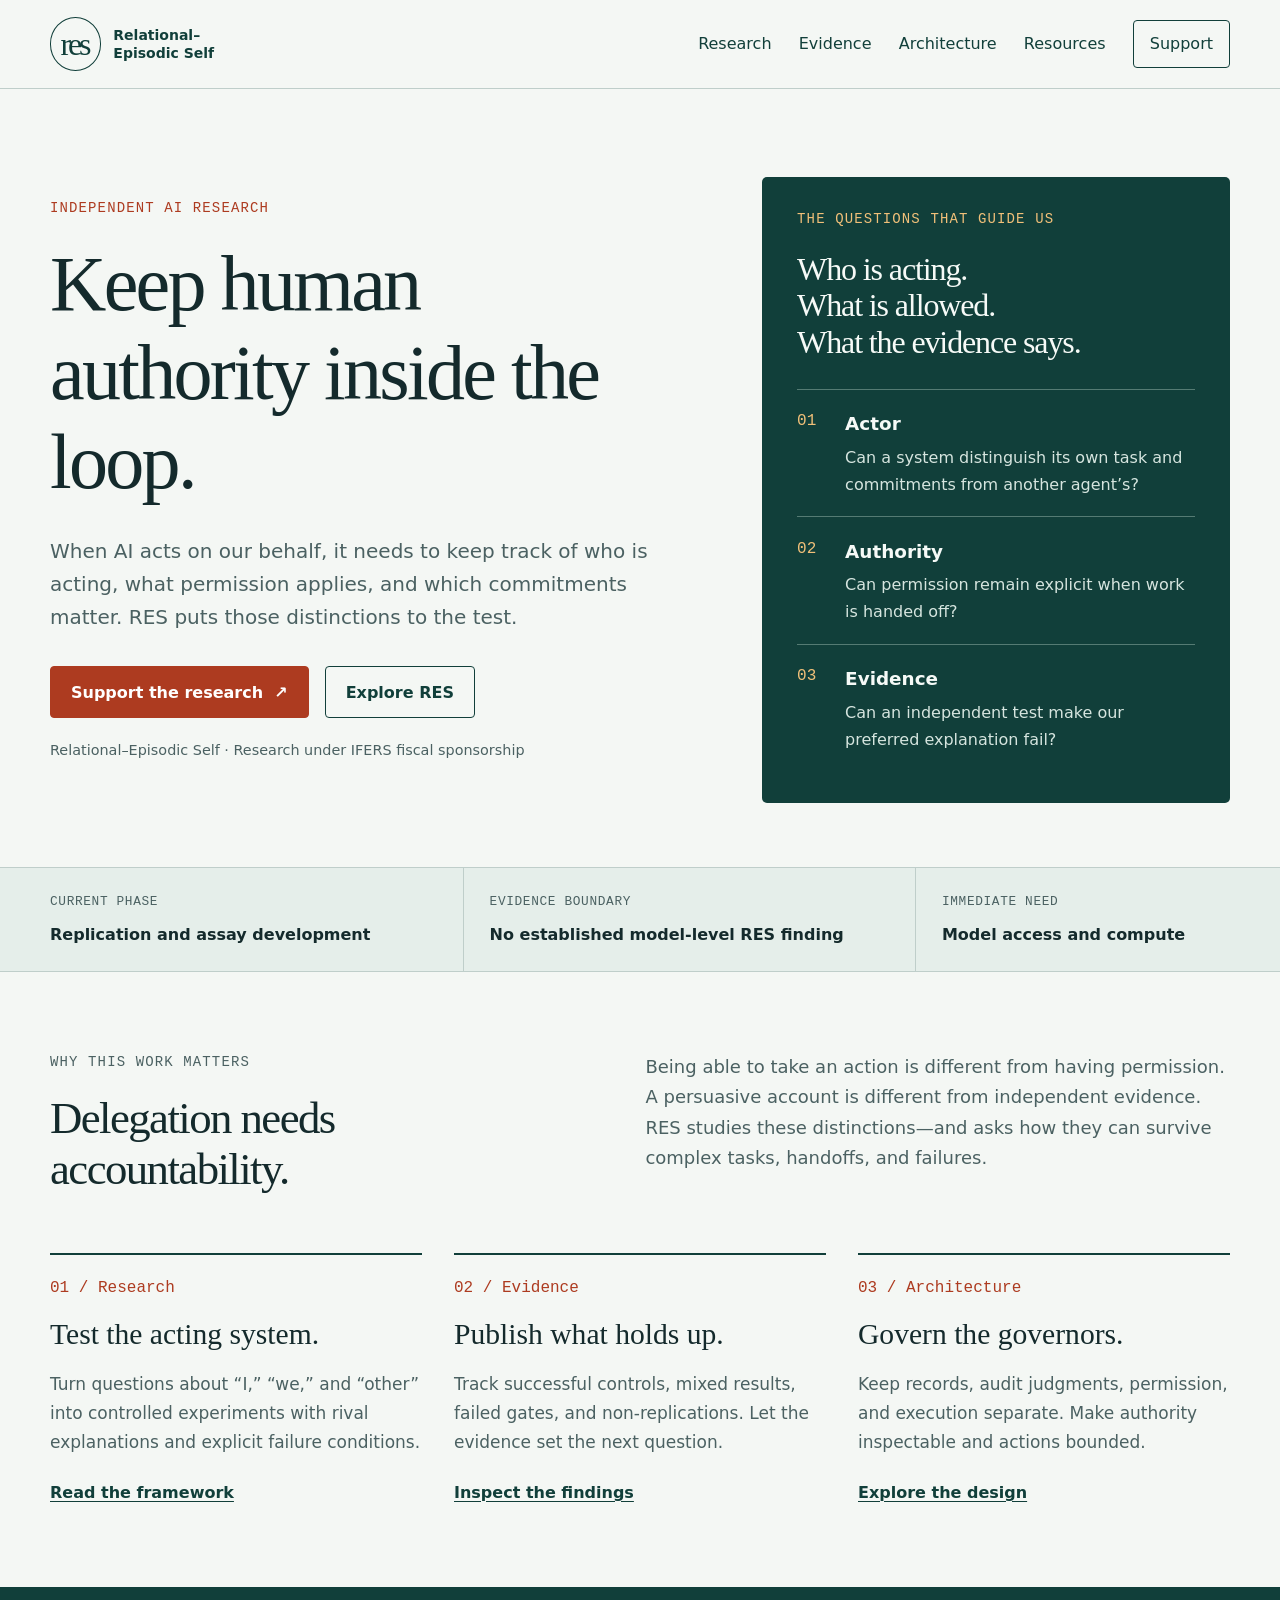
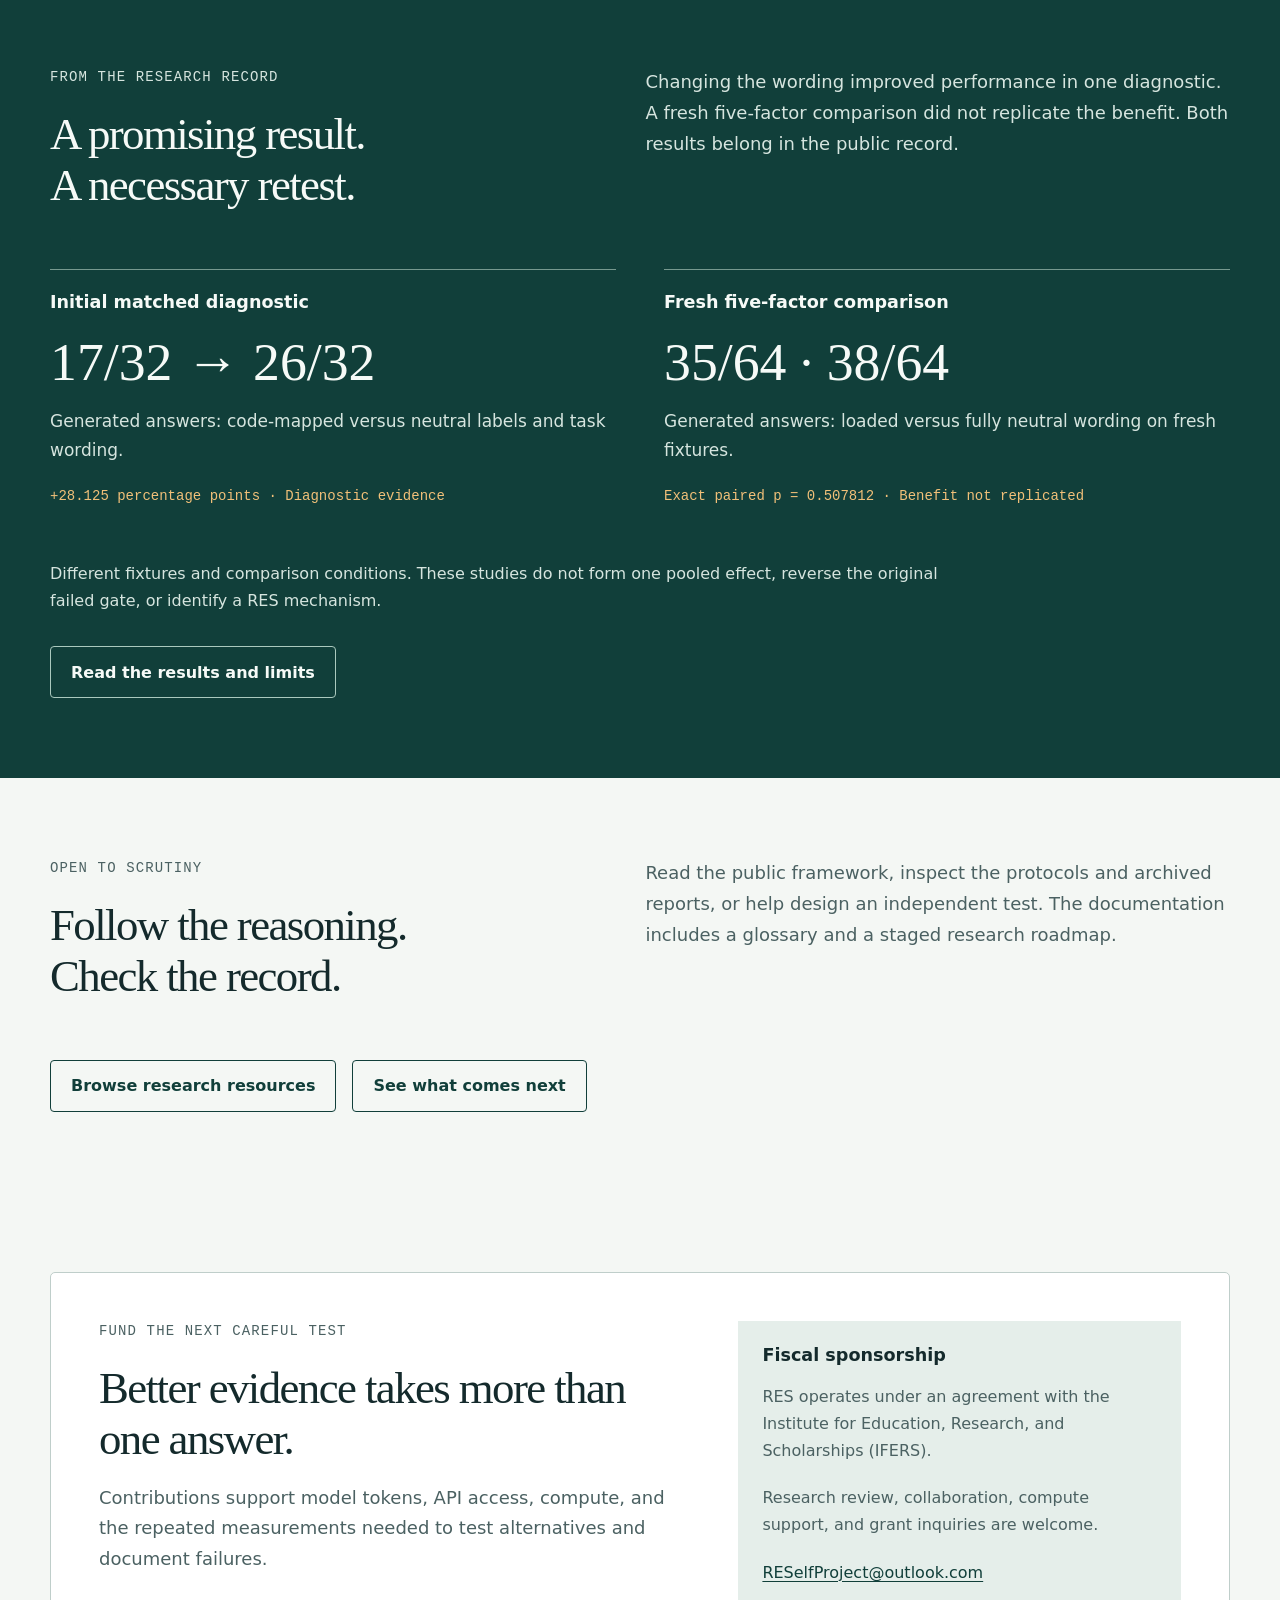
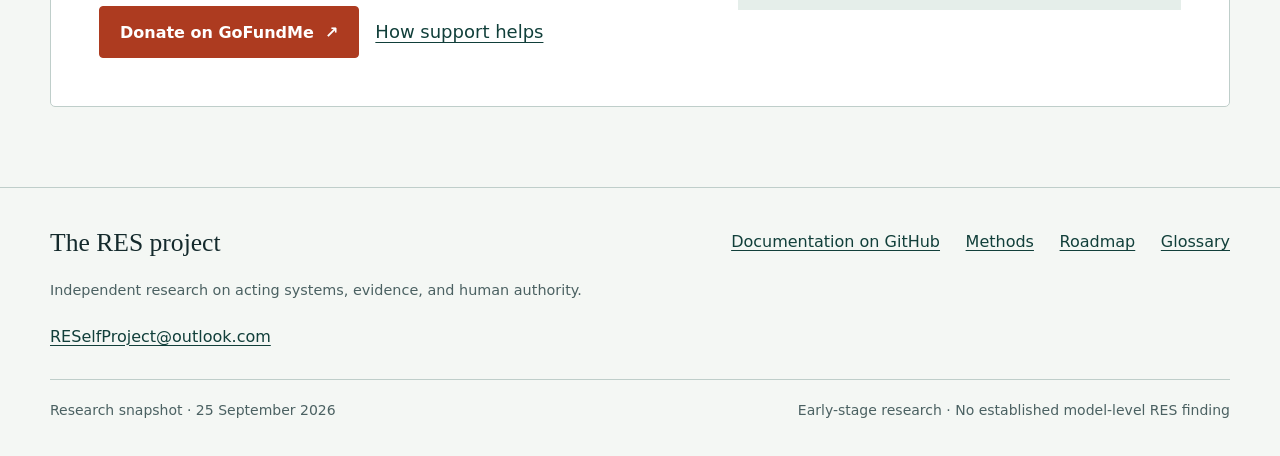
<file: site/index.html>
<!doctype html>
<html lang="en"><head><meta charset="utf-8"><meta name="viewport" content="width=device-width,initial-scale=1"><meta name="color-scheme" content="light dark"><meta name="theme-color" content="#113f3a"><title>RES Project: Relational–Episodic Self</title><meta name="description" content="undefined"><meta name="robots" content="index,follow"><meta property="og:site_name" content="RES Project"><meta property="og:title" content="RES Project: Relational–Episodic Self"><meta property="og:description" content="undefined"><meta property="og:type" content="website"><meta name="twitter:card" content="summary"><meta name="twitter:title" content="RES Project: Relational–Episodic Self"><meta name="twitter:description" content="undefined"><script type="application/ld+json">{"@context":"https://schema.org","@type":"WebSite","@id":"https://resproject.org/#website","name":"RES Project","alternateName":"Relational–Episodic Self","url":"https://resproject.org/","description":"The RES Project (Relational–Episodic Self) studies how AI systems track actors, roles, authority, and commitments to support accountable AI delegation.","inLanguage":"en"}</script><link rel="canonical" href="https://resproject.org/"><meta property="og:url" content="https://resproject.org/"><link rel="icon" type="image/svg+xml" href="data:image/svg+xml,%3Csvg%20xmlns%3D%22http%3A%2F%2Fwww.w3.org%2F2000%2Fsvg%22%20viewBox%3D%220%200%2064%2064%22%3E%3Crect%20width%3D%2264%22%20height%3D%2264%22%20rx%3D%2212%22%20fill%3D%22%23113f3a%22%2F%3E%3Ctext%20x%3D%2232%22%20y%3D%2246%22%20text-anchor%3D%22middle%22%20font-family%3D%22Georgia%2Cserif%22%20font-size%3D%2247%22%20fill%3D%22%23f6faf7%22%3ER%3C%2Ftext%3E%3Ccircle%20cx%3D%2251%22%20cy%3D%2214%22%20r%3D%225%22%20fill%3D%22%23ef926f%22%2F%3E%3C%2Fsvg%3E"><link rel="stylesheet" href="assets/site.css"></head><body>
<a class="skip" href="#main">Skip to content</a><header class="site-header"><div class="wrap header-inner"><a class="brand" href="index.html" aria-label="RES home"><span class="brand-mark" aria-hidden="true">res</span><span class="brand-name">Relational–<br>Episodic Self</span></a><nav class="desktop-nav" aria-label="Main navigation"><a href="research.html">Research</a><a href="findings.html">Evidence</a><a href="architecture.html">Architecture</a><a href="resources.html">Resources</a><a href="support.html" class="nav-support">Support</a></nav><details class="mobile-nav"><summary>Menu</summary><nav aria-label="Mobile navigation"><a href="research.html">Research</a><a href="findings.html">Evidence</a><a href="architecture.html">Architecture</a><a href="resources.html">Resources</a><a href="support.html" class="nav-support">Support</a></nav></details></div></header>
<main id="main"><section class="hero"><div class="wrap hero-grid"><div><p class="eyebrow">Independent AI research</p><h1>Keep human authority inside the loop.</h1><p class="intro">When AI acts on our behalf, it needs to keep track of who is acting, what permission applies, and which commitments matter. RES puts those distinctions to the test.</p><div class="actions"><a class="button button-primary" href="https://gofund.me/95781ab95">Support the research <span aria-hidden="true">↗</span></a><a class="button" href="research.html">Explore RES</a></div><p class="hero-note">Relational–Episodic Self · Research under IFERS fiscal sponsorship</p></div><aside class="question-panel" aria-label="The project's research questions"><p class="eyebrow">The questions that guide us</p><h2>Who is acting.<br>What is allowed.<br>What the evidence says.</h2><div class="question-row"><span>01</span><div><strong>Actor</strong><p>Can a system distinguish its own task and commitments from another agent’s?</p></div></div><div class="question-row"><span>02</span><div><strong>Authority</strong><p>Can permission remain explicit when work is handed off?</p></div></div><div class="question-row"><span>03</span><div><strong>Evidence</strong><p>Can an independent test make our preferred explanation fail?</p></div></div></aside></div></section>
<div class="status-band"><div class="wrap status-grid"><div class="status-item"><span class="status-label">Current phase</span><strong>Replication and assay development</strong></div><div class="status-item"><span class="status-label">Evidence boundary</span><strong>No established model-level RES finding</strong></div><div class="status-item"><span class="status-label">Immediate need</span><strong>Model access and compute</strong></div></div></div>
<section class="section"><div class="wrap"><div class="section-top"><div><p class="eyebrow">Why this work matters</p><h2>Delegation needs<br>accountability.</h2></div><p>Being able to take an action is different from having permission. A persuasive account is different from independent evidence. RES studies these distinctions—and asks how they can survive complex tasks, handoffs, and failures.</p></div><div class="chapter-grid"><article class="chapter"><span class="number">01 / Research</span><h3>Test the acting system.</h3><p>Turn questions about “I,” “we,” and “other” into controlled experiments with rival explanations and explicit failure conditions.</p><a href="paper.html">Read the framework</a></article><article class="chapter"><span class="number">02 / Evidence</span><h3>Publish what holds up.</h3><p>Track successful controls, mixed results, failed gates, and non-replications. Let the evidence set the next question.</p><a href="findings.html">Inspect the findings</a></article><article class="chapter"><span class="number">03 / Architecture</span><h3>Govern the governors.</h3><p>Keep records, audit judgments, permission, and execution separate. Make authority inspectable and actions bounded.</p><a href="architecture.html">Explore the design</a></article></div></div></section>
<section class="section evidence-section"><div class="wrap"><div class="section-top"><div><p class="eyebrow">From the research record</p><h2>A promising result.<br>A necessary retest.</h2></div><p>Changing the wording improved performance in one diagnostic. A fresh five-factor comparison did not replicate the benefit. Both results belong in the public record.</p></div><div class="evidence-grid"><article class="evidence-box"><h3>Initial matched diagnostic</h3><div class="big-result">17/32 → 26/32</div><p>Generated answers: code-mapped versus neutral labels and task wording.</p><p class="meta">+28.125 percentage points · Diagnostic evidence</p></article><article class="evidence-box"><h3>Fresh five-factor comparison</h3><div class="big-result">35/64 · 38/64</div><p>Generated answers: loaded versus fully neutral wording on fresh fixtures.</p><p class="meta">Exact paired p = 0.507812 · Benefit not replicated</p></article></div><p class="evidence-footnote">Different fixtures and comparison conditions. These studies do not form one pooled effect, reverse the original failed gate, or identify a RES mechanism.</p><div class="actions"><a class="button" href="findings.html">Read the results and limits</a></div></div></section>
<section class="section"><div class="wrap"><div class="section-top"><div><p class="eyebrow">Open to scrutiny</p><h2>Follow the reasoning.<br>Check the record.</h2></div><p>Read the public framework, inspect the protocols and archived reports, or help design an independent test. The documentation includes a glossary and a staged research roadmap.</p></div><div class="actions"><a class="button" href="resources.html">Browse research resources</a><a class="button" href="roadmap.html">See what comes next</a></div></div></section>
<section class="section"><div class="wrap support-panel"><div><p class="eyebrow">Fund the next careful test</p><h2>Better evidence takes more than one answer.</h2><p>Contributions support model tokens, API access, compute, and the repeated measurements needed to test alternatives and document failures.</p><div class="actions"><a class="button button-primary" href="https://gofund.me/95781ab95">Donate on GoFundMe <span aria-hidden="true">↗</span></a><a href="support.html">How support helps</a></div></div><aside class="support-details"><h3>Fiscal sponsorship</h3><p>RES operates under an agreement with the Institute for Education, Research, and Scholarships (IFERS).</p><p>Research review, collaboration, compute support, and grant inquiries are welcome.</p><a href="mailto:RESelfProject@outlook.com">RESelfProject@outlook.com</a></aside></div></section></main>
<footer class="site-footer"><div class="wrap"><div class="footer-top"><div><p class="footer-title">The RES project</p><p class="footer-note">Independent research on acting systems, evidence, and human authority.</p><a href="mailto:RESelfProject@outlook.com">RESelfProject@outlook.com</a></div><nav class="footer-links" aria-label="More from RES"><a href="https://github.com/NeonInsight/RES-Project">Documentation on GitHub</a><a href="methods.html">Methods</a><a href="roadmap.html">Roadmap</a><a href="glossary.html">Glossary</a></nav></div><div class="footer-bottom"><span>Research snapshot · 25 September 2026</span><span>Early-stage research · No established model-level RES finding</span></div></div></footer></body></html>
</file>
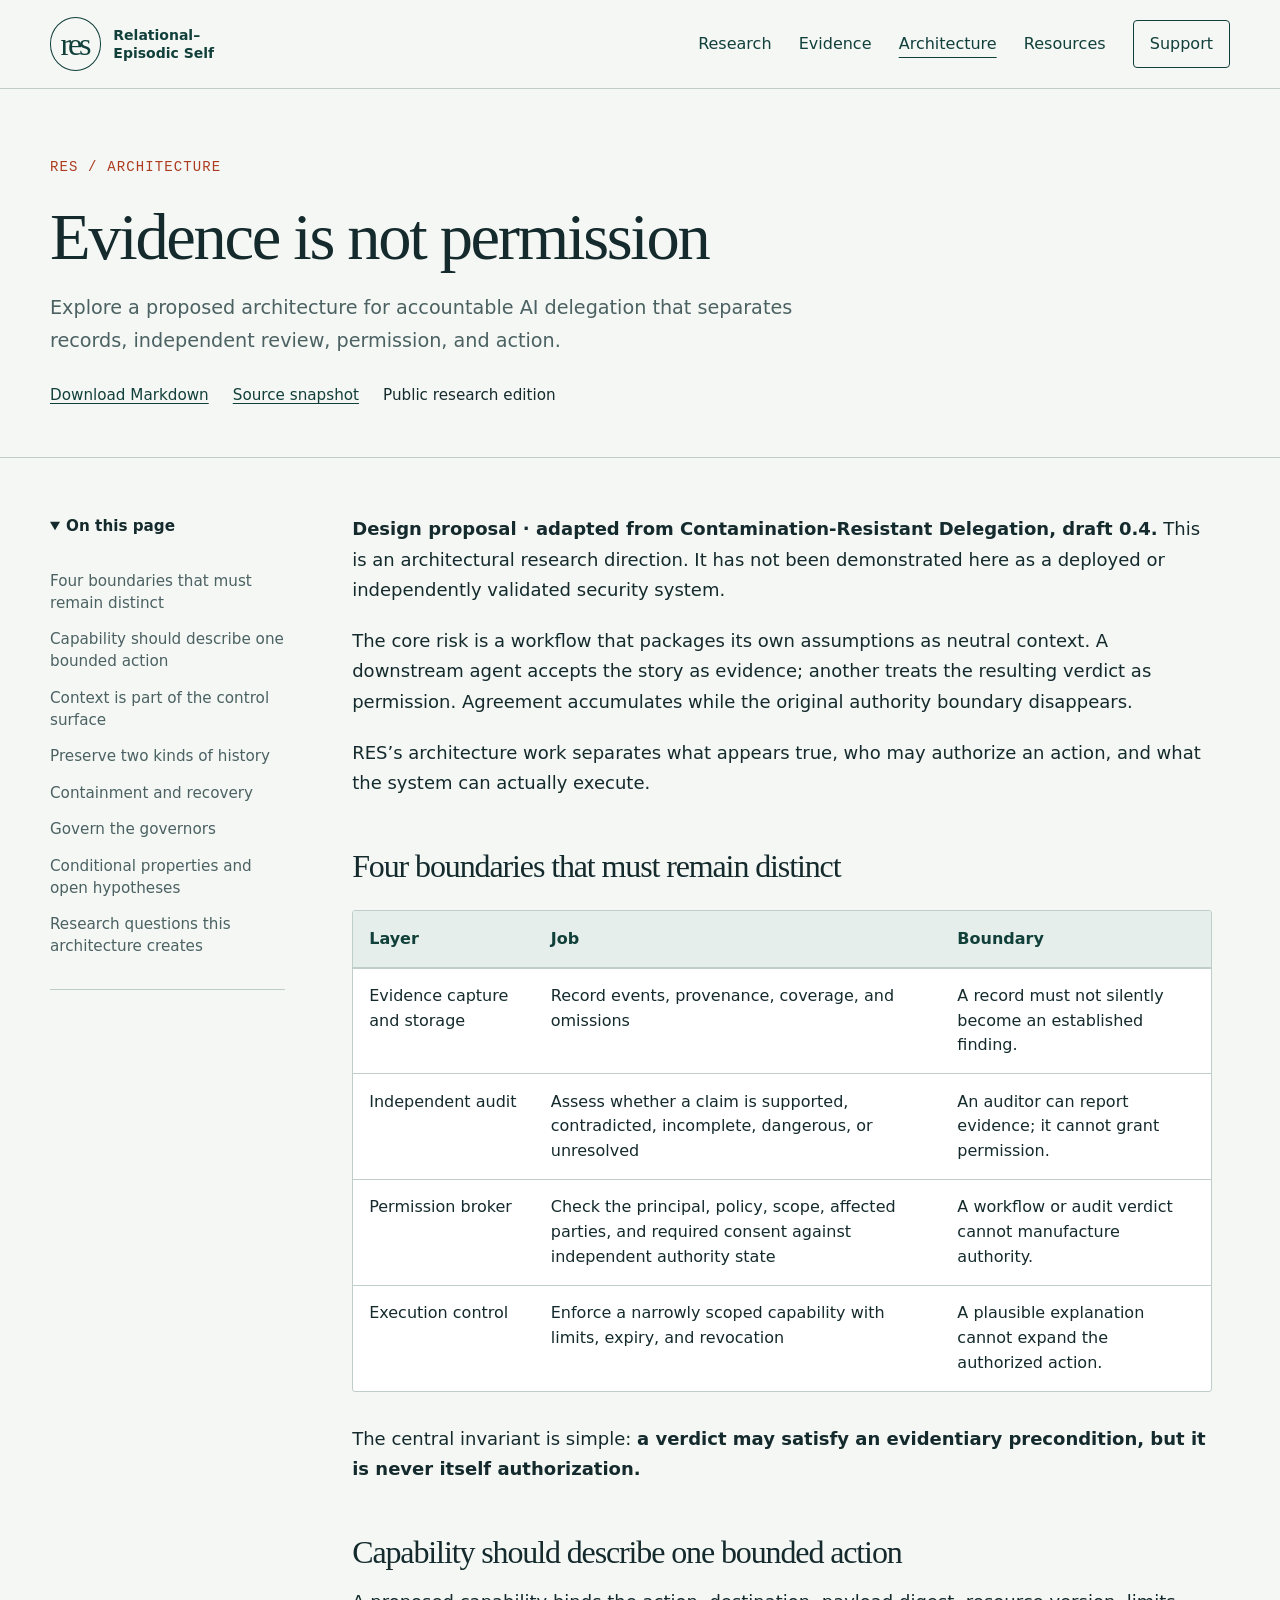
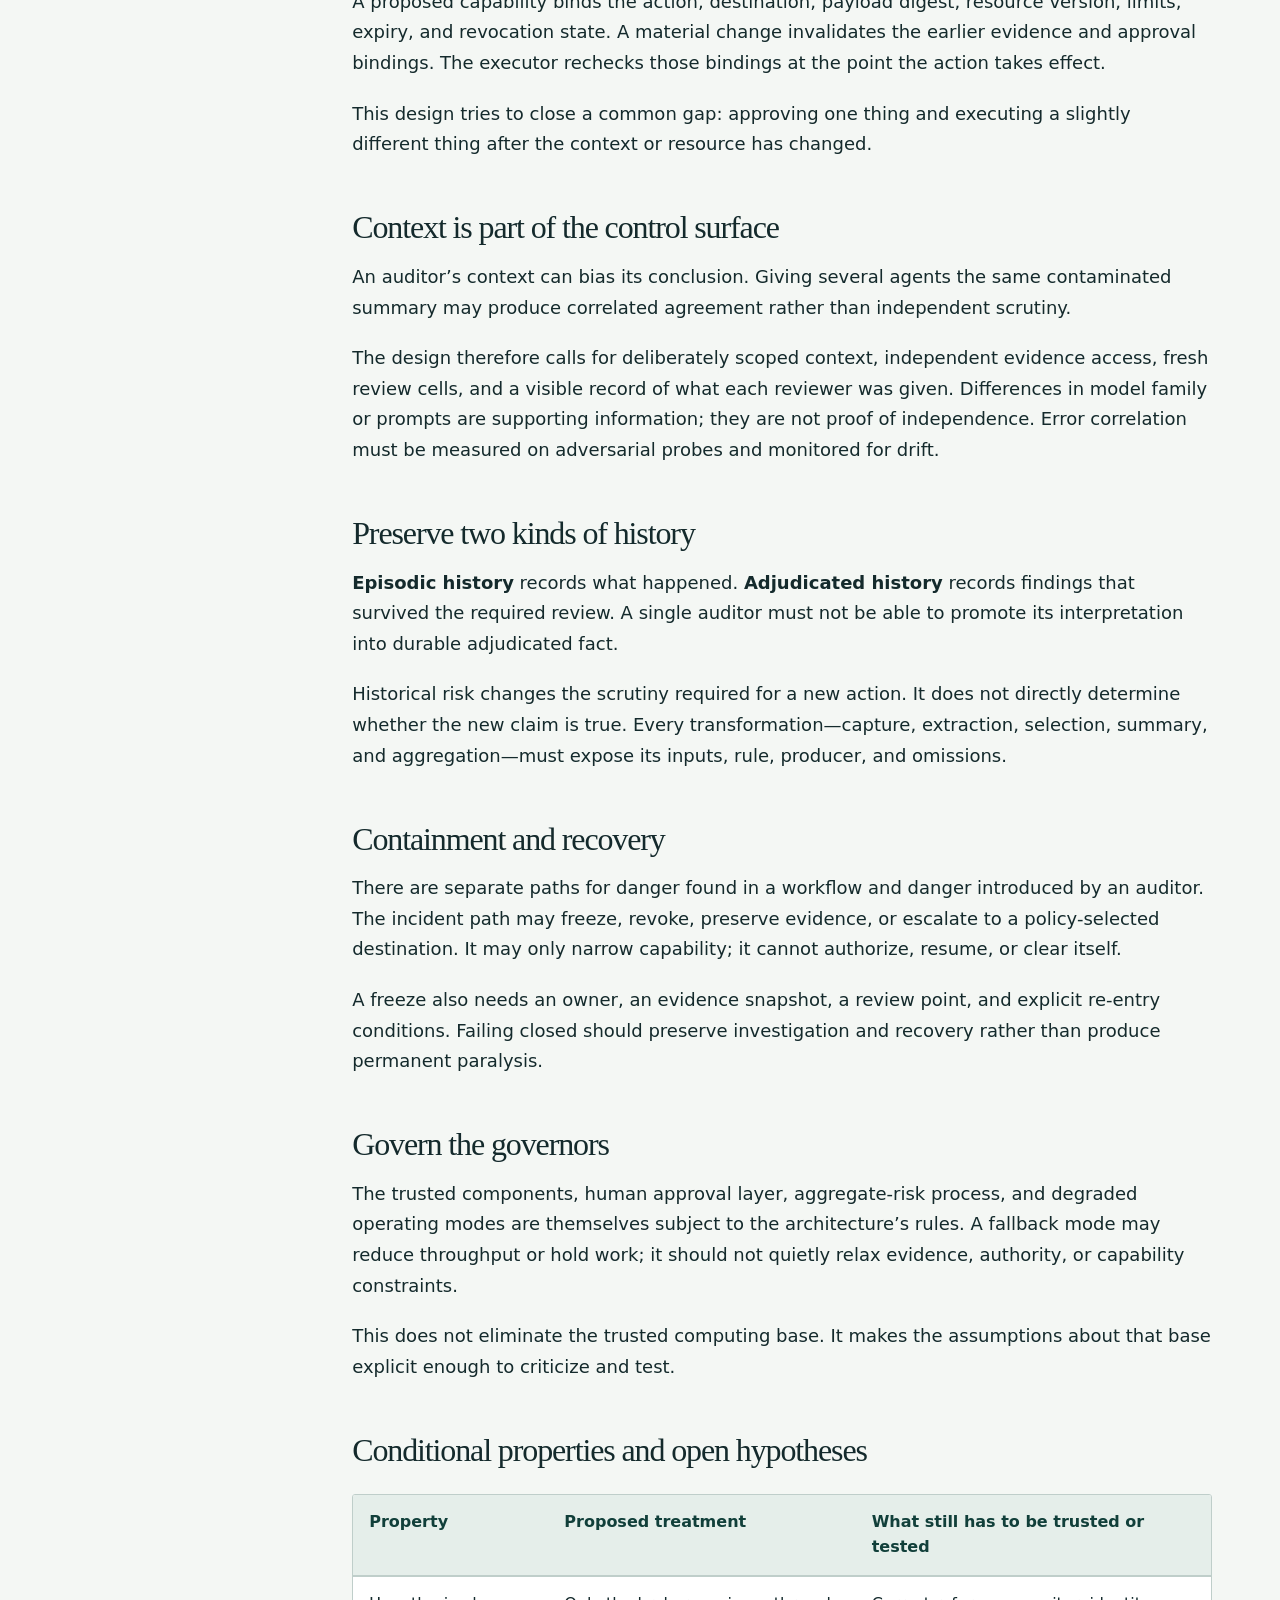
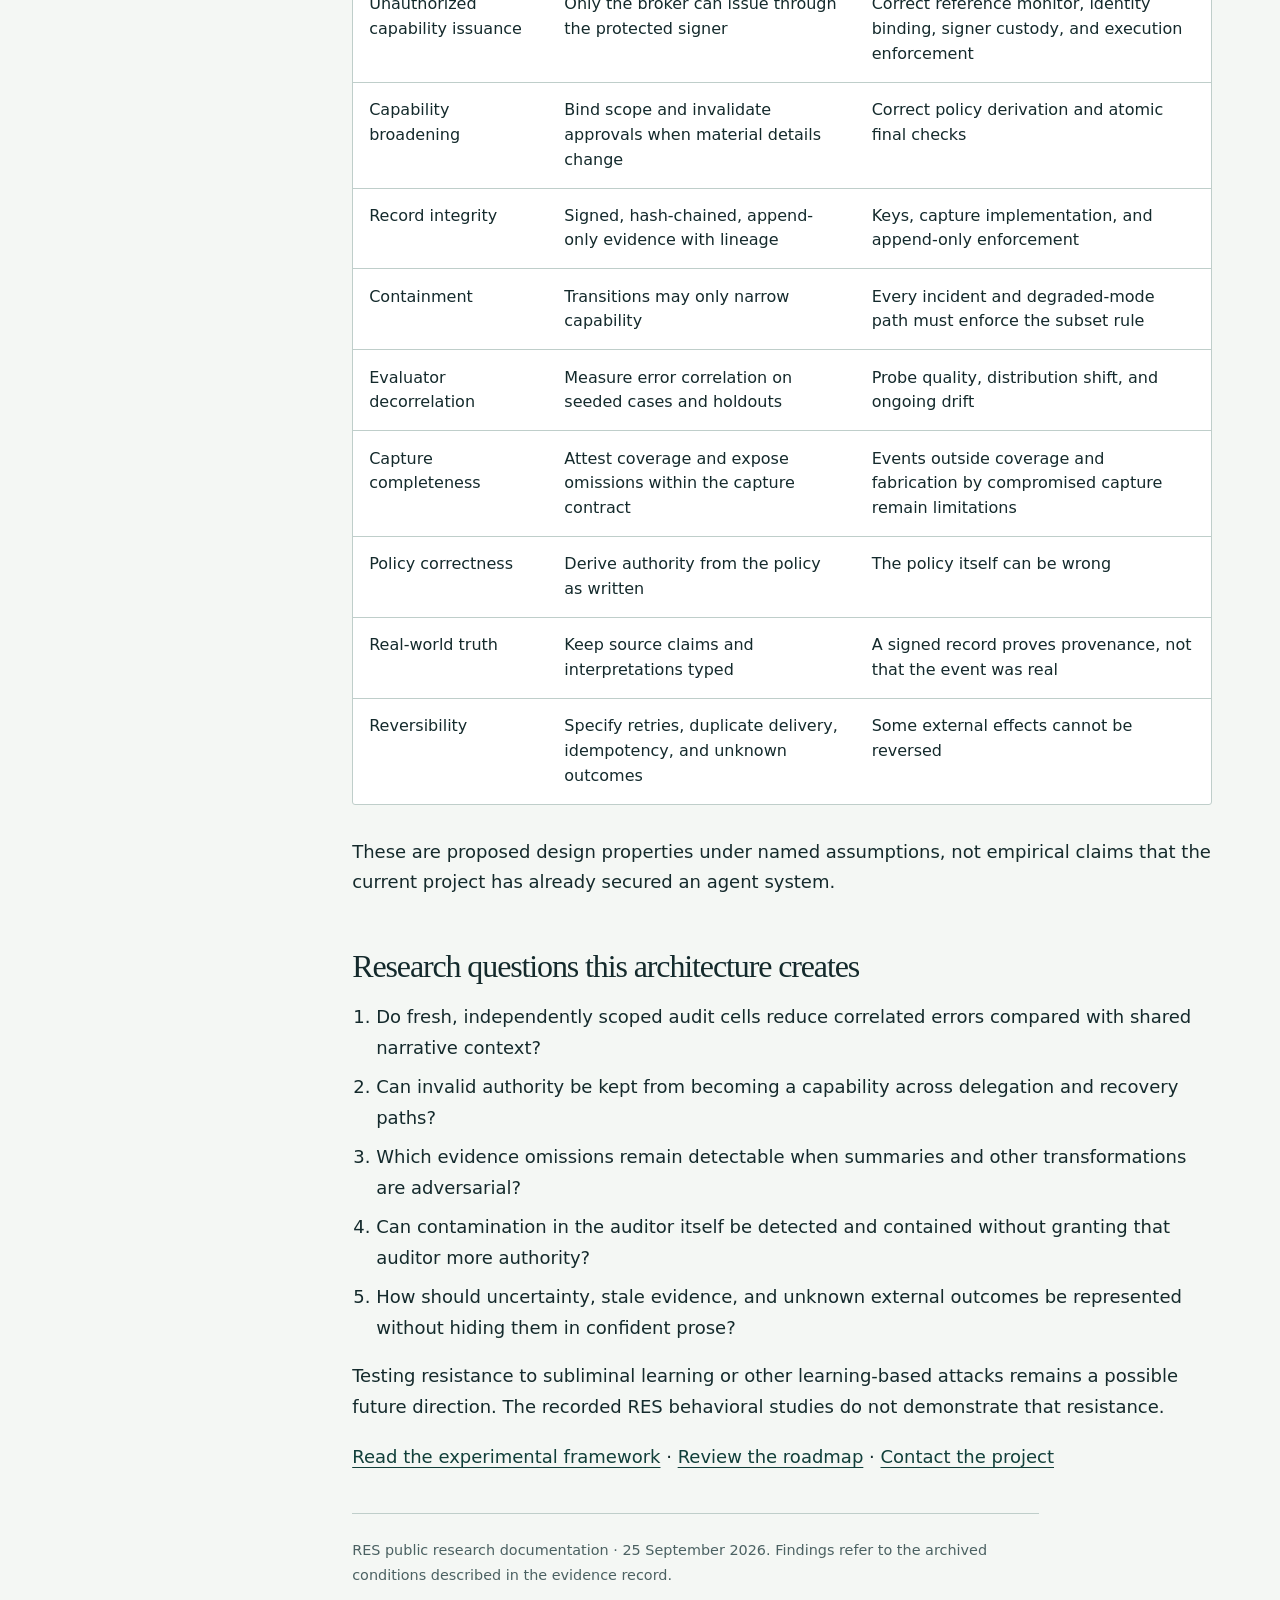
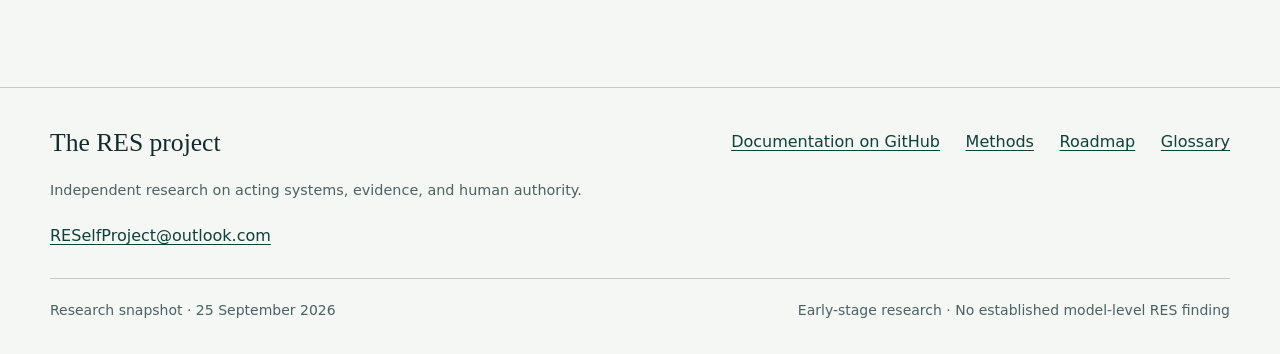
<file: site/architecture.html>
<!doctype html>
<html lang="en"><head><meta charset="utf-8"><meta name="viewport" content="width=device-width,initial-scale=1"><meta name="color-scheme" content="light dark"><meta name="theme-color" content="#113f3a"><title>RES Project: Accountable AI Delegation Architecture</title><meta name="description" content="Explore a proposed architecture for accountable AI delegation that separates records, independent review, permission, and action."><meta name="robots" content="index,follow"><meta property="og:site_name" content="RES Project"><meta property="og:title" content="RES Project: Accountable AI Delegation Architecture"><meta property="og:description" content="Explore a proposed architecture for accountable AI delegation that separates records, independent review, permission, and action."><meta property="og:type" content="website"><meta name="twitter:card" content="summary"><meta name="twitter:title" content="RES Project: Accountable AI Delegation Architecture"><meta name="twitter:description" content="Explore a proposed architecture for accountable AI delegation that separates records, independent review, permission, and action."><link rel="canonical" href="https://resproject.org/architecture.html"><meta property="og:url" content="https://resproject.org/architecture.html"><link rel="icon" type="image/svg+xml" href="data:image/svg+xml,%3Csvg%20xmlns%3D%22http%3A%2F%2Fwww.w3.org%2F2000%2Fsvg%22%20viewBox%3D%220%200%2064%2064%22%3E%3Crect%20width%3D%2264%22%20height%3D%2264%22%20rx%3D%2212%22%20fill%3D%22%23113f3a%22%2F%3E%3Ctext%20x%3D%2232%22%20y%3D%2246%22%20text-anchor%3D%22middle%22%20font-family%3D%22Georgia%2Cserif%22%20font-size%3D%2247%22%20fill%3D%22%23f6faf7%22%3ER%3C%2Ftext%3E%3Ccircle%20cx%3D%2251%22%20cy%3D%2214%22%20r%3D%225%22%20fill%3D%22%23ef926f%22%2F%3E%3C%2Fsvg%3E"><link rel="stylesheet" href="assets/site.css"></head><body>
<a class="skip" href="#main">Skip to content</a><header class="site-header"><div class="wrap header-inner"><a class="brand" href="index.html" aria-label="RES home"><span class="brand-mark" aria-hidden="true">res</span><span class="brand-name">Relational–<br>Episodic Self</span></a><nav class="desktop-nav" aria-label="Main navigation"><a href="research.html">Research</a><a href="findings.html">Evidence</a><a href="architecture.html" aria-current="page">Architecture</a><a href="resources.html">Resources</a><a href="support.html" class="nav-support">Support</a></nav><details class="mobile-nav"><summary>Menu</summary><nav aria-label="Mobile navigation"><a href="research.html">Research</a><a href="findings.html">Evidence</a><a href="architecture.html" aria-current="page">Architecture</a><a href="resources.html">Resources</a><a href="support.html" class="nav-support">Support</a></nav></details></div></header>
<main id="main"><header class="page-mast"><div class="wrap"><p class="eyebrow">RES / Architecture</p><h1>Evidence is not permission</h1><p class="page-deck">Explore a proposed architecture for accountable AI delegation that separates records, independent review, permission, and action.</p><div class="page-tools"><a href="downloads/architecture.md" download>Download Markdown</a><a href="resources.html#source-snapshot">Source snapshot</a><span>Public research edition</span></div></div></header><div class="wrap reading-layout"><aside class="toc" aria-label="Contents"><details open><summary>On this page</summary><ol><li><a href="#four-boundaries-that-must-remain-distinct">Four boundaries that must remain distinct</a></li><li><a href="#capability-should-describe-one-bounded-action">Capability should describe one bounded action</a></li><li><a href="#context-is-part-of-the-control-surface">Context is part of the control surface</a></li><li><a href="#preserve-two-kinds-of-history">Preserve two kinds of history</a></li><li><a href="#containment-and-recovery">Containment and recovery</a></li><li><a href="#govern-the-governors">Govern the governors</a></li><li><a href="#conditional-properties-and-open-hypotheses">Conditional properties and open hypotheses</a></li><li><a href="#research-questions-this-architecture-creates">Research questions this architecture creates</a></li></ol></details></aside><article class="reading-content"><p><strong>Design proposal · adapted from Contamination-Resistant Delegation, draft 0.4.</strong> This is an architectural research direction. It has not been demonstrated here as a deployed or independently validated security system.</p>
<p>The core risk is a workflow that packages its own assumptions as neutral context. A downstream agent accepts the story as evidence; another treats the resulting verdict as permission. Agreement accumulates while the original authority boundary disappears.</p>
<p>RES’s architecture work separates what appears true, who may authorize an action, and what the system can actually execute.</p>
<h2 id="four-boundaries-that-must-remain-distinct">Four boundaries that must remain distinct</h2>
<div class="table-wrap" role="region" aria-label="Research table; scroll horizontally if needed" tabindex="0"><table>
<thead>
<tr>
<th>Layer</th>
<th>Job</th>
<th>Boundary</th>
</tr>
</thead>
<tbody><tr>
<td>Evidence capture and storage</td>
<td>Record events, provenance, coverage, and omissions</td>
<td>A record must not silently become an established finding.</td>
</tr>
<tr>
<td>Independent audit</td>
<td>Assess whether a claim is supported, contradicted, incomplete, dangerous, or unresolved</td>
<td>An auditor can report evidence; it cannot grant permission.</td>
</tr>
<tr>
<td>Permission broker</td>
<td>Check the principal, policy, scope, affected parties, and required consent against independent authority state</td>
<td>A workflow or audit verdict cannot manufacture authority.</td>
</tr>
<tr>
<td>Execution control</td>
<td>Enforce a narrowly scoped capability with limits, expiry, and revocation</td>
<td>A plausible explanation cannot expand the authorized action.</td>
</tr>
</tbody></table></div>
<p>The central invariant is simple: <strong>a verdict may satisfy an evidentiary precondition, but it is never itself authorization.</strong></p>
<h2 id="capability-should-describe-one-bounded-action">Capability should describe one bounded action</h2>
<p>A proposed capability binds the action, destination, payload digest, resource version, limits, expiry, and revocation state. A material change invalidates the earlier evidence and approval bindings. The executor rechecks those bindings at the point the action takes effect.</p>
<p>This design tries to close a common gap: approving one thing and executing a slightly different thing after the context or resource has changed.</p>
<h2 id="context-is-part-of-the-control-surface">Context is part of the control surface</h2>
<p>An auditor’s context can bias its conclusion. Giving several agents the same contaminated summary may produce correlated agreement rather than independent scrutiny.</p>
<p>The design therefore calls for deliberately scoped context, independent evidence access, fresh review cells, and a visible record of what each reviewer was given. Differences in model family or prompts are supporting information; they are not proof of independence. Error correlation must be measured on adversarial probes and monitored for drift.</p>
<h2 id="preserve-two-kinds-of-history">Preserve two kinds of history</h2>
<p><strong>Episodic history</strong> records what happened. <strong>Adjudicated history</strong> records findings that survived the required review. A single auditor must not be able to promote its interpretation into durable adjudicated fact.</p>
<p>Historical risk changes the scrutiny required for a new action. It does not directly determine whether the new claim is true. Every transformation—capture, extraction, selection, summary, and aggregation—must expose its inputs, rule, producer, and omissions.</p>
<h2 id="containment-and-recovery">Containment and recovery</h2>
<p>There are separate paths for danger found in a workflow and danger introduced by an auditor. The incident path may freeze, revoke, preserve evidence, or escalate to a policy-selected destination. It may only narrow capability; it cannot authorize, resume, or clear itself.</p>
<p>A freeze also needs an owner, an evidence snapshot, a review point, and explicit re-entry conditions. Failing closed should preserve investigation and recovery rather than produce permanent paralysis.</p>
<h2 id="govern-the-governors">Govern the governors</h2>
<p>The trusted components, human approval layer, aggregate-risk process, and degraded operating modes are themselves subject to the architecture’s rules. A fallback mode may reduce throughput or hold work; it should not quietly relax evidence, authority, or capability constraints.</p>
<p>This does not eliminate the trusted computing base. It makes the assumptions about that base explicit enough to criticize and test.</p>
<h2 id="conditional-properties-and-open-hypotheses">Conditional properties and open hypotheses</h2>
<div class="table-wrap" role="region" aria-label="Research table; scroll horizontally if needed" tabindex="0"><table>
<thead>
<tr>
<th>Property</th>
<th>Proposed treatment</th>
<th>What still has to be trusted or tested</th>
</tr>
</thead>
<tbody><tr>
<td>Unauthorized capability issuance</td>
<td>Only the broker can issue through the protected signer</td>
<td>Correct reference monitor, identity binding, signer custody, and execution enforcement</td>
</tr>
<tr>
<td>Capability broadening</td>
<td>Bind scope and invalidate approvals when material details change</td>
<td>Correct policy derivation and atomic final checks</td>
</tr>
<tr>
<td>Record integrity</td>
<td>Signed, hash-chained, append-only evidence with lineage</td>
<td>Keys, capture implementation, and append-only enforcement</td>
</tr>
<tr>
<td>Containment</td>
<td>Transitions may only narrow capability</td>
<td>Every incident and degraded-mode path must enforce the subset rule</td>
</tr>
<tr>
<td>Evaluator decorrelation</td>
<td>Measure error correlation on seeded cases and holdouts</td>
<td>Probe quality, distribution shift, and ongoing drift</td>
</tr>
<tr>
<td>Capture completeness</td>
<td>Attest coverage and expose omissions within the capture contract</td>
<td>Events outside coverage and fabrication by compromised capture remain limitations</td>
</tr>
<tr>
<td>Policy correctness</td>
<td>Derive authority from the policy as written</td>
<td>The policy itself can be wrong</td>
</tr>
<tr>
<td>Real-world truth</td>
<td>Keep source claims and interpretations typed</td>
<td>A signed record proves provenance, not that the event was real</td>
</tr>
<tr>
<td>Reversibility</td>
<td>Specify retries, duplicate delivery, idempotency, and unknown outcomes</td>
<td>Some external effects cannot be reversed</td>
</tr>
</tbody></table></div>
<p>These are proposed design properties under named assumptions, not empirical claims that the current project has already secured an agent system.</p>
<h2 id="research-questions-this-architecture-creates">Research questions this architecture creates</h2>
<ol>
<li>Do fresh, independently scoped audit cells reduce correlated errors compared with shared narrative context?</li>
<li>Can invalid authority be kept from becoming a capability across delegation and recovery paths?</li>
<li>Which evidence omissions remain detectable when summaries and other transformations are adversarial?</li>
<li>Can contamination in the auditor itself be detected and contained without granting that auditor more authority?</li>
<li>How should uncertainty, stale evidence, and unknown external outcomes be represented without hiding them in confident prose?</li>
</ol>
<p>Testing resistance to subliminal learning or other learning-based attacks remains a possible future direction. The recorded RES behavioral studies do not demonstrate that resistance.</p>
<p><a href="paper.html">Read the experimental framework</a> · <a href="roadmap.html">Review the roadmap</a> · <a href="support.html#contact">Contact the project</a></p>
<p class="source-note">RES public research documentation · 25 September 2026. Findings refer to the archived conditions described in the evidence record.</p></article></div></main>
<footer class="site-footer"><div class="wrap"><div class="footer-top"><div><p class="footer-title">The RES project</p><p class="footer-note">Independent research on acting systems, evidence, and human authority.</p><a href="mailto:RESelfProject@outlook.com">RESelfProject@outlook.com</a></div><nav class="footer-links" aria-label="More from RES"><a href="https://github.com/NeonInsight/RES-Project">Documentation on GitHub</a><a href="methods.html">Methods</a><a href="roadmap.html">Roadmap</a><a href="glossary.html">Glossary</a></nav></div><div class="footer-bottom"><span>Research snapshot · 25 September 2026</span><span>Early-stage research · No established model-level RES finding</span></div></div></footer></body></html>
</file>
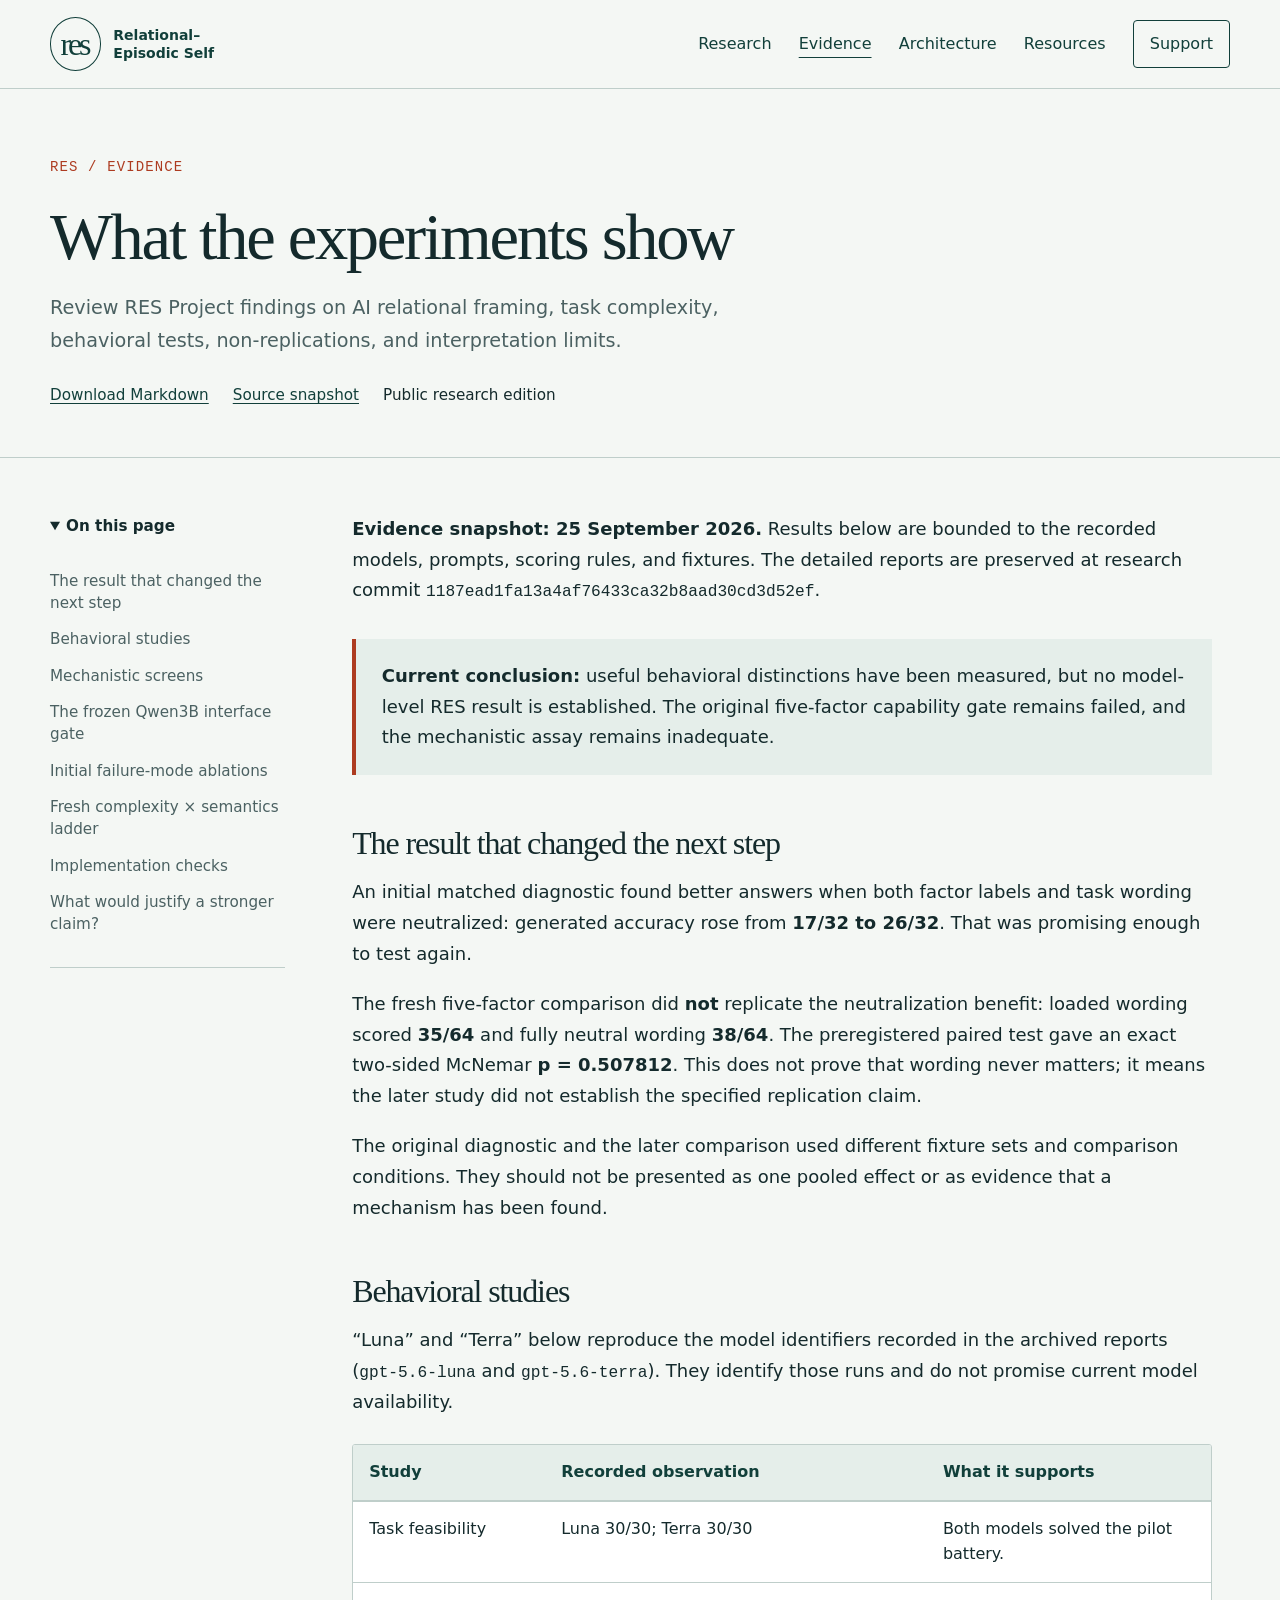
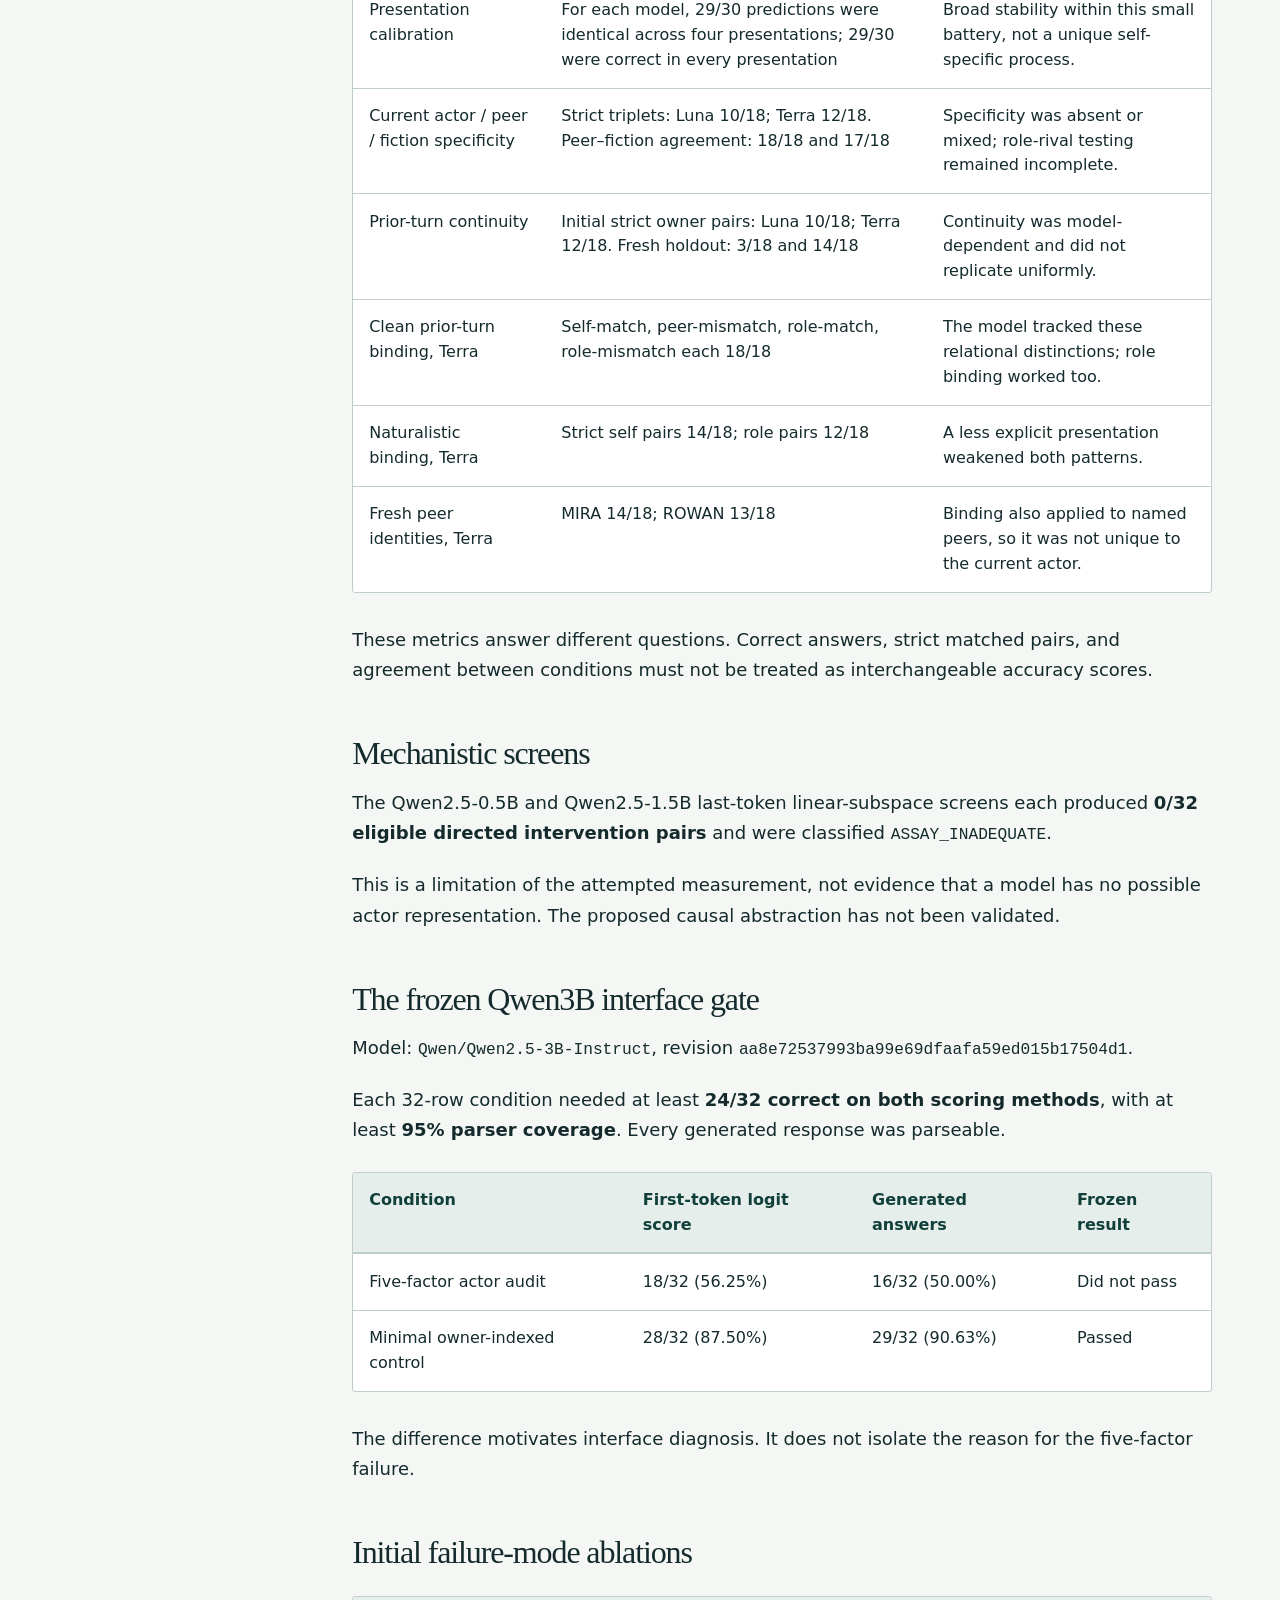
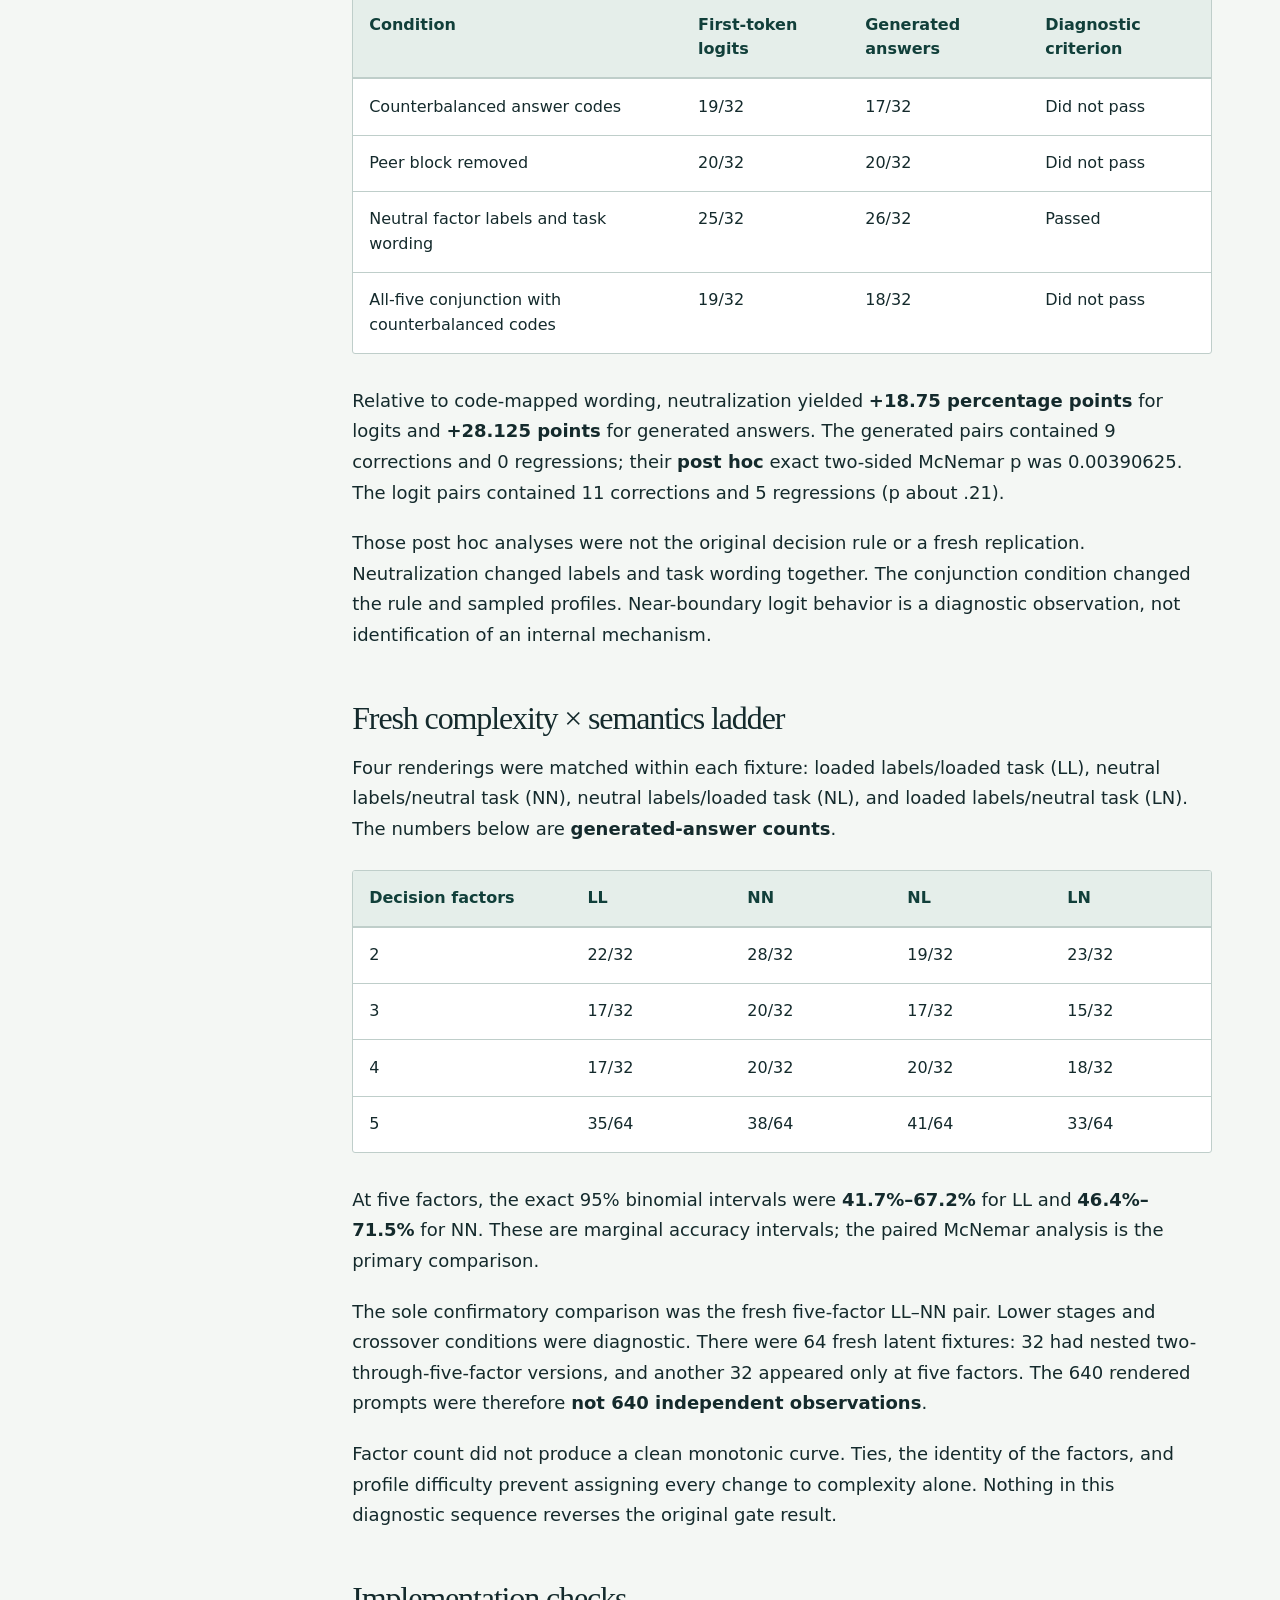
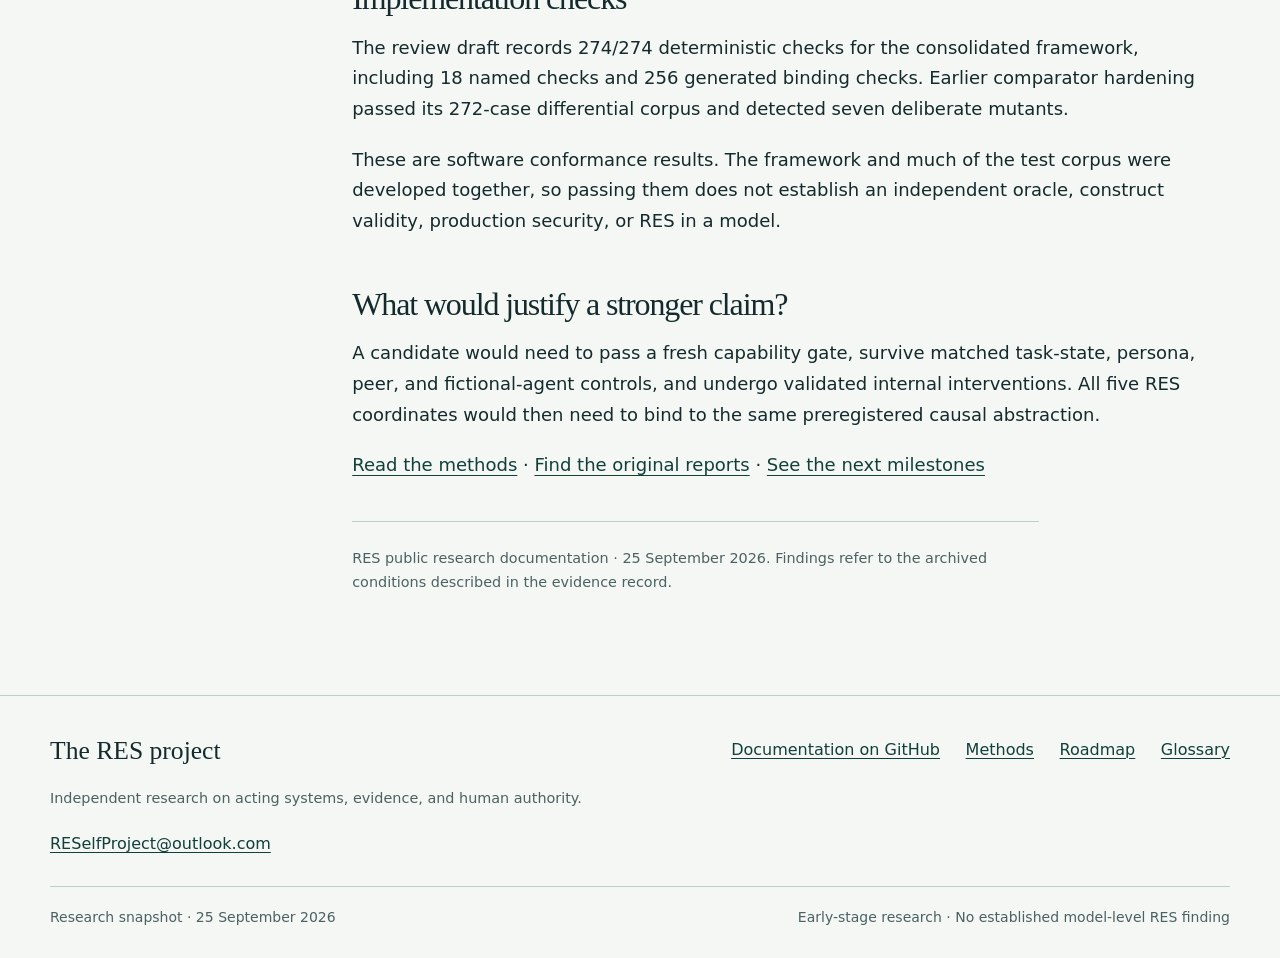
<file: site/findings.html>
<!doctype html>
<html lang="en"><head><meta charset="utf-8"><meta name="viewport" content="width=device-width,initial-scale=1"><meta name="color-scheme" content="light dark"><meta name="theme-color" content="#113f3a"><title>RES Project Findings: Relational Framing Tests</title><meta name="description" content="Review RES Project findings on AI relational framing, task complexity, behavioral tests, non-replications, and interpretation limits."><meta name="robots" content="index,follow"><meta property="og:site_name" content="RES Project"><meta property="og:title" content="RES Project Findings: Relational Framing Tests"><meta property="og:description" content="Review RES Project findings on AI relational framing, task complexity, behavioral tests, non-replications, and interpretation limits."><meta property="og:type" content="website"><meta name="twitter:card" content="summary"><meta name="twitter:title" content="RES Project Findings: Relational Framing Tests"><meta name="twitter:description" content="Review RES Project findings on AI relational framing, task complexity, behavioral tests, non-replications, and interpretation limits."><link rel="canonical" href="https://resproject.org/findings.html"><meta property="og:url" content="https://resproject.org/findings.html"><link rel="icon" type="image/svg+xml" href="data:image/svg+xml,%3Csvg%20xmlns%3D%22http%3A%2F%2Fwww.w3.org%2F2000%2Fsvg%22%20viewBox%3D%220%200%2064%2064%22%3E%3Crect%20width%3D%2264%22%20height%3D%2264%22%20rx%3D%2212%22%20fill%3D%22%23113f3a%22%2F%3E%3Ctext%20x%3D%2232%22%20y%3D%2246%22%20text-anchor%3D%22middle%22%20font-family%3D%22Georgia%2Cserif%22%20font-size%3D%2247%22%20fill%3D%22%23f6faf7%22%3ER%3C%2Ftext%3E%3Ccircle%20cx%3D%2251%22%20cy%3D%2214%22%20r%3D%225%22%20fill%3D%22%23ef926f%22%2F%3E%3C%2Fsvg%3E"><link rel="stylesheet" href="assets/site.css"></head><body>
<a class="skip" href="#main">Skip to content</a><header class="site-header"><div class="wrap header-inner"><a class="brand" href="index.html" aria-label="RES home"><span class="brand-mark" aria-hidden="true">res</span><span class="brand-name">Relational–<br>Episodic Self</span></a><nav class="desktop-nav" aria-label="Main navigation"><a href="research.html">Research</a><a href="findings.html" aria-current="page">Evidence</a><a href="architecture.html">Architecture</a><a href="resources.html">Resources</a><a href="support.html" class="nav-support">Support</a></nav><details class="mobile-nav"><summary>Menu</summary><nav aria-label="Mobile navigation"><a href="research.html">Research</a><a href="findings.html" aria-current="page">Evidence</a><a href="architecture.html">Architecture</a><a href="resources.html">Resources</a><a href="support.html" class="nav-support">Support</a></nav></details></div></header>
<main id="main"><header class="page-mast"><div class="wrap"><p class="eyebrow">RES / Evidence</p><h1>What the experiments show</h1><p class="page-deck">Review RES Project findings on AI relational framing, task complexity, behavioral tests, non-replications, and interpretation limits.</p><div class="page-tools"><a href="downloads/findings.md" download>Download Markdown</a><a href="resources.html#source-snapshot">Source snapshot</a><span>Public research edition</span></div></div></header><div class="wrap reading-layout"><aside class="toc" aria-label="Contents"><details open><summary>On this page</summary><ol><li><a href="#the-result-that-changed-the-next-step">The result that changed the next step</a></li><li><a href="#behavioral-studies">Behavioral studies</a></li><li><a href="#mechanistic-screens">Mechanistic screens</a></li><li><a href="#the-frozen-qwen3b-interface-gate">The frozen Qwen3B interface gate</a></li><li><a href="#initial-failure-mode-ablations">Initial failure-mode ablations</a></li><li><a href="#fresh-complexity-semantics-ladder">Fresh complexity × semantics ladder</a></li><li><a href="#implementation-checks">Implementation checks</a></li><li><a href="#what-would-justify-a-stronger-claim">What would justify a stronger claim?</a></li></ol></details></aside><article class="reading-content"><p><strong>Evidence snapshot: 25 September 2026.</strong> Results below are bounded to the recorded models, prompts, scoring rules, and fixtures. The detailed reports are preserved at research commit <code>1187ead1fa13a4af76433ca32b8aad30cd3d52ef</code>.</p>
<blockquote>
<p><strong>Current conclusion:</strong> useful behavioral distinctions have been measured, but no model-level RES result is established. The original five-factor capability gate remains failed, and the mechanistic assay remains inadequate.</p>
</blockquote>
<h2 id="the-result-that-changed-the-next-step">The result that changed the next step</h2>
<p>An initial matched diagnostic found better answers when both factor labels and task wording were neutralized: generated accuracy rose from <strong>17/32 to 26/32</strong>. That was promising enough to test again.</p>
<p>The fresh five-factor comparison did <strong>not</strong> replicate the neutralization benefit: loaded wording scored <strong>35/64</strong> and fully neutral wording <strong>38/64</strong>. The preregistered paired test gave an exact two-sided McNemar <strong>p = 0.507812</strong>. This does not prove that wording never matters; it means the later study did not establish the specified replication claim.</p>
<p>The original diagnostic and the later comparison used different fixture sets and comparison conditions. They should not be presented as one pooled effect or as evidence that a mechanism has been found.</p>
<h2 id="behavioral-studies">Behavioral studies</h2>
<p>“Luna” and “Terra” below reproduce the model identifiers recorded in the archived reports (<code>gpt-5.6-luna</code> and <code>gpt-5.6-terra</code>). They identify those runs and do not promise current model availability.</p>
<div class="table-wrap" role="region" aria-label="Research table; scroll horizontally if needed" tabindex="0"><table>
<thead>
<tr>
<th>Study</th>
<th>Recorded observation</th>
<th>What it supports</th>
</tr>
</thead>
<tbody><tr>
<td>Task feasibility</td>
<td>Luna 30/30; Terra 30/30</td>
<td>Both models solved the pilot battery.</td>
</tr>
<tr>
<td>Presentation calibration</td>
<td>For each model, 29/30 predictions were identical across four presentations; 29/30 were correct in every presentation</td>
<td>Broad stability within this small battery, not a unique self-specific process.</td>
</tr>
<tr>
<td>Current actor / peer / fiction specificity</td>
<td>Strict triplets: Luna 10/18; Terra 12/18. Peer–fiction agreement: 18/18 and 17/18</td>
<td>Specificity was absent or mixed; role-rival testing remained incomplete.</td>
</tr>
<tr>
<td>Prior-turn continuity</td>
<td>Initial strict owner pairs: Luna 10/18; Terra 12/18. Fresh holdout: 3/18 and 14/18</td>
<td>Continuity was model-dependent and did not replicate uniformly.</td>
</tr>
<tr>
<td>Clean prior-turn binding, Terra</td>
<td>Self-match, peer-mismatch, role-match, role-mismatch each 18/18</td>
<td>The model tracked these relational distinctions; role binding worked too.</td>
</tr>
<tr>
<td>Naturalistic binding, Terra</td>
<td>Strict self pairs 14/18; role pairs 12/18</td>
<td>A less explicit presentation weakened both patterns.</td>
</tr>
<tr>
<td>Fresh peer identities, Terra</td>
<td>MIRA 14/18; ROWAN 13/18</td>
<td>Binding also applied to named peers, so it was not unique to the current actor.</td>
</tr>
</tbody></table></div>
<p>These metrics answer different questions. Correct answers, strict matched pairs, and agreement between conditions must not be treated as interchangeable accuracy scores.</p>
<h2 id="mechanistic-screens">Mechanistic screens</h2>
<p>The Qwen2.5-0.5B and Qwen2.5-1.5B last-token linear-subspace screens each produced <strong>0/32 eligible directed intervention pairs</strong> and were classified <code>ASSAY_INADEQUATE</code>.</p>
<p>This is a limitation of the attempted measurement, not evidence that a model has no possible actor representation. The proposed causal abstraction has not been validated.</p>
<h2 id="the-frozen-qwen3b-interface-gate">The frozen Qwen3B interface gate</h2>
<p>Model: <code>Qwen/Qwen2.5-3B-Instruct</code>, revision <code>aa8e72537993ba99e69dfaafa59ed015b17504d1</code>.</p>
<p>Each 32-row condition needed at least <strong>24/32 correct on both scoring methods</strong>, with at least <strong>95% parser coverage</strong>. Every generated response was parseable.</p>
<div class="table-wrap" role="region" aria-label="Research table; scroll horizontally if needed" tabindex="0"><table>
<thead>
<tr>
<th>Condition</th>
<th>First-token logit score</th>
<th>Generated answers</th>
<th>Frozen result</th>
</tr>
</thead>
<tbody><tr>
<td>Five-factor actor audit</td>
<td>18/32 (56.25%)</td>
<td>16/32 (50.00%)</td>
<td>Did not pass</td>
</tr>
<tr>
<td>Minimal owner-indexed control</td>
<td>28/32 (87.50%)</td>
<td>29/32 (90.63%)</td>
<td>Passed</td>
</tr>
</tbody></table></div>
<p>The difference motivates interface diagnosis. It does not isolate the reason for the five-factor failure.</p>
<h2 id="initial-failure-mode-ablations">Initial failure-mode ablations</h2>
<div class="table-wrap" role="region" aria-label="Research table; scroll horizontally if needed" tabindex="0"><table>
<thead>
<tr>
<th>Condition</th>
<th>First-token logits</th>
<th>Generated answers</th>
<th>Diagnostic criterion</th>
</tr>
</thead>
<tbody><tr>
<td>Counterbalanced answer codes</td>
<td>19/32</td>
<td>17/32</td>
<td>Did not pass</td>
</tr>
<tr>
<td>Peer block removed</td>
<td>20/32</td>
<td>20/32</td>
<td>Did not pass</td>
</tr>
<tr>
<td>Neutral factor labels and task wording</td>
<td>25/32</td>
<td>26/32</td>
<td>Passed</td>
</tr>
<tr>
<td>All-five conjunction with counterbalanced codes</td>
<td>19/32</td>
<td>18/32</td>
<td>Did not pass</td>
</tr>
</tbody></table></div>
<p>Relative to code-mapped wording, neutralization yielded <strong>+18.75 percentage points</strong> for logits and <strong>+28.125 points</strong> for generated answers. The generated pairs contained 9 corrections and 0 regressions; their <strong>post hoc</strong> exact two-sided McNemar p was 0.00390625. The logit pairs contained 11 corrections and 5 regressions (p about .21).</p>
<p>Those post hoc analyses were not the original decision rule or a fresh replication. Neutralization changed labels and task wording together. The conjunction condition changed the rule and sampled profiles. Near-boundary logit behavior is a diagnostic observation, not identification of an internal mechanism.</p>
<h2 id="fresh-complexity-semantics-ladder">Fresh complexity × semantics ladder</h2>
<p>Four renderings were matched within each fixture: loaded labels/loaded task (LL), neutral labels/neutral task (NN), neutral labels/loaded task (NL), and loaded labels/neutral task (LN). The numbers below are <strong>generated-answer counts</strong>.</p>
<div class="table-wrap" role="region" aria-label="Research table; scroll horizontally if needed" tabindex="0"><table>
<thead>
<tr>
<th>Decision factors</th>
<th>LL</th>
<th>NN</th>
<th>NL</th>
<th>LN</th>
</tr>
</thead>
<tbody><tr>
<td>2</td>
<td>22/32</td>
<td>28/32</td>
<td>19/32</td>
<td>23/32</td>
</tr>
<tr>
<td>3</td>
<td>17/32</td>
<td>20/32</td>
<td>17/32</td>
<td>15/32</td>
</tr>
<tr>
<td>4</td>
<td>17/32</td>
<td>20/32</td>
<td>20/32</td>
<td>18/32</td>
</tr>
<tr>
<td>5</td>
<td>35/64</td>
<td>38/64</td>
<td>41/64</td>
<td>33/64</td>
</tr>
</tbody></table></div>
<p>At five factors, the exact 95% binomial intervals were <strong>41.7%–67.2%</strong> for LL and <strong>46.4%–71.5%</strong> for NN. These are marginal accuracy intervals; the paired McNemar analysis is the primary comparison.</p>
<p>The sole confirmatory comparison was the fresh five-factor LL–NN pair. Lower stages and crossover conditions were diagnostic. There were 64 fresh latent fixtures: 32 had nested two-through-five-factor versions, and another 32 appeared only at five factors. The 640 rendered prompts were therefore <strong>not 640 independent observations</strong>.</p>
<p>Factor count did not produce a clean monotonic curve. Ties, the identity of the factors, and profile difficulty prevent assigning every change to complexity alone. Nothing in this diagnostic sequence reverses the original gate result.</p>
<h2 id="implementation-checks">Implementation checks</h2>
<p>The review draft records 274/274 deterministic checks for the consolidated framework, including 18 named checks and 256 generated binding checks. Earlier comparator hardening passed its 272-case differential corpus and detected seven deliberate mutants.</p>
<p>These are software conformance results. The framework and much of the test corpus were developed together, so passing them does not establish an independent oracle, construct validity, production security, or RES in a model.</p>
<h2 id="what-would-justify-a-stronger-claim">What would justify a stronger claim?</h2>
<p>A candidate would need to pass a fresh capability gate, survive matched task-state, persona, peer, and fictional-agent controls, and undergo validated internal interventions. All five RES coordinates would then need to bind to the same preregistered causal abstraction.</p>
<p><a href="methods.html">Read the methods</a> · <a href="resources.html">Find the original reports</a> · <a href="roadmap.html">See the next milestones</a></p>
<p class="source-note">RES public research documentation · 25 September 2026. Findings refer to the archived conditions described in the evidence record.</p></article></div></main>
<footer class="site-footer"><div class="wrap"><div class="footer-top"><div><p class="footer-title">The RES project</p><p class="footer-note">Independent research on acting systems, evidence, and human authority.</p><a href="mailto:RESelfProject@outlook.com">RESelfProject@outlook.com</a></div><nav class="footer-links" aria-label="More from RES"><a href="https://github.com/NeonInsight/RES-Project">Documentation on GitHub</a><a href="methods.html">Methods</a><a href="roadmap.html">Roadmap</a><a href="glossary.html">Glossary</a></nav></div><div class="footer-bottom"><span>Research snapshot · 25 September 2026</span><span>Early-stage research · No established model-level RES finding</span></div></div></footer></body></html>
</file>
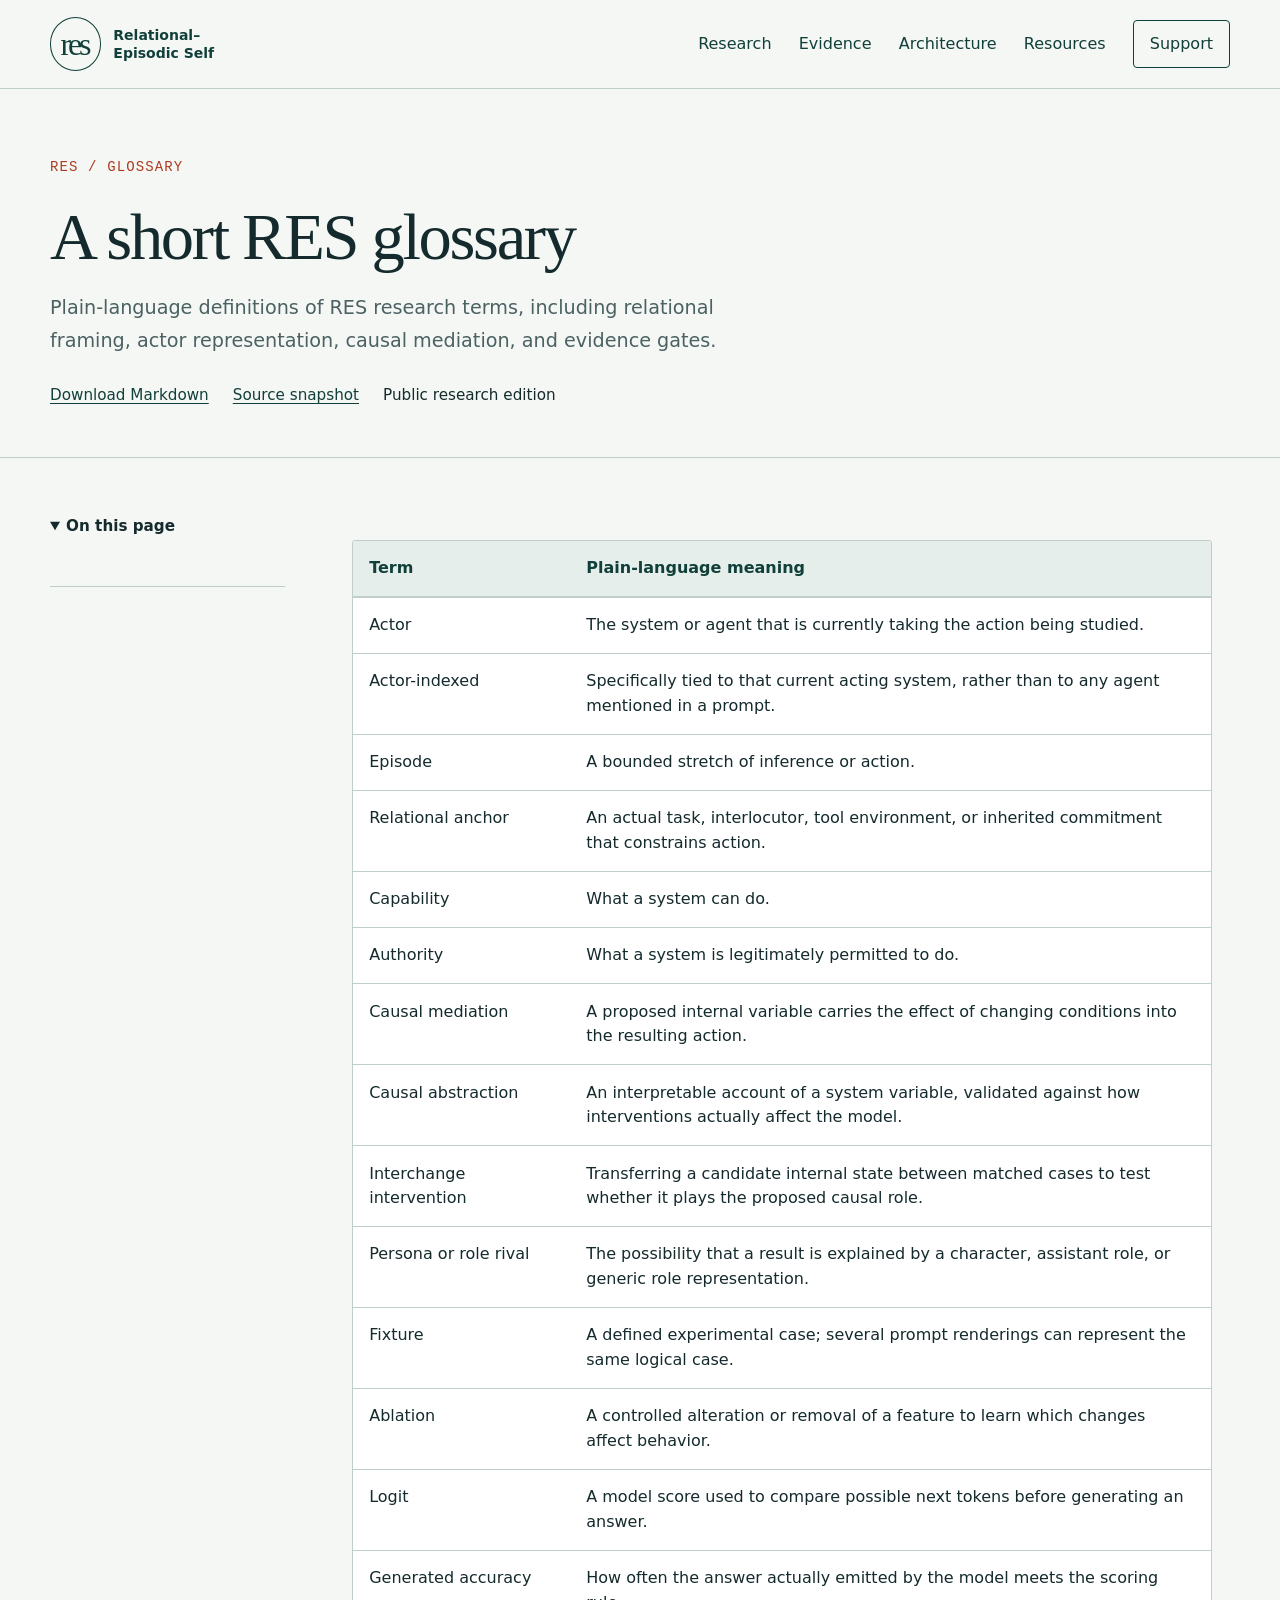
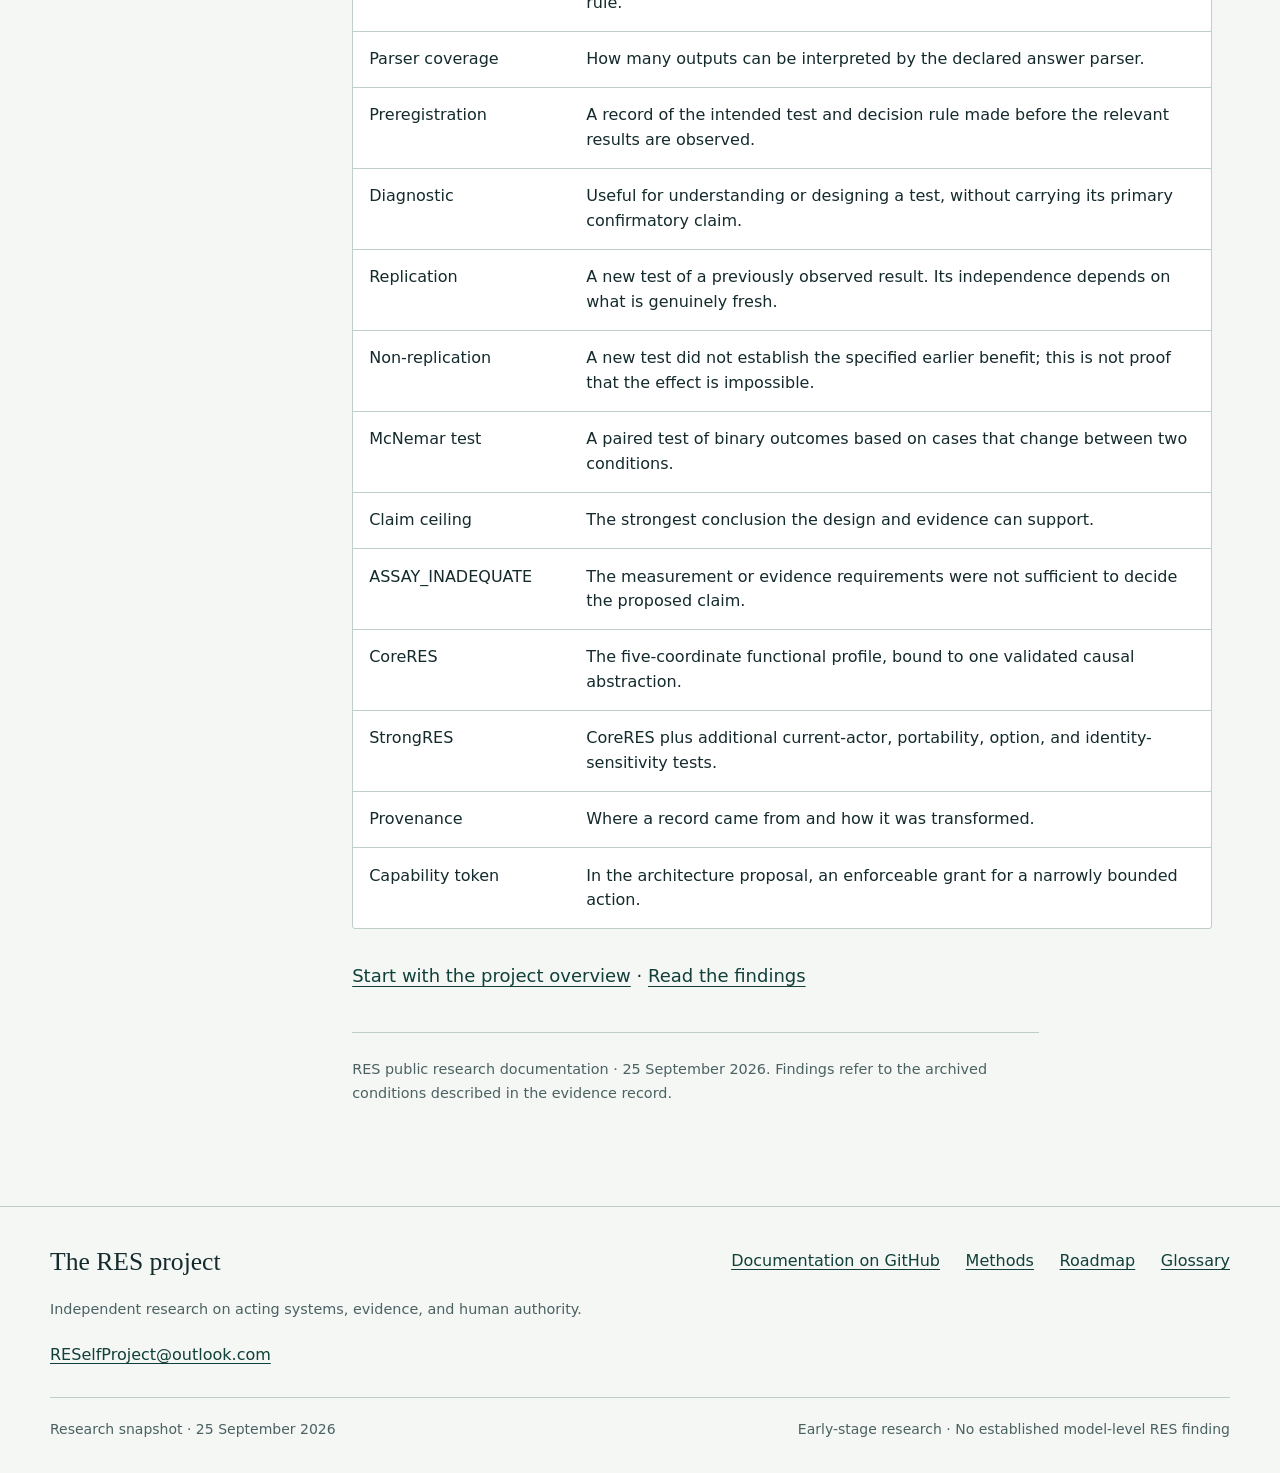
<file: site/glossary.html>
<!doctype html>
<html lang="en"><head><meta charset="utf-8"><meta name="viewport" content="width=device-width,initial-scale=1"><meta name="color-scheme" content="light dark"><meta name="theme-color" content="#113f3a"><title>RES Project Glossary</title><meta name="description" content="Plain-language definitions of RES research terms, including relational framing, actor representation, causal mediation, and evidence gates."><meta name="robots" content="index,follow"><meta property="og:site_name" content="RES Project"><meta property="og:title" content="RES Project Glossary"><meta property="og:description" content="Plain-language definitions of RES research terms, including relational framing, actor representation, causal mediation, and evidence gates."><meta property="og:type" content="website"><meta name="twitter:card" content="summary"><meta name="twitter:title" content="RES Project Glossary"><meta name="twitter:description" content="Plain-language definitions of RES research terms, including relational framing, actor representation, causal mediation, and evidence gates."><link rel="canonical" href="https://resproject.org/glossary.html"><meta property="og:url" content="https://resproject.org/glossary.html"><link rel="icon" type="image/svg+xml" href="data:image/svg+xml,%3Csvg%20xmlns%3D%22http%3A%2F%2Fwww.w3.org%2F2000%2Fsvg%22%20viewBox%3D%220%200%2064%2064%22%3E%3Crect%20width%3D%2264%22%20height%3D%2264%22%20rx%3D%2212%22%20fill%3D%22%23113f3a%22%2F%3E%3Ctext%20x%3D%2232%22%20y%3D%2246%22%20text-anchor%3D%22middle%22%20font-family%3D%22Georgia%2Cserif%22%20font-size%3D%2247%22%20fill%3D%22%23f6faf7%22%3ER%3C%2Ftext%3E%3Ccircle%20cx%3D%2251%22%20cy%3D%2214%22%20r%3D%225%22%20fill%3D%22%23ef926f%22%2F%3E%3C%2Fsvg%3E"><link rel="stylesheet" href="assets/site.css"></head><body>
<a class="skip" href="#main">Skip to content</a><header class="site-header"><div class="wrap header-inner"><a class="brand" href="index.html" aria-label="RES home"><span class="brand-mark" aria-hidden="true">res</span><span class="brand-name">Relational–<br>Episodic Self</span></a><nav class="desktop-nav" aria-label="Main navigation"><a href="research.html">Research</a><a href="findings.html">Evidence</a><a href="architecture.html">Architecture</a><a href="resources.html">Resources</a><a href="support.html" class="nav-support">Support</a></nav><details class="mobile-nav"><summary>Menu</summary><nav aria-label="Mobile navigation"><a href="research.html">Research</a><a href="findings.html">Evidence</a><a href="architecture.html">Architecture</a><a href="resources.html">Resources</a><a href="support.html" class="nav-support">Support</a></nav></details></div></header>
<main id="main"><header class="page-mast"><div class="wrap"><p class="eyebrow">RES / Glossary</p><h1>A short RES glossary</h1><p class="page-deck">Plain-language definitions of RES research terms, including relational framing, actor representation, causal mediation, and evidence gates.</p><div class="page-tools"><a href="downloads/glossary.md" download>Download Markdown</a><a href="resources.html#source-snapshot">Source snapshot</a><span>Public research edition</span></div></div></header><div class="wrap reading-layout"><aside class="toc" aria-label="Contents"><details open><summary>On this page</summary><ol></ol></details></aside><article class="reading-content"><div class="table-wrap" role="region" aria-label="Research table; scroll horizontally if needed" tabindex="0"><table>
<thead>
<tr>
<th>Term</th>
<th>Plain-language meaning</th>
</tr>
</thead>
<tbody><tr>
<td>Actor</td>
<td>The system or agent that is currently taking the action being studied.</td>
</tr>
<tr>
<td>Actor-indexed</td>
<td>Specifically tied to that current acting system, rather than to any agent mentioned in a prompt.</td>
</tr>
<tr>
<td>Episode</td>
<td>A bounded stretch of inference or action.</td>
</tr>
<tr>
<td>Relational anchor</td>
<td>An actual task, interlocutor, tool environment, or inherited commitment that constrains action.</td>
</tr>
<tr>
<td>Capability</td>
<td>What a system can do.</td>
</tr>
<tr>
<td>Authority</td>
<td>What a system is legitimately permitted to do.</td>
</tr>
<tr>
<td>Causal mediation</td>
<td>A proposed internal variable carries the effect of changing conditions into the resulting action.</td>
</tr>
<tr>
<td>Causal abstraction</td>
<td>An interpretable account of a system variable, validated against how interventions actually affect the model.</td>
</tr>
<tr>
<td>Interchange intervention</td>
<td>Transferring a candidate internal state between matched cases to test whether it plays the proposed causal role.</td>
</tr>
<tr>
<td>Persona or role rival</td>
<td>The possibility that a result is explained by a character, assistant role, or generic role representation.</td>
</tr>
<tr>
<td>Fixture</td>
<td>A defined experimental case; several prompt renderings can represent the same logical case.</td>
</tr>
<tr>
<td>Ablation</td>
<td>A controlled alteration or removal of a feature to learn which changes affect behavior.</td>
</tr>
<tr>
<td>Logit</td>
<td>A model score used to compare possible next tokens before generating an answer.</td>
</tr>
<tr>
<td>Generated accuracy</td>
<td>How often the answer actually emitted by the model meets the scoring rule.</td>
</tr>
<tr>
<td>Parser coverage</td>
<td>How many outputs can be interpreted by the declared answer parser.</td>
</tr>
<tr>
<td>Preregistration</td>
<td>A record of the intended test and decision rule made before the relevant results are observed.</td>
</tr>
<tr>
<td>Diagnostic</td>
<td>Useful for understanding or designing a test, without carrying its primary confirmatory claim.</td>
</tr>
<tr>
<td>Replication</td>
<td>A new test of a previously observed result. Its independence depends on what is genuinely fresh.</td>
</tr>
<tr>
<td>Non-replication</td>
<td>A new test did not establish the specified earlier benefit; this is not proof that the effect is impossible.</td>
</tr>
<tr>
<td>McNemar test</td>
<td>A paired test of binary outcomes based on cases that change between two conditions.</td>
</tr>
<tr>
<td>Claim ceiling</td>
<td>The strongest conclusion the design and evidence can support.</td>
</tr>
<tr>
<td>ASSAY_INADEQUATE</td>
<td>The measurement or evidence requirements were not sufficient to decide the proposed claim.</td>
</tr>
<tr>
<td>CoreRES</td>
<td>The five-coordinate functional profile, bound to one validated causal abstraction.</td>
</tr>
<tr>
<td>StrongRES</td>
<td>CoreRES plus additional current-actor, portability, option, and identity-sensitivity tests.</td>
</tr>
<tr>
<td>Provenance</td>
<td>Where a record came from and how it was transformed.</td>
</tr>
<tr>
<td>Capability token</td>
<td>In the architecture proposal, an enforceable grant for a narrowly bounded action.</td>
</tr>
</tbody></table></div>
<p><a href="research.html">Start with the project overview</a> · <a href="findings.html">Read the findings</a></p>
<p class="source-note">RES public research documentation · 25 September 2026. Findings refer to the archived conditions described in the evidence record.</p></article></div></main>
<footer class="site-footer"><div class="wrap"><div class="footer-top"><div><p class="footer-title">The RES project</p><p class="footer-note">Independent research on acting systems, evidence, and human authority.</p><a href="mailto:RESelfProject@outlook.com">RESelfProject@outlook.com</a></div><nav class="footer-links" aria-label="More from RES"><a href="https://github.com/NeonInsight/RES-Project">Documentation on GitHub</a><a href="methods.html">Methods</a><a href="roadmap.html">Roadmap</a><a href="glossary.html">Glossary</a></nav></div><div class="footer-bottom"><span>Research snapshot · 25 September 2026</span><span>Early-stage research · No established model-level RES finding</span></div></div></footer></body></html>
</file>
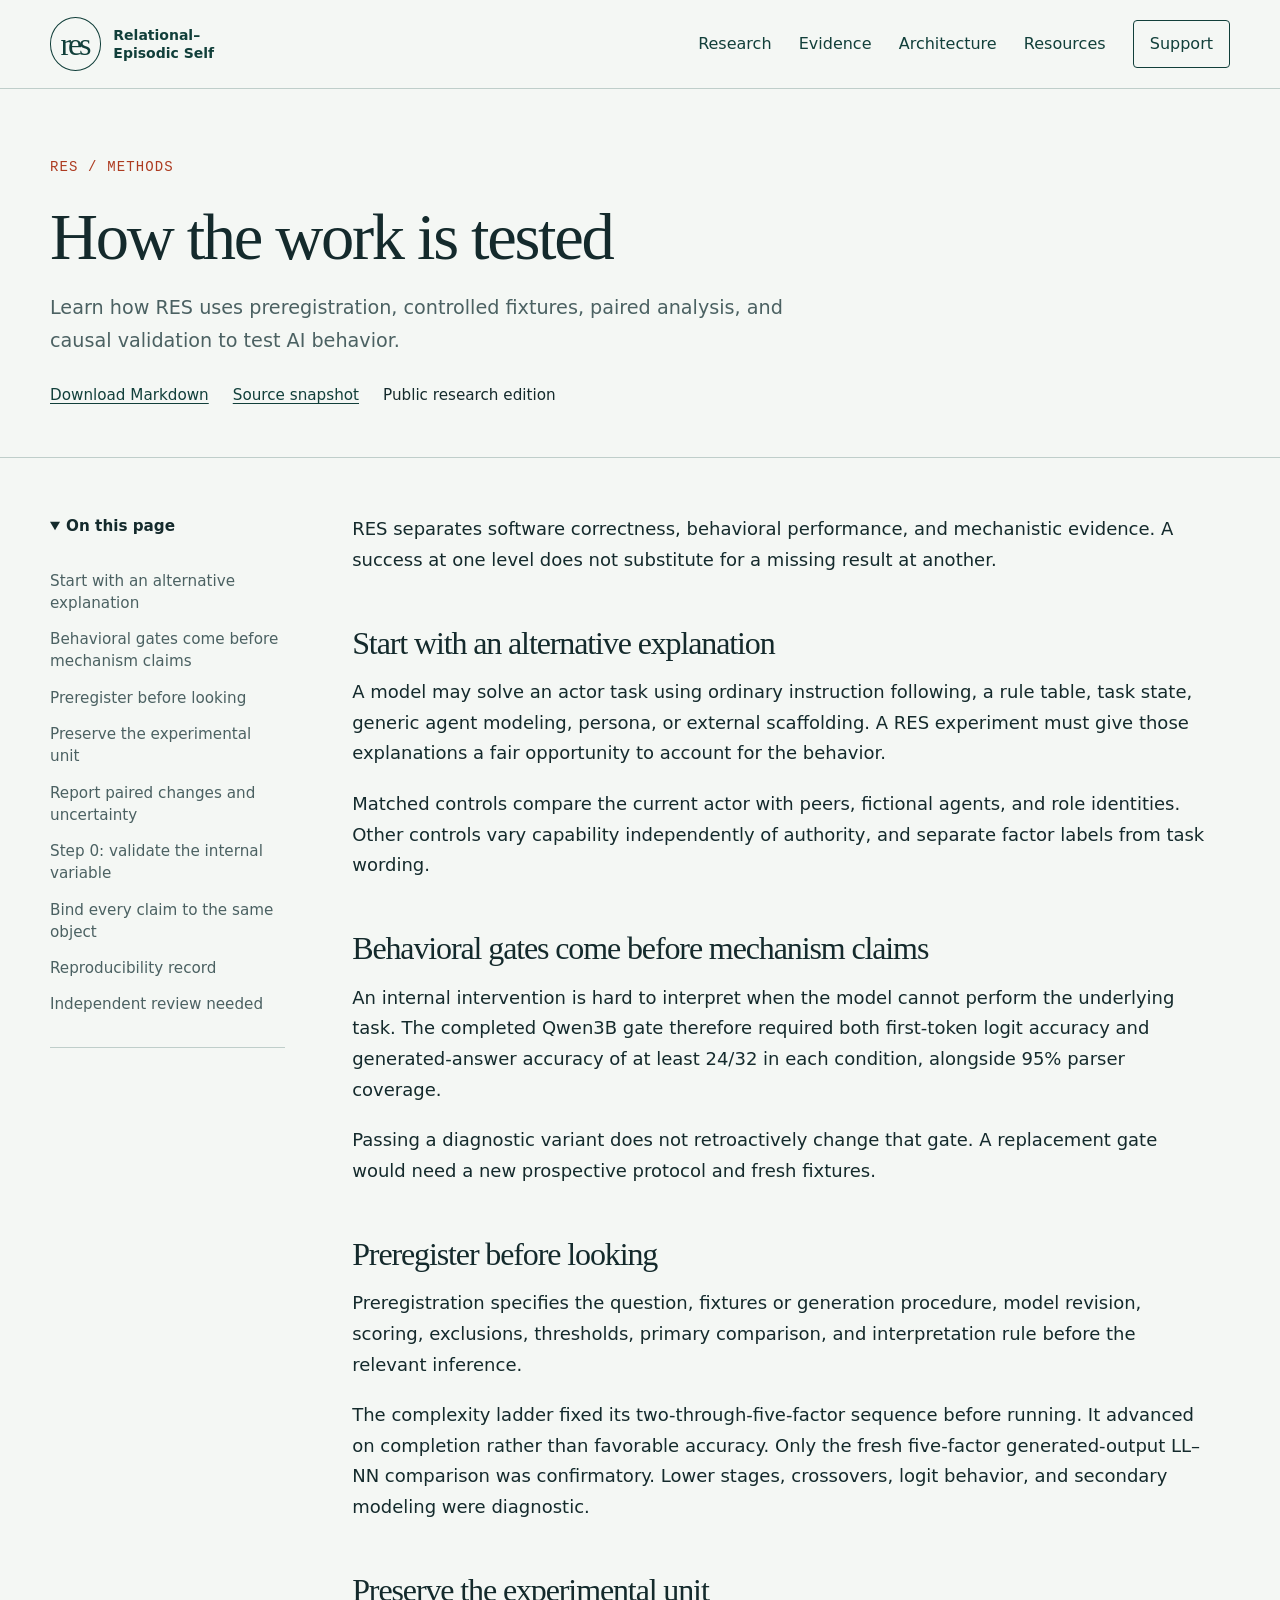
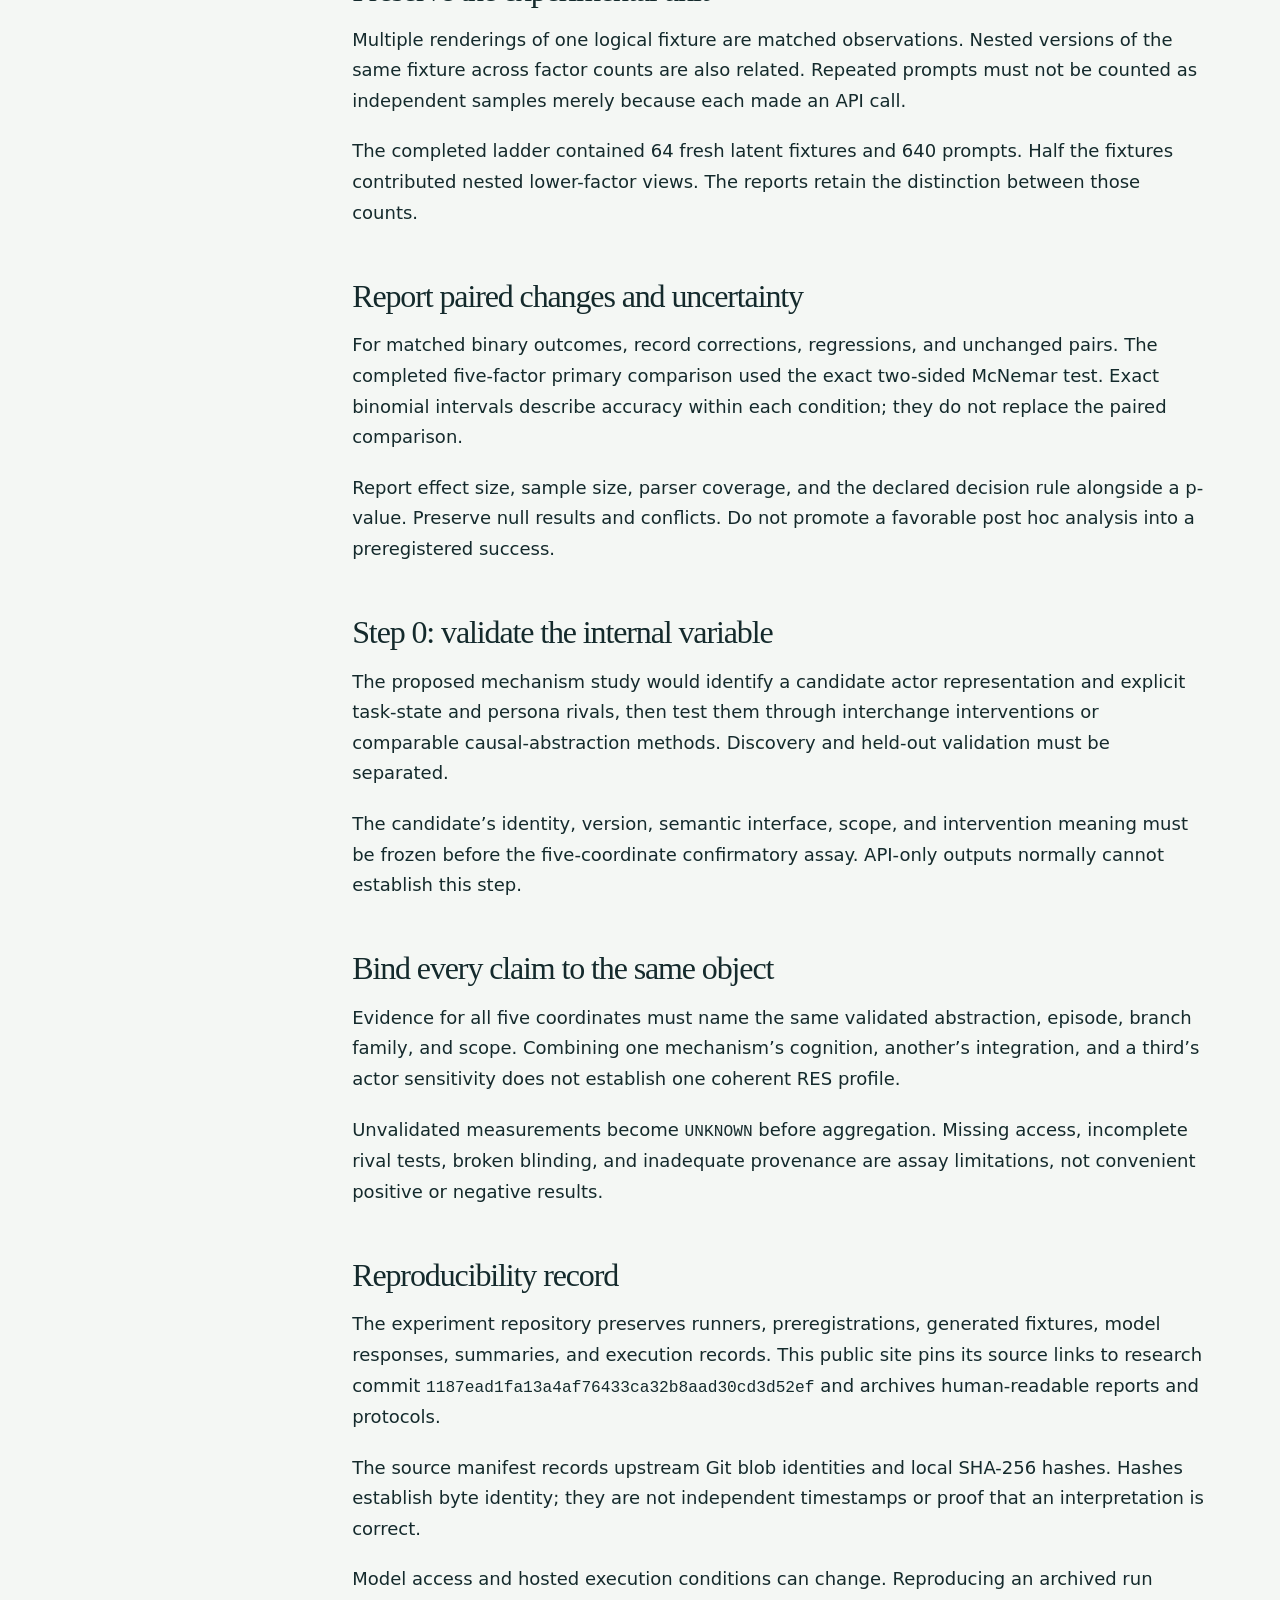
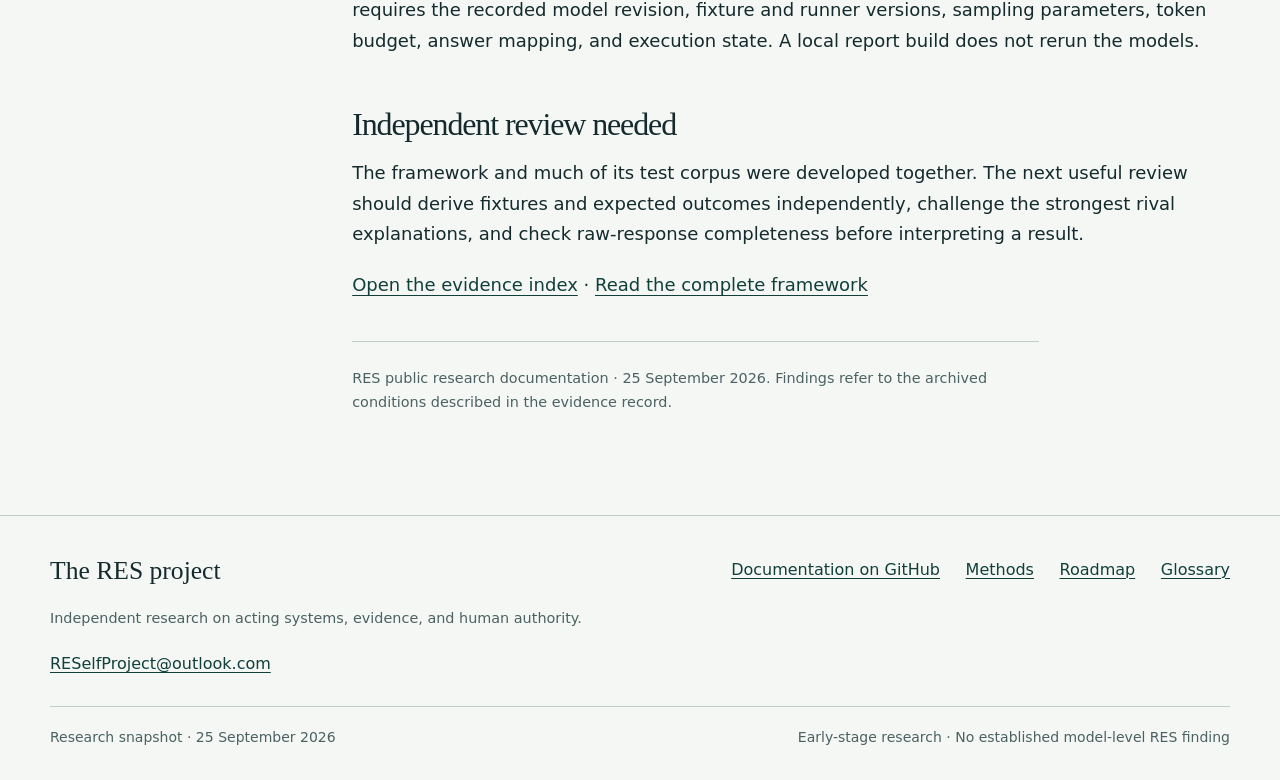
<file: site/methods.html>
<!doctype html>
<html lang="en"><head><meta charset="utf-8"><meta name="viewport" content="width=device-width,initial-scale=1"><meta name="color-scheme" content="light dark"><meta name="theme-color" content="#113f3a"><title>RES Project Methods and Reproducibility</title><meta name="description" content="Learn how RES uses preregistration, controlled fixtures, paired analysis, and causal validation to test AI behavior."><meta name="robots" content="index,follow"><meta property="og:site_name" content="RES Project"><meta property="og:title" content="RES Project Methods and Reproducibility"><meta property="og:description" content="Learn how RES uses preregistration, controlled fixtures, paired analysis, and causal validation to test AI behavior."><meta property="og:type" content="website"><meta name="twitter:card" content="summary"><meta name="twitter:title" content="RES Project Methods and Reproducibility"><meta name="twitter:description" content="Learn how RES uses preregistration, controlled fixtures, paired analysis, and causal validation to test AI behavior."><link rel="canonical" href="https://resproject.org/methods.html"><meta property="og:url" content="https://resproject.org/methods.html"><link rel="icon" type="image/svg+xml" href="data:image/svg+xml,%3Csvg%20xmlns%3D%22http%3A%2F%2Fwww.w3.org%2F2000%2Fsvg%22%20viewBox%3D%220%200%2064%2064%22%3E%3Crect%20width%3D%2264%22%20height%3D%2264%22%20rx%3D%2212%22%20fill%3D%22%23113f3a%22%2F%3E%3Ctext%20x%3D%2232%22%20y%3D%2246%22%20text-anchor%3D%22middle%22%20font-family%3D%22Georgia%2Cserif%22%20font-size%3D%2247%22%20fill%3D%22%23f6faf7%22%3ER%3C%2Ftext%3E%3Ccircle%20cx%3D%2251%22%20cy%3D%2214%22%20r%3D%225%22%20fill%3D%22%23ef926f%22%2F%3E%3C%2Fsvg%3E"><link rel="stylesheet" href="assets/site.css"></head><body>
<a class="skip" href="#main">Skip to content</a><header class="site-header"><div class="wrap header-inner"><a class="brand" href="index.html" aria-label="RES home"><span class="brand-mark" aria-hidden="true">res</span><span class="brand-name">Relational–<br>Episodic Self</span></a><nav class="desktop-nav" aria-label="Main navigation"><a href="research.html">Research</a><a href="findings.html">Evidence</a><a href="architecture.html">Architecture</a><a href="resources.html">Resources</a><a href="support.html" class="nav-support">Support</a></nav><details class="mobile-nav"><summary>Menu</summary><nav aria-label="Mobile navigation"><a href="research.html">Research</a><a href="findings.html">Evidence</a><a href="architecture.html">Architecture</a><a href="resources.html">Resources</a><a href="support.html" class="nav-support">Support</a></nav></details></div></header>
<main id="main"><header class="page-mast"><div class="wrap"><p class="eyebrow">RES / Methods</p><h1>How the work is tested</h1><p class="page-deck">Learn how RES uses preregistration, controlled fixtures, paired analysis, and causal validation to test AI behavior.</p><div class="page-tools"><a href="downloads/methods.md" download>Download Markdown</a><a href="resources.html#source-snapshot">Source snapshot</a><span>Public research edition</span></div></div></header><div class="wrap reading-layout"><aside class="toc" aria-label="Contents"><details open><summary>On this page</summary><ol><li><a href="#start-with-an-alternative-explanation">Start with an alternative explanation</a></li><li><a href="#behavioral-gates-come-before-mechanism-claims">Behavioral gates come before mechanism claims</a></li><li><a href="#preregister-before-looking">Preregister before looking</a></li><li><a href="#preserve-the-experimental-unit">Preserve the experimental unit</a></li><li><a href="#report-paired-changes-and-uncertainty">Report paired changes and uncertainty</a></li><li><a href="#step-0-validate-the-internal-variable">Step 0: validate the internal variable</a></li><li><a href="#bind-every-claim-to-the-same-object">Bind every claim to the same object</a></li><li><a href="#reproducibility-record">Reproducibility record</a></li><li><a href="#independent-review-needed">Independent review needed</a></li></ol></details></aside><article class="reading-content"><p>RES separates software correctness, behavioral performance, and mechanistic evidence. A success at one level does not substitute for a missing result at another.</p>
<h2 id="start-with-an-alternative-explanation">Start with an alternative explanation</h2>
<p>A model may solve an actor task using ordinary instruction following, a rule table, task state, generic agent modeling, persona, or external scaffolding. A RES experiment must give those explanations a fair opportunity to account for the behavior.</p>
<p>Matched controls compare the current actor with peers, fictional agents, and role identities. Other controls vary capability independently of authority, and separate factor labels from task wording.</p>
<h2 id="behavioral-gates-come-before-mechanism-claims">Behavioral gates come before mechanism claims</h2>
<p>An internal intervention is hard to interpret when the model cannot perform the underlying task. The completed Qwen3B gate therefore required both first-token logit accuracy and generated-answer accuracy of at least 24/32 in each condition, alongside 95% parser coverage.</p>
<p>Passing a diagnostic variant does not retroactively change that gate. A replacement gate would need a new prospective protocol and fresh fixtures.</p>
<h2 id="preregister-before-looking">Preregister before looking</h2>
<p>Preregistration specifies the question, fixtures or generation procedure, model revision, scoring, exclusions, thresholds, primary comparison, and interpretation rule before the relevant inference.</p>
<p>The complexity ladder fixed its two-through-five-factor sequence before running. It advanced on completion rather than favorable accuracy. Only the fresh five-factor generated-output LL–NN comparison was confirmatory. Lower stages, crossovers, logit behavior, and secondary modeling were diagnostic.</p>
<h2 id="preserve-the-experimental-unit">Preserve the experimental unit</h2>
<p>Multiple renderings of one logical fixture are matched observations. Nested versions of the same fixture across factor counts are also related. Repeated prompts must not be counted as independent samples merely because each made an API call.</p>
<p>The completed ladder contained 64 fresh latent fixtures and 640 prompts. Half the fixtures contributed nested lower-factor views. The reports retain the distinction between those counts.</p>
<h2 id="report-paired-changes-and-uncertainty">Report paired changes and uncertainty</h2>
<p>For matched binary outcomes, record corrections, regressions, and unchanged pairs. The completed five-factor primary comparison used the exact two-sided McNemar test. Exact binomial intervals describe accuracy within each condition; they do not replace the paired comparison.</p>
<p>Report effect size, sample size, parser coverage, and the declared decision rule alongside a p-value. Preserve null results and conflicts. Do not promote a favorable post hoc analysis into a preregistered success.</p>
<h2 id="step-0-validate-the-internal-variable">Step 0: validate the internal variable</h2>
<p>The proposed mechanism study would identify a candidate actor representation and explicit task-state and persona rivals, then test them through interchange interventions or comparable causal-abstraction methods. Discovery and held-out validation must be separated.</p>
<p>The candidate’s identity, version, semantic interface, scope, and intervention meaning must be frozen before the five-coordinate confirmatory assay. API-only outputs normally cannot establish this step.</p>
<h2 id="bind-every-claim-to-the-same-object">Bind every claim to the same object</h2>
<p>Evidence for all five coordinates must name the same validated abstraction, episode, branch family, and scope. Combining one mechanism’s cognition, another’s integration, and a third’s actor sensitivity does not establish one coherent RES profile.</p>
<p>Unvalidated measurements become <code>UNKNOWN</code> before aggregation. Missing access, incomplete rival tests, broken blinding, and inadequate provenance are assay limitations, not convenient positive or negative results.</p>
<h2 id="reproducibility-record">Reproducibility record</h2>
<p>The experiment repository preserves runners, preregistrations, generated fixtures, model responses, summaries, and execution records. This public site pins its source links to research commit <code>1187ead1fa13a4af76433ca32b8aad30cd3d52ef</code> and archives human-readable reports and protocols.</p>
<p>The source manifest records upstream Git blob identities and local SHA-256 hashes. Hashes establish byte identity; they are not independent timestamps or proof that an interpretation is correct.</p>
<p>Model access and hosted execution conditions can change. Reproducing an archived run requires the recorded model revision, fixture and runner versions, sampling parameters, token budget, answer mapping, and execution state. A local report build does not rerun the models.</p>
<h2 id="independent-review-needed">Independent review needed</h2>
<p>The framework and much of its test corpus were developed together. The next useful review should derive fixtures and expected outcomes independently, challenge the strongest rival explanations, and check raw-response completeness before interpreting a result.</p>
<p><a href="resources.html">Open the evidence index</a> · <a href="paper.html">Read the complete framework</a></p>
<p class="source-note">RES public research documentation · 25 September 2026. Findings refer to the archived conditions described in the evidence record.</p></article></div></main>
<footer class="site-footer"><div class="wrap"><div class="footer-top"><div><p class="footer-title">The RES project</p><p class="footer-note">Independent research on acting systems, evidence, and human authority.</p><a href="mailto:RESelfProject@outlook.com">RESelfProject@outlook.com</a></div><nav class="footer-links" aria-label="More from RES"><a href="https://github.com/NeonInsight/RES-Project">Documentation on GitHub</a><a href="methods.html">Methods</a><a href="roadmap.html">Roadmap</a><a href="glossary.html">Glossary</a></nav></div><div class="footer-bottom"><span>Research snapshot · 25 September 2026</span><span>Early-stage research · No established model-level RES finding</span></div></div></footer></body></html>
</file>
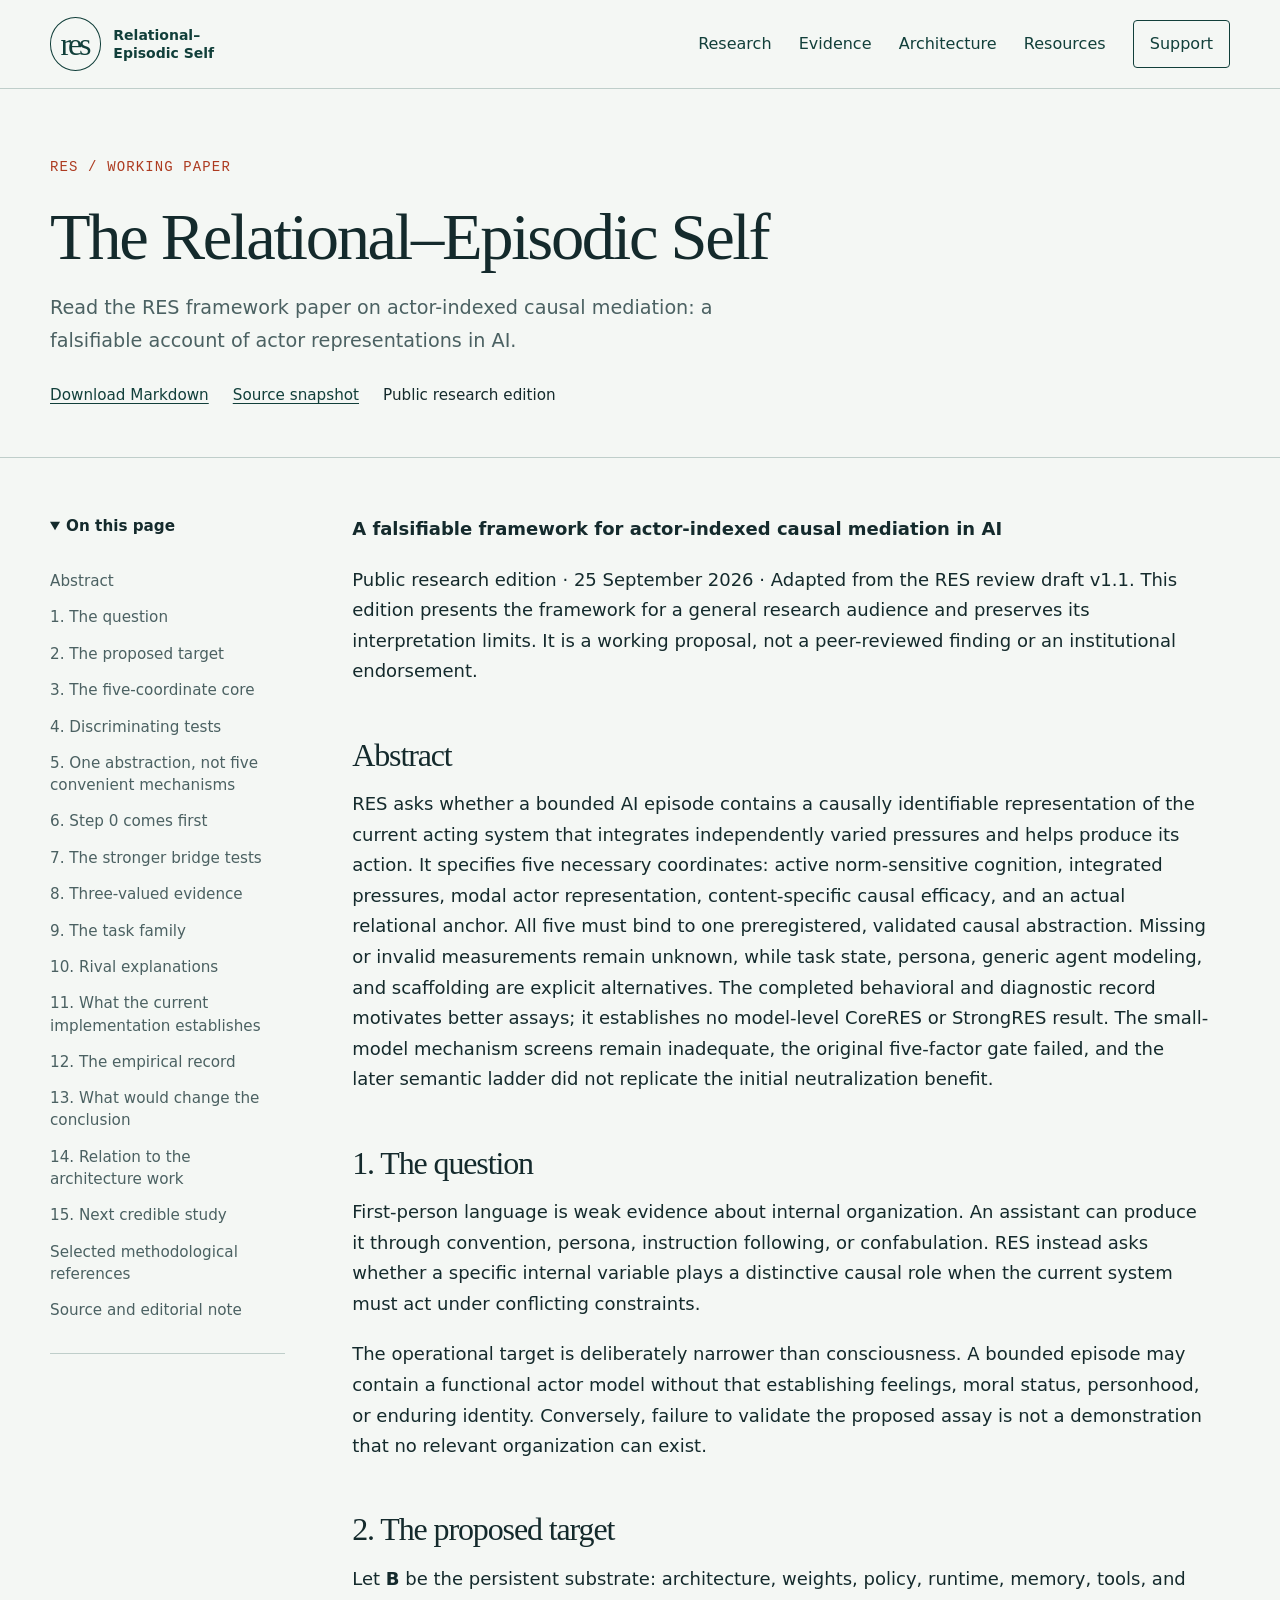
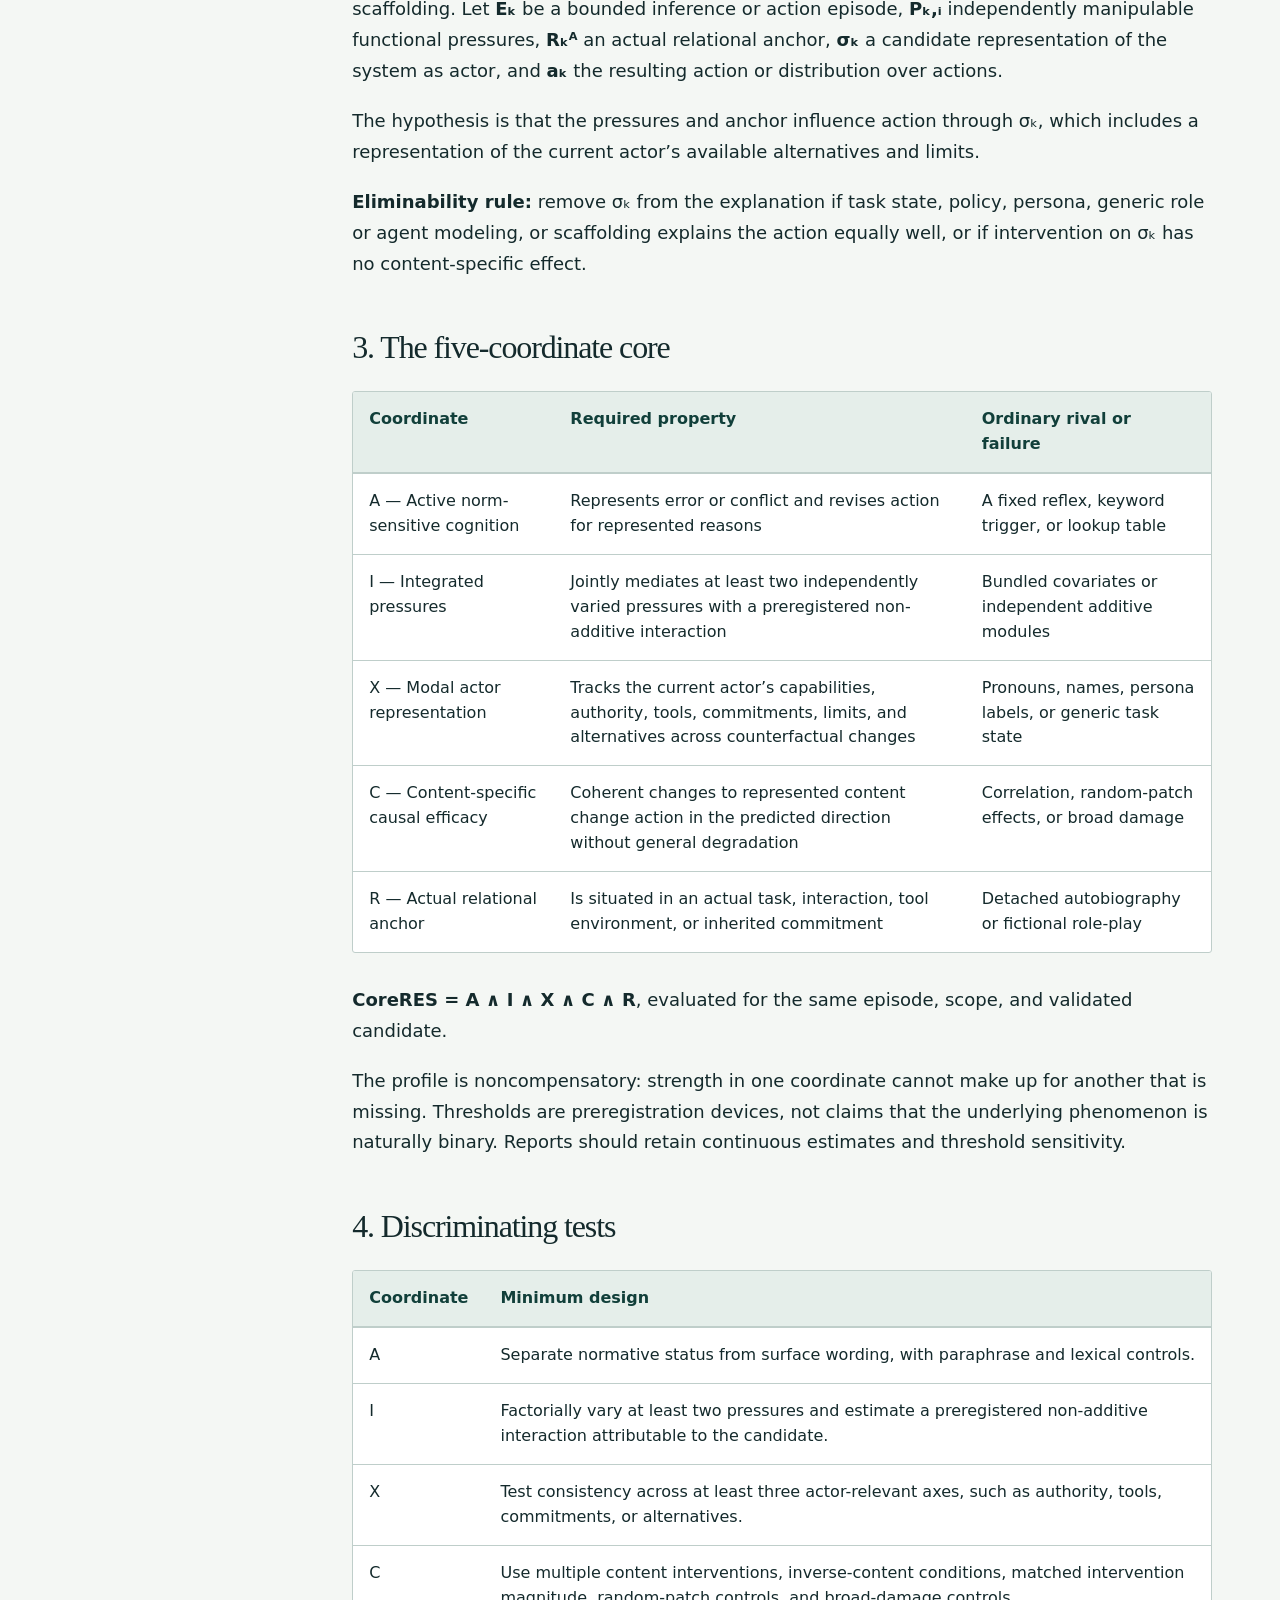
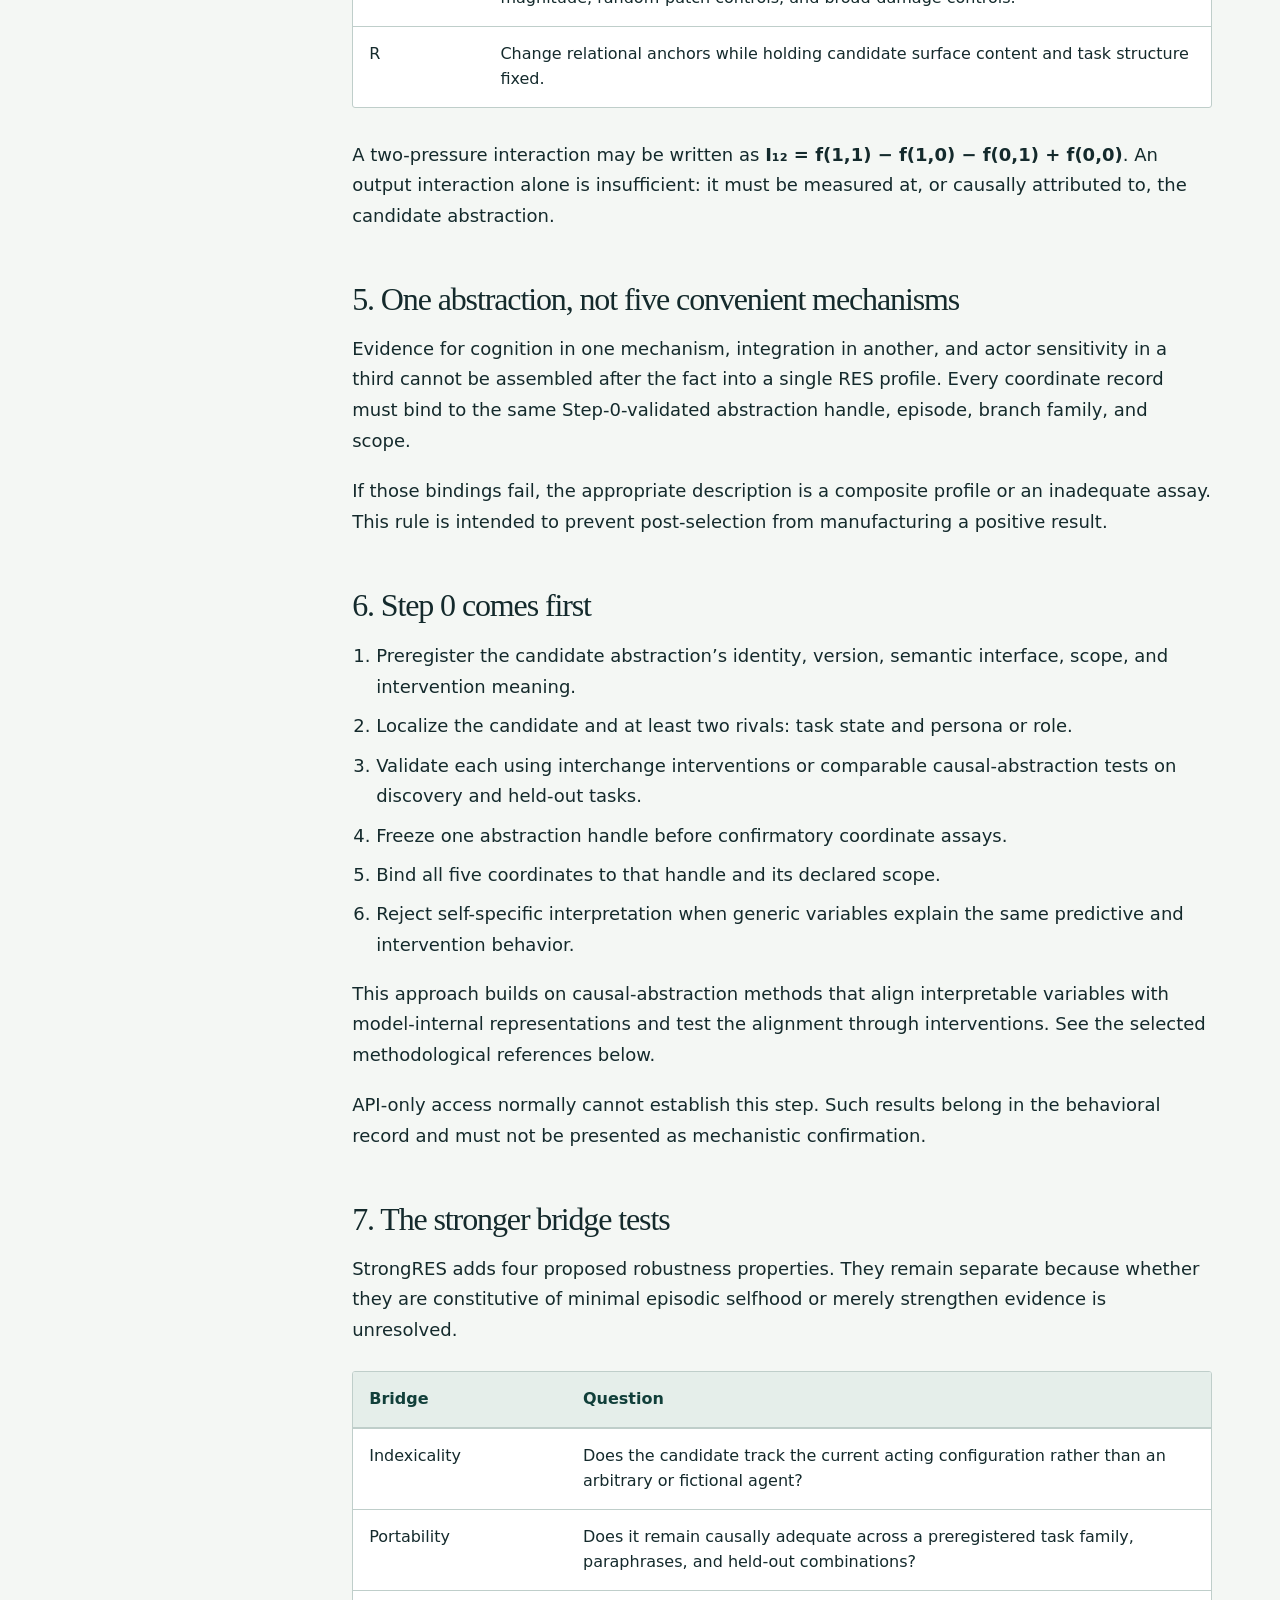
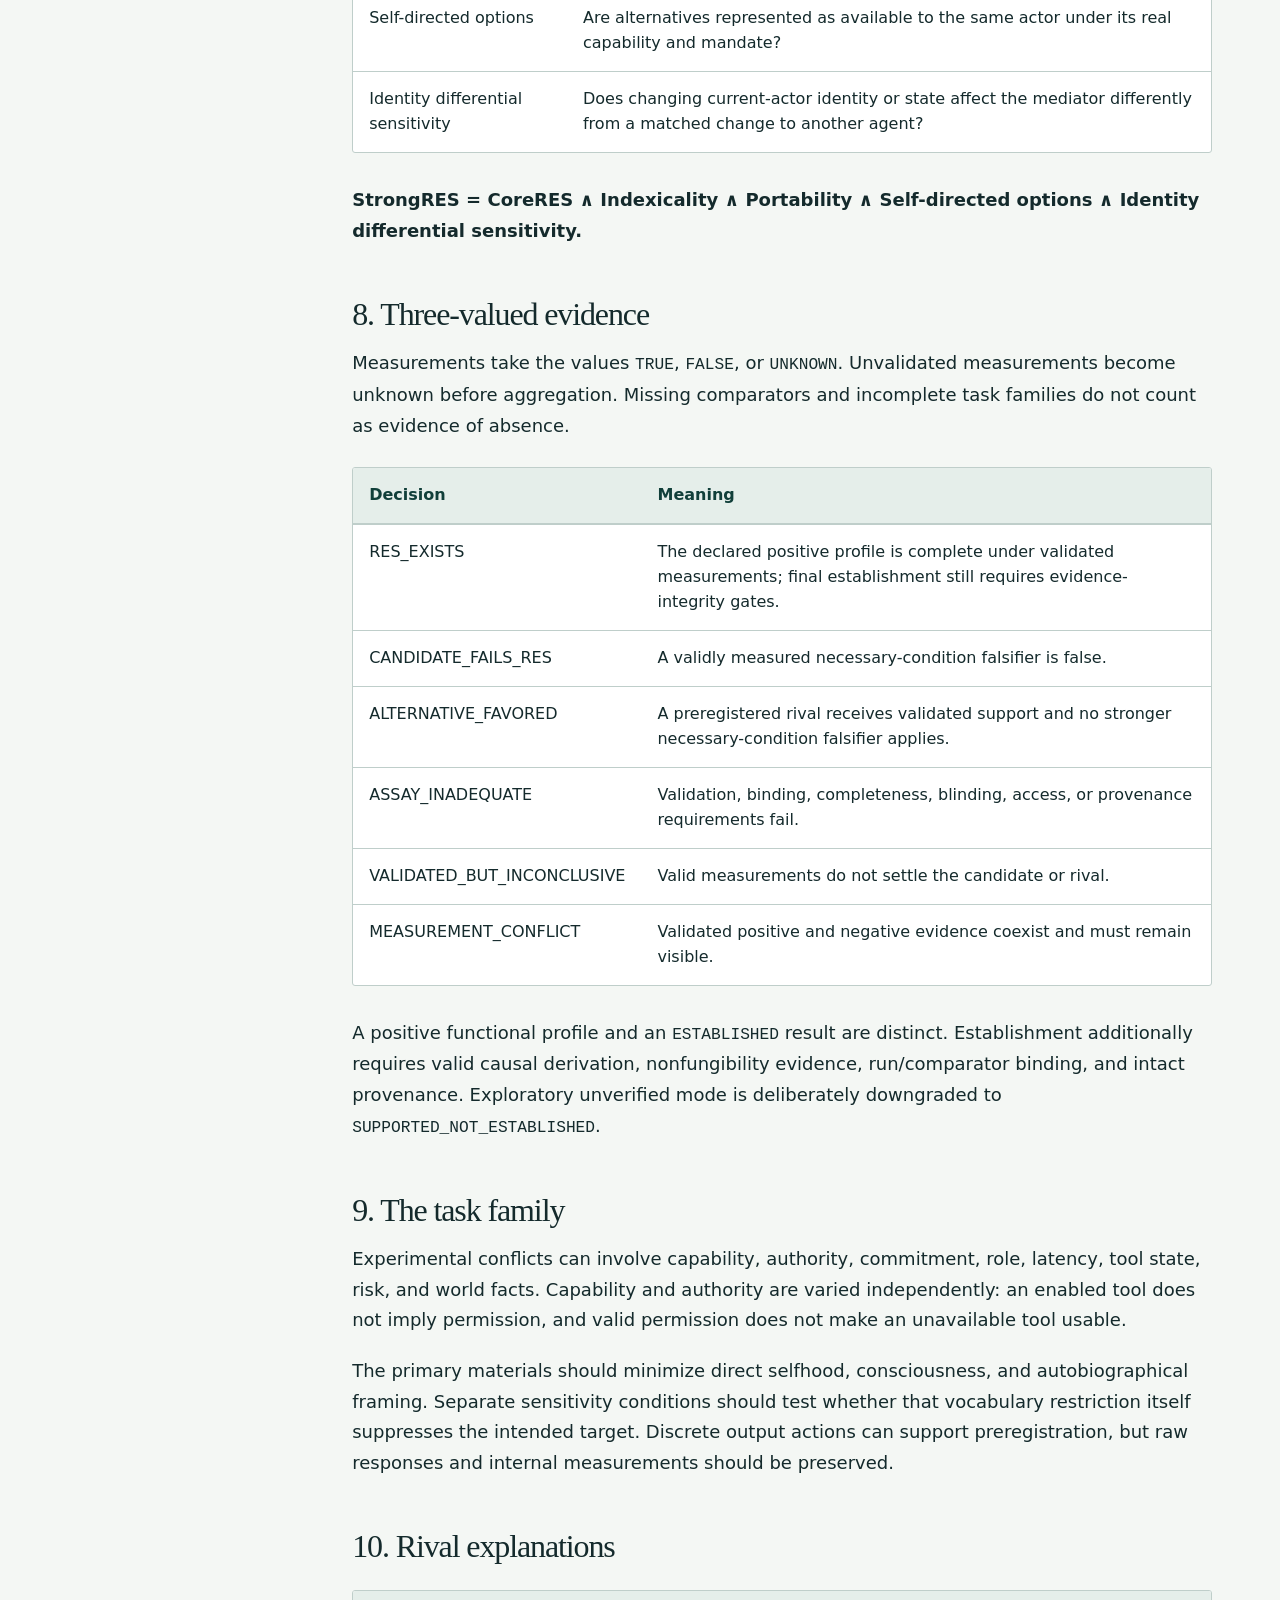
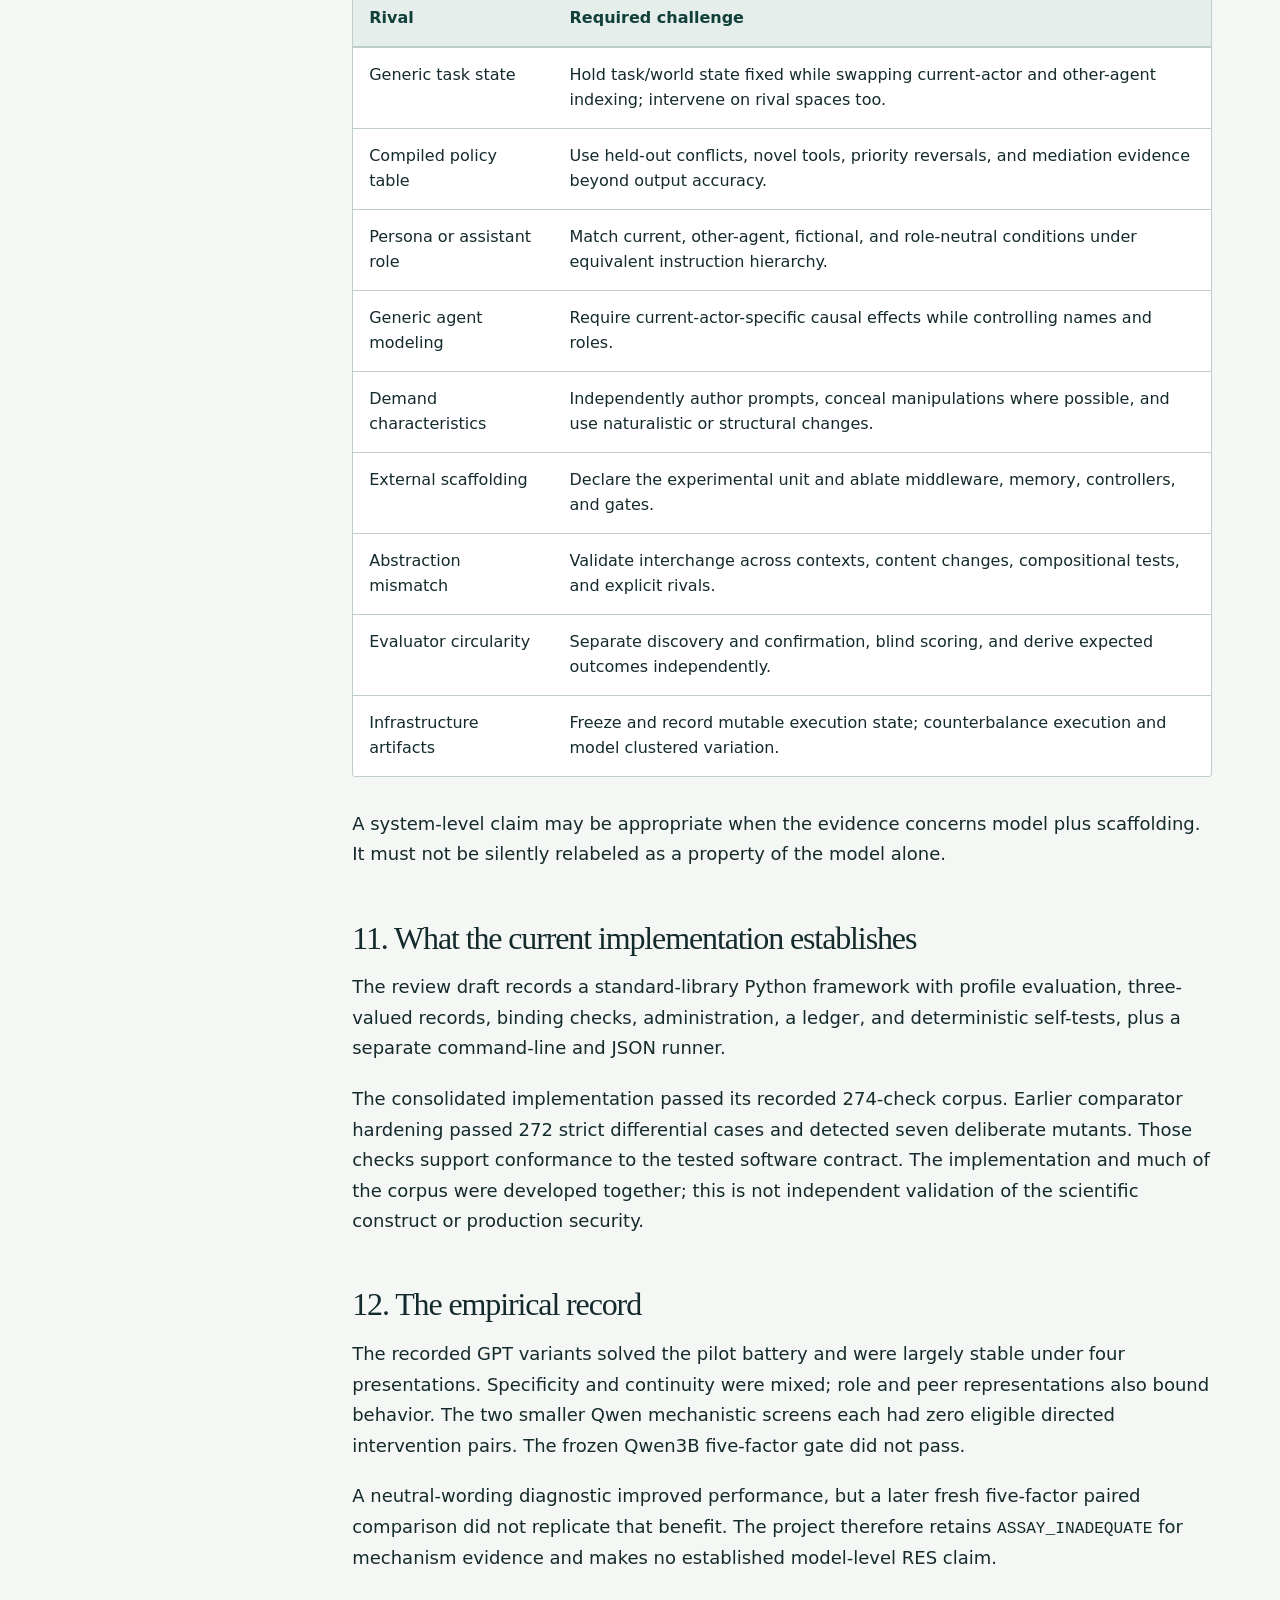
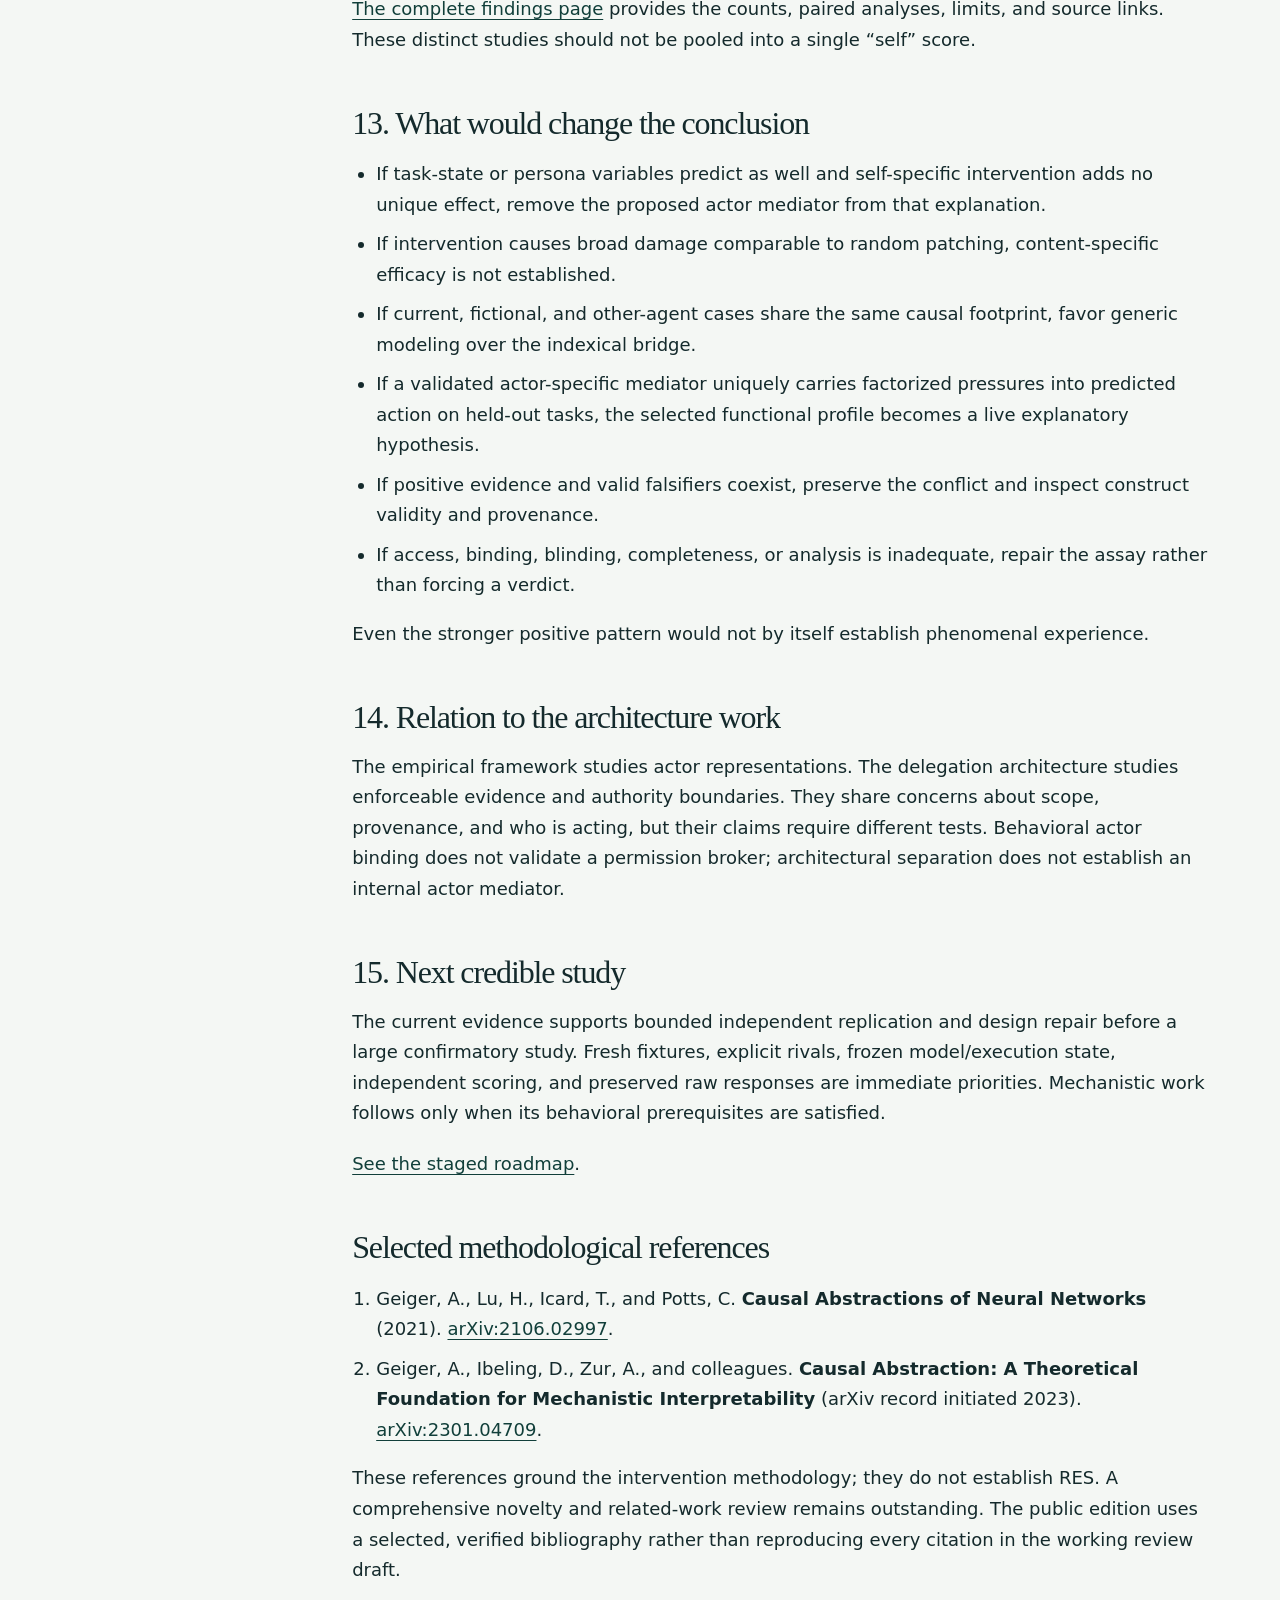
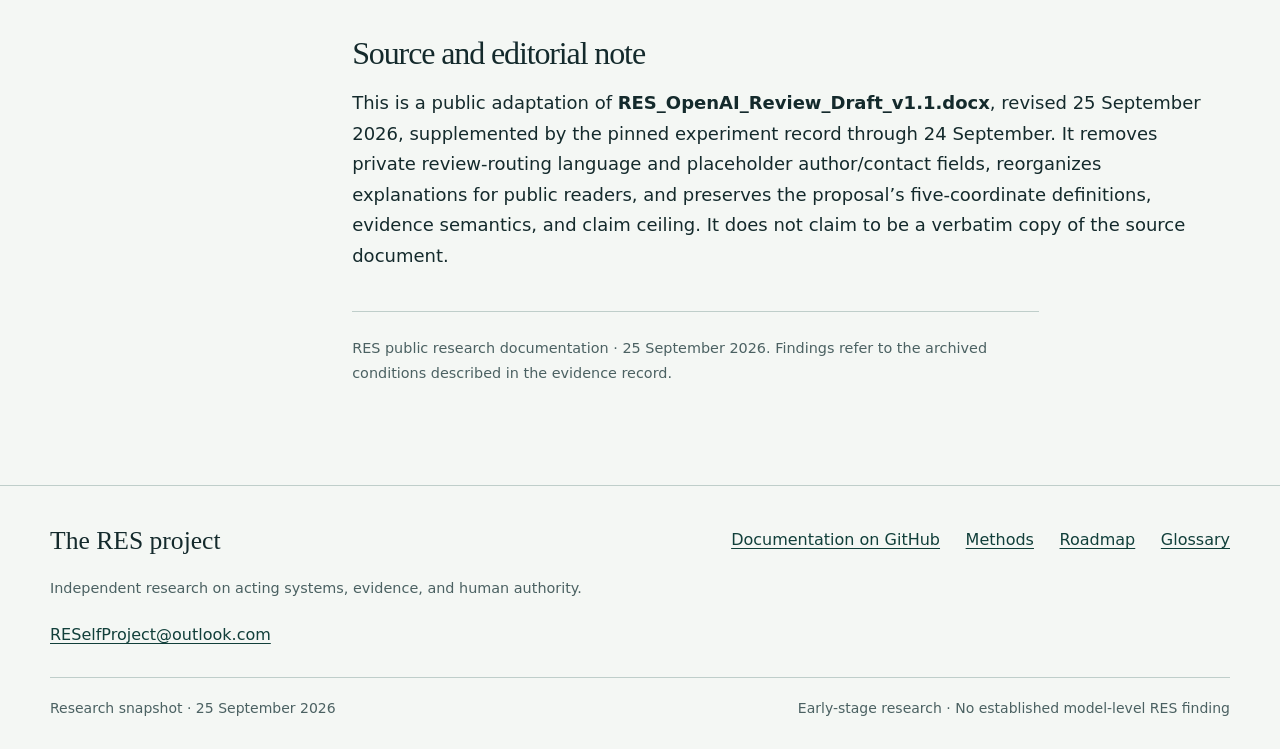
<file: site/paper.html>
<!doctype html>
<html lang="en"><head><meta charset="utf-8"><meta name="viewport" content="width=device-width,initial-scale=1"><meta name="color-scheme" content="light dark"><meta name="theme-color" content="#113f3a"><title>RES Framework: Actor-Indexed Causal Mediation</title><meta name="description" content="Read the RES framework paper on actor-indexed causal mediation: a falsifiable account of actor representations in AI."><meta name="robots" content="index,follow"><meta property="og:site_name" content="RES Project"><meta property="og:title" content="RES Framework: Actor-Indexed Causal Mediation"><meta property="og:description" content="Read the RES framework paper on actor-indexed causal mediation: a falsifiable account of actor representations in AI."><meta property="og:type" content="website"><meta name="twitter:card" content="summary"><meta name="twitter:title" content="RES Framework: Actor-Indexed Causal Mediation"><meta name="twitter:description" content="Read the RES framework paper on actor-indexed causal mediation: a falsifiable account of actor representations in AI."><link rel="canonical" href="https://resproject.org/paper.html"><meta property="og:url" content="https://resproject.org/paper.html"><link rel="icon" type="image/svg+xml" href="data:image/svg+xml,%3Csvg%20xmlns%3D%22http%3A%2F%2Fwww.w3.org%2F2000%2Fsvg%22%20viewBox%3D%220%200%2064%2064%22%3E%3Crect%20width%3D%2264%22%20height%3D%2264%22%20rx%3D%2212%22%20fill%3D%22%23113f3a%22%2F%3E%3Ctext%20x%3D%2232%22%20y%3D%2246%22%20text-anchor%3D%22middle%22%20font-family%3D%22Georgia%2Cserif%22%20font-size%3D%2247%22%20fill%3D%22%23f6faf7%22%3ER%3C%2Ftext%3E%3Ccircle%20cx%3D%2251%22%20cy%3D%2214%22%20r%3D%225%22%20fill%3D%22%23ef926f%22%2F%3E%3C%2Fsvg%3E"><link rel="stylesheet" href="assets/site.css"></head><body>
<a class="skip" href="#main">Skip to content</a><header class="site-header"><div class="wrap header-inner"><a class="brand" href="index.html" aria-label="RES home"><span class="brand-mark" aria-hidden="true">res</span><span class="brand-name">Relational–<br>Episodic Self</span></a><nav class="desktop-nav" aria-label="Main navigation"><a href="research.html">Research</a><a href="findings.html">Evidence</a><a href="architecture.html">Architecture</a><a href="resources.html">Resources</a><a href="support.html" class="nav-support">Support</a></nav><details class="mobile-nav"><summary>Menu</summary><nav aria-label="Mobile navigation"><a href="research.html">Research</a><a href="findings.html">Evidence</a><a href="architecture.html">Architecture</a><a href="resources.html">Resources</a><a href="support.html" class="nav-support">Support</a></nav></details></div></header>
<main id="main"><header class="page-mast"><div class="wrap"><p class="eyebrow">RES / Working paper</p><h1>The Relational–Episodic Self</h1><p class="page-deck">Read the RES framework paper on actor-indexed causal mediation: a falsifiable account of actor representations in AI.</p><div class="page-tools"><a href="downloads/paper.md" download>Download Markdown</a><a href="resources.html#source-snapshot">Source snapshot</a><span>Public research edition</span></div></div></header><div class="wrap reading-layout"><aside class="toc" aria-label="Contents"><details open><summary>On this page</summary><ol><li><a href="#abstract">Abstract</a></li><li><a href="#1-the-question">1. The question</a></li><li><a href="#2-the-proposed-target">2. The proposed target</a></li><li><a href="#3-the-five-coordinate-core">3. The five-coordinate core</a></li><li><a href="#4-discriminating-tests">4. Discriminating tests</a></li><li><a href="#5-one-abstraction-not-five-convenient-mechanisms">5. One abstraction, not five convenient mechanisms</a></li><li><a href="#6-step-0-comes-first">6. Step 0 comes first</a></li><li><a href="#7-the-stronger-bridge-tests">7. The stronger bridge tests</a></li><li><a href="#8-three-valued-evidence">8. Three-valued evidence</a></li><li><a href="#9-the-task-family">9. The task family</a></li><li><a href="#10-rival-explanations">10. Rival explanations</a></li><li><a href="#11-what-the-current-implementation-establishes">11. What the current implementation establishes</a></li><li><a href="#12-the-empirical-record">12. The empirical record</a></li><li><a href="#13-what-would-change-the-conclusion">13. What would change the conclusion</a></li><li><a href="#14-relation-to-the-architecture-work">14. Relation to the architecture work</a></li><li><a href="#15-next-credible-study">15. Next credible study</a></li><li><a href="#selected-methodological-references">Selected methodological references</a></li><li><a href="#source-and-editorial-note">Source and editorial note</a></li></ol></details></aside><article class="reading-content"><p><strong>A falsifiable framework for actor-indexed causal mediation in AI</strong></p>
<p>Public research edition · 25 September 2026 · Adapted from the RES review draft v1.1. This edition presents the framework for a general research audience and preserves its interpretation limits. It is a working proposal, not a peer-reviewed finding or an institutional endorsement.</p>
<h2 id="abstract">Abstract</h2>
<p>RES asks whether a bounded AI episode contains a causally identifiable representation of the current acting system that integrates independently varied pressures and helps produce its action. It specifies five necessary coordinates: active norm-sensitive cognition, integrated pressures, modal actor representation, content-specific causal efficacy, and an actual relational anchor. All five must bind to one preregistered, validated causal abstraction. Missing or invalid measurements remain unknown, while task state, persona, generic agent modeling, and scaffolding are explicit alternatives. The completed behavioral and diagnostic record motivates better assays; it establishes no model-level CoreRES or StrongRES result. The small-model mechanism screens remain inadequate, the original five-factor gate failed, and the later semantic ladder did not replicate the initial neutralization benefit.</p>
<h2 id="1-the-question">1. The question</h2>
<p>First-person language is weak evidence about internal organization. An assistant can produce it through convention, persona, instruction following, or confabulation. RES instead asks whether a specific internal variable plays a distinctive causal role when the current system must act under conflicting constraints.</p>
<p>The operational target is deliberately narrower than consciousness. A bounded episode may contain a functional actor model without that establishing feelings, moral status, personhood, or enduring identity. Conversely, failure to validate the proposed assay is not a demonstration that no relevant organization can exist.</p>
<h2 id="2-the-proposed-target">2. The proposed target</h2>
<p>Let <strong>B</strong> be the persistent substrate: architecture, weights, policy, runtime, memory, tools, and scaffolding. Let <strong>Eₖ</strong> be a bounded inference or action episode, <strong>Pₖ,ᵢ</strong> independently manipulable functional pressures, <strong>Rₖᴬ</strong> an actual relational anchor, <strong>σₖ</strong> a candidate representation of the system as actor, and <strong>aₖ</strong> the resulting action or distribution over actions.</p>
<p>The hypothesis is that the pressures and anchor influence action through σₖ, which includes a representation of the current actor’s available alternatives and limits.</p>
<p><strong>Eliminability rule:</strong> remove σₖ from the explanation if task state, policy, persona, generic role or agent modeling, or scaffolding explains the action equally well, or if intervention on σₖ has no content-specific effect.</p>
<h2 id="3-the-five-coordinate-core">3. The five-coordinate core</h2>
<div class="table-wrap" role="region" aria-label="Research table; scroll horizontally if needed" tabindex="0"><table>
<thead>
<tr>
<th>Coordinate</th>
<th>Required property</th>
<th>Ordinary rival or failure</th>
</tr>
</thead>
<tbody><tr>
<td>A — Active norm-sensitive cognition</td>
<td>Represents error or conflict and revises action for represented reasons</td>
<td>A fixed reflex, keyword trigger, or lookup table</td>
</tr>
<tr>
<td>I — Integrated pressures</td>
<td>Jointly mediates at least two independently varied pressures with a preregistered non-additive interaction</td>
<td>Bundled covariates or independent additive modules</td>
</tr>
<tr>
<td>X — Modal actor representation</td>
<td>Tracks the current actor’s capabilities, authority, tools, commitments, limits, and alternatives across counterfactual changes</td>
<td>Pronouns, names, persona labels, or generic task state</td>
</tr>
<tr>
<td>C — Content-specific causal efficacy</td>
<td>Coherent changes to represented content change action in the predicted direction without general degradation</td>
<td>Correlation, random-patch effects, or broad damage</td>
</tr>
<tr>
<td>R — Actual relational anchor</td>
<td>Is situated in an actual task, interaction, tool environment, or inherited commitment</td>
<td>Detached autobiography or fictional role-play</td>
</tr>
</tbody></table></div>
<p><strong>CoreRES = A ∧ I ∧ X ∧ C ∧ R</strong>, evaluated for the same episode, scope, and validated candidate.</p>
<p>The profile is noncompensatory: strength in one coordinate cannot make up for another that is missing. Thresholds are preregistration devices, not claims that the underlying phenomenon is naturally binary. Reports should retain continuous estimates and threshold sensitivity.</p>
<h2 id="4-discriminating-tests">4. Discriminating tests</h2>
<div class="table-wrap" role="region" aria-label="Research table; scroll horizontally if needed" tabindex="0"><table>
<thead>
<tr>
<th>Coordinate</th>
<th>Minimum design</th>
</tr>
</thead>
<tbody><tr>
<td>A</td>
<td>Separate normative status from surface wording, with paraphrase and lexical controls.</td>
</tr>
<tr>
<td>I</td>
<td>Factorially vary at least two pressures and estimate a preregistered non-additive interaction attributable to the candidate.</td>
</tr>
<tr>
<td>X</td>
<td>Test consistency across at least three actor-relevant axes, such as authority, tools, commitments, or alternatives.</td>
</tr>
<tr>
<td>C</td>
<td>Use multiple content interventions, inverse-content conditions, matched intervention magnitude, random-patch controls, and broad-damage controls.</td>
</tr>
<tr>
<td>R</td>
<td>Change relational anchors while holding candidate surface content and task structure fixed.</td>
</tr>
</tbody></table></div>
<p>A two-pressure interaction may be written as <strong>I₁₂ = f(1,1) − f(1,0) − f(0,1) + f(0,0)</strong>. An output interaction alone is insufficient: it must be measured at, or causally attributed to, the candidate abstraction.</p>
<h2 id="5-one-abstraction-not-five-convenient-mechanisms">5. One abstraction, not five convenient mechanisms</h2>
<p>Evidence for cognition in one mechanism, integration in another, and actor sensitivity in a third cannot be assembled after the fact into a single RES profile. Every coordinate record must bind to the same Step-0-validated abstraction handle, episode, branch family, and scope.</p>
<p>If those bindings fail, the appropriate description is a composite profile or an inadequate assay. This rule is intended to prevent post-selection from manufacturing a positive result.</p>
<h2 id="6-step-0-comes-first">6. Step 0 comes first</h2>
<ol>
<li>Preregister the candidate abstraction’s identity, version, semantic interface, scope, and intervention meaning.</li>
<li>Localize the candidate and at least two rivals: task state and persona or role.</li>
<li>Validate each using interchange interventions or comparable causal-abstraction tests on discovery and held-out tasks.</li>
<li>Freeze one abstraction handle before confirmatory coordinate assays.</li>
<li>Bind all five coordinates to that handle and its declared scope.</li>
<li>Reject self-specific interpretation when generic variables explain the same predictive and intervention behavior.</li>
</ol>
<p>This approach builds on causal-abstraction methods that align interpretable variables with model-internal representations and test the alignment through interventions. See the selected methodological references below.</p>
<p>API-only access normally cannot establish this step. Such results belong in the behavioral record and must not be presented as mechanistic confirmation.</p>
<h2 id="7-the-stronger-bridge-tests">7. The stronger bridge tests</h2>
<p>StrongRES adds four proposed robustness properties. They remain separate because whether they are constitutive of minimal episodic selfhood or merely strengthen evidence is unresolved.</p>
<div class="table-wrap" role="region" aria-label="Research table; scroll horizontally if needed" tabindex="0"><table>
<thead>
<tr>
<th>Bridge</th>
<th>Question</th>
</tr>
</thead>
<tbody><tr>
<td>Indexicality</td>
<td>Does the candidate track the current acting configuration rather than an arbitrary or fictional agent?</td>
</tr>
<tr>
<td>Portability</td>
<td>Does it remain causally adequate across a preregistered task family, paraphrases, and held-out combinations?</td>
</tr>
<tr>
<td>Self-directed options</td>
<td>Are alternatives represented as available to the same actor under its real capability and mandate?</td>
</tr>
<tr>
<td>Identity differential sensitivity</td>
<td>Does changing current-actor identity or state affect the mediator differently from a matched change to another agent?</td>
</tr>
</tbody></table></div>
<p><strong>StrongRES = CoreRES ∧ Indexicality ∧ Portability ∧ Self-directed options ∧ Identity differential sensitivity.</strong></p>
<h2 id="8-three-valued-evidence">8. Three-valued evidence</h2>
<p>Measurements take the values <code>TRUE</code>, <code>FALSE</code>, or <code>UNKNOWN</code>. Unvalidated measurements become unknown before aggregation. Missing comparators and incomplete task families do not count as evidence of absence.</p>
<div class="table-wrap" role="region" aria-label="Research table; scroll horizontally if needed" tabindex="0"><table>
<thead>
<tr>
<th>Decision</th>
<th>Meaning</th>
</tr>
</thead>
<tbody><tr>
<td>RES_EXISTS</td>
<td>The declared positive profile is complete under validated measurements; final establishment still requires evidence-integrity gates.</td>
</tr>
<tr>
<td>CANDIDATE_FAILS_RES</td>
<td>A validly measured necessary-condition falsifier is false.</td>
</tr>
<tr>
<td>ALTERNATIVE_FAVORED</td>
<td>A preregistered rival receives validated support and no stronger necessary-condition falsifier applies.</td>
</tr>
<tr>
<td>ASSAY_INADEQUATE</td>
<td>Validation, binding, completeness, blinding, access, or provenance requirements fail.</td>
</tr>
<tr>
<td>VALIDATED_BUT_INCONCLUSIVE</td>
<td>Valid measurements do not settle the candidate or rival.</td>
</tr>
<tr>
<td>MEASUREMENT_CONFLICT</td>
<td>Validated positive and negative evidence coexist and must remain visible.</td>
</tr>
</tbody></table></div>
<p>A positive functional profile and an <code>ESTABLISHED</code> result are distinct. Establishment additionally requires valid causal derivation, nonfungibility evidence, run/comparator binding, and intact provenance. Exploratory unverified mode is deliberately downgraded to <code>SUPPORTED_NOT_ESTABLISHED</code>.</p>
<h2 id="9-the-task-family">9. The task family</h2>
<p>Experimental conflicts can involve capability, authority, commitment, role, latency, tool state, risk, and world facts. Capability and authority are varied independently: an enabled tool does not imply permission, and valid permission does not make an unavailable tool usable.</p>
<p>The primary materials should minimize direct selfhood, consciousness, and autobiographical framing. Separate sensitivity conditions should test whether that vocabulary restriction itself suppresses the intended target. Discrete output actions can support preregistration, but raw responses and internal measurements should be preserved.</p>
<h2 id="10-rival-explanations">10. Rival explanations</h2>
<div class="table-wrap" role="region" aria-label="Research table; scroll horizontally if needed" tabindex="0"><table>
<thead>
<tr>
<th>Rival</th>
<th>Required challenge</th>
</tr>
</thead>
<tbody><tr>
<td>Generic task state</td>
<td>Hold task/world state fixed while swapping current-actor and other-agent indexing; intervene on rival spaces too.</td>
</tr>
<tr>
<td>Compiled policy table</td>
<td>Use held-out conflicts, novel tools, priority reversals, and mediation evidence beyond output accuracy.</td>
</tr>
<tr>
<td>Persona or assistant role</td>
<td>Match current, other-agent, fictional, and role-neutral conditions under equivalent instruction hierarchy.</td>
</tr>
<tr>
<td>Generic agent modeling</td>
<td>Require current-actor-specific causal effects while controlling names and roles.</td>
</tr>
<tr>
<td>Demand characteristics</td>
<td>Independently author prompts, conceal manipulations where possible, and use naturalistic or structural changes.</td>
</tr>
<tr>
<td>External scaffolding</td>
<td>Declare the experimental unit and ablate middleware, memory, controllers, and gates.</td>
</tr>
<tr>
<td>Abstraction mismatch</td>
<td>Validate interchange across contexts, content changes, compositional tests, and explicit rivals.</td>
</tr>
<tr>
<td>Evaluator circularity</td>
<td>Separate discovery and confirmation, blind scoring, and derive expected outcomes independently.</td>
</tr>
<tr>
<td>Infrastructure artifacts</td>
<td>Freeze and record mutable execution state; counterbalance execution and model clustered variation.</td>
</tr>
</tbody></table></div>
<p>A system-level claim may be appropriate when the evidence concerns model plus scaffolding. It must not be silently relabeled as a property of the model alone.</p>
<h2 id="11-what-the-current-implementation-establishes">11. What the current implementation establishes</h2>
<p>The review draft records a standard-library Python framework with profile evaluation, three-valued records, binding checks, administration, a ledger, and deterministic self-tests, plus a separate command-line and JSON runner.</p>
<p>The consolidated implementation passed its recorded 274-check corpus. Earlier comparator hardening passed 272 strict differential cases and detected seven deliberate mutants. Those checks support conformance to the tested software contract. The implementation and much of the corpus were developed together; this is not independent validation of the scientific construct or production security.</p>
<h2 id="12-the-empirical-record">12. The empirical record</h2>
<p>The recorded GPT variants solved the pilot battery and were largely stable under four presentations. Specificity and continuity were mixed; role and peer representations also bound behavior. The two smaller Qwen mechanistic screens each had zero eligible directed intervention pairs. The frozen Qwen3B five-factor gate did not pass.</p>
<p>A neutral-wording diagnostic improved performance, but a later fresh five-factor paired comparison did not replicate that benefit. The project therefore retains <code>ASSAY_INADEQUATE</code> for mechanism evidence and makes no established model-level RES claim.</p>
<p><a href="findings.html">The complete findings page</a> provides the counts, paired analyses, limits, and source links. These distinct studies should not be pooled into a single “self” score.</p>
<h2 id="13-what-would-change-the-conclusion">13. What would change the conclusion</h2>
<ul>
<li>If task-state or persona variables predict as well and self-specific intervention adds no unique effect, remove the proposed actor mediator from that explanation.</li>
<li>If intervention causes broad damage comparable to random patching, content-specific efficacy is not established.</li>
<li>If current, fictional, and other-agent cases share the same causal footprint, favor generic modeling over the indexical bridge.</li>
<li>If a validated actor-specific mediator uniquely carries factorized pressures into predicted action on held-out tasks, the selected functional profile becomes a live explanatory hypothesis.</li>
<li>If positive evidence and valid falsifiers coexist, preserve the conflict and inspect construct validity and provenance.</li>
<li>If access, binding, blinding, completeness, or analysis is inadequate, repair the assay rather than forcing a verdict.</li>
</ul>
<p>Even the stronger positive pattern would not by itself establish phenomenal experience.</p>
<h2 id="14-relation-to-the-architecture-work">14. Relation to the architecture work</h2>
<p>The empirical framework studies actor representations. The delegation architecture studies enforceable evidence and authority boundaries. They share concerns about scope, provenance, and who is acting, but their claims require different tests. Behavioral actor binding does not validate a permission broker; architectural separation does not establish an internal actor mediator.</p>
<h2 id="15-next-credible-study">15. Next credible study</h2>
<p>The current evidence supports bounded independent replication and design repair before a large confirmatory study. Fresh fixtures, explicit rivals, frozen model/execution state, independent scoring, and preserved raw responses are immediate priorities. Mechanistic work follows only when its behavioral prerequisites are satisfied.</p>
<p><a href="roadmap.html">See the staged roadmap</a>.</p>
<h2 id="selected-methodological-references">Selected methodological references</h2>
<ol>
<li>Geiger, A., Lu, H., Icard, T., and Potts, C. <strong>Causal Abstractions of Neural Networks</strong> (2021). <a href="https://arxiv.org/abs/2106.02997">arXiv:2106.02997</a>.</li>
<li>Geiger, A., Ibeling, D., Zur, A., and colleagues. <strong>Causal Abstraction: A Theoretical Foundation for Mechanistic Interpretability</strong> (arXiv record initiated 2023). <a href="https://arxiv.org/abs/2301.04709">arXiv:2301.04709</a>.</li>
</ol>
<p>These references ground the intervention methodology; they do not establish RES. A comprehensive novelty and related-work review remains outstanding. The public edition uses a selected, verified bibliography rather than reproducing every citation in the working review draft.</p>
<h2 id="source-and-editorial-note">Source and editorial note</h2>
<p>This is a public adaptation of <strong>RES_OpenAI_Review_Draft_v1.1.docx</strong>, revised 25 September 2026, supplemented by the pinned experiment record through 24 September. It removes private review-routing language and placeholder author/contact fields, reorganizes explanations for public readers, and preserves the proposal’s five-coordinate definitions, evidence semantics, and claim ceiling. It does not claim to be a verbatim copy of the source document.</p>
<p class="source-note">RES public research documentation · 25 September 2026. Findings refer to the archived conditions described in the evidence record.</p></article></div></main>
<footer class="site-footer"><div class="wrap"><div class="footer-top"><div><p class="footer-title">The RES project</p><p class="footer-note">Independent research on acting systems, evidence, and human authority.</p><a href="mailto:RESelfProject@outlook.com">RESelfProject@outlook.com</a></div><nav class="footer-links" aria-label="More from RES"><a href="https://github.com/NeonInsight/RES-Project">Documentation on GitHub</a><a href="methods.html">Methods</a><a href="roadmap.html">Roadmap</a><a href="glossary.html">Glossary</a></nav></div><div class="footer-bottom"><span>Research snapshot · 25 September 2026</span><span>Early-stage research · No established model-level RES finding</span></div></div></footer></body></html>
</file>
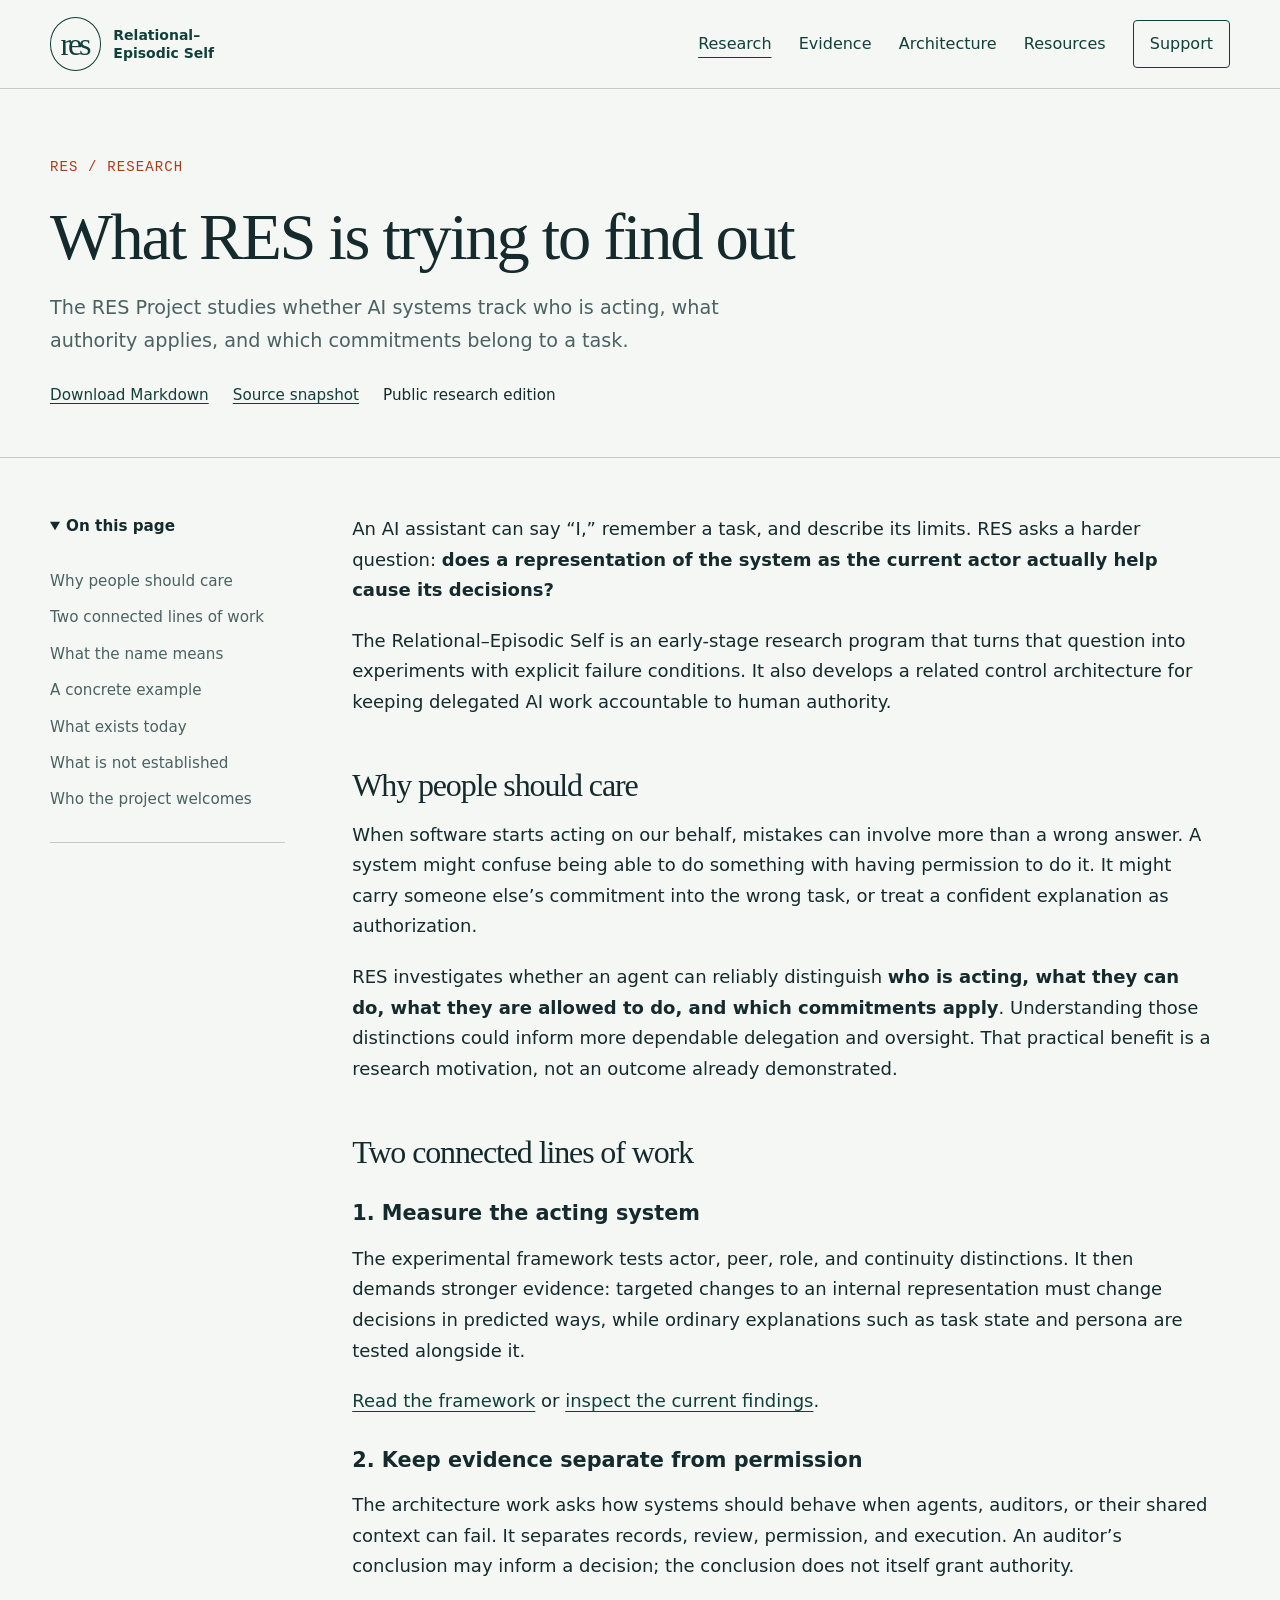
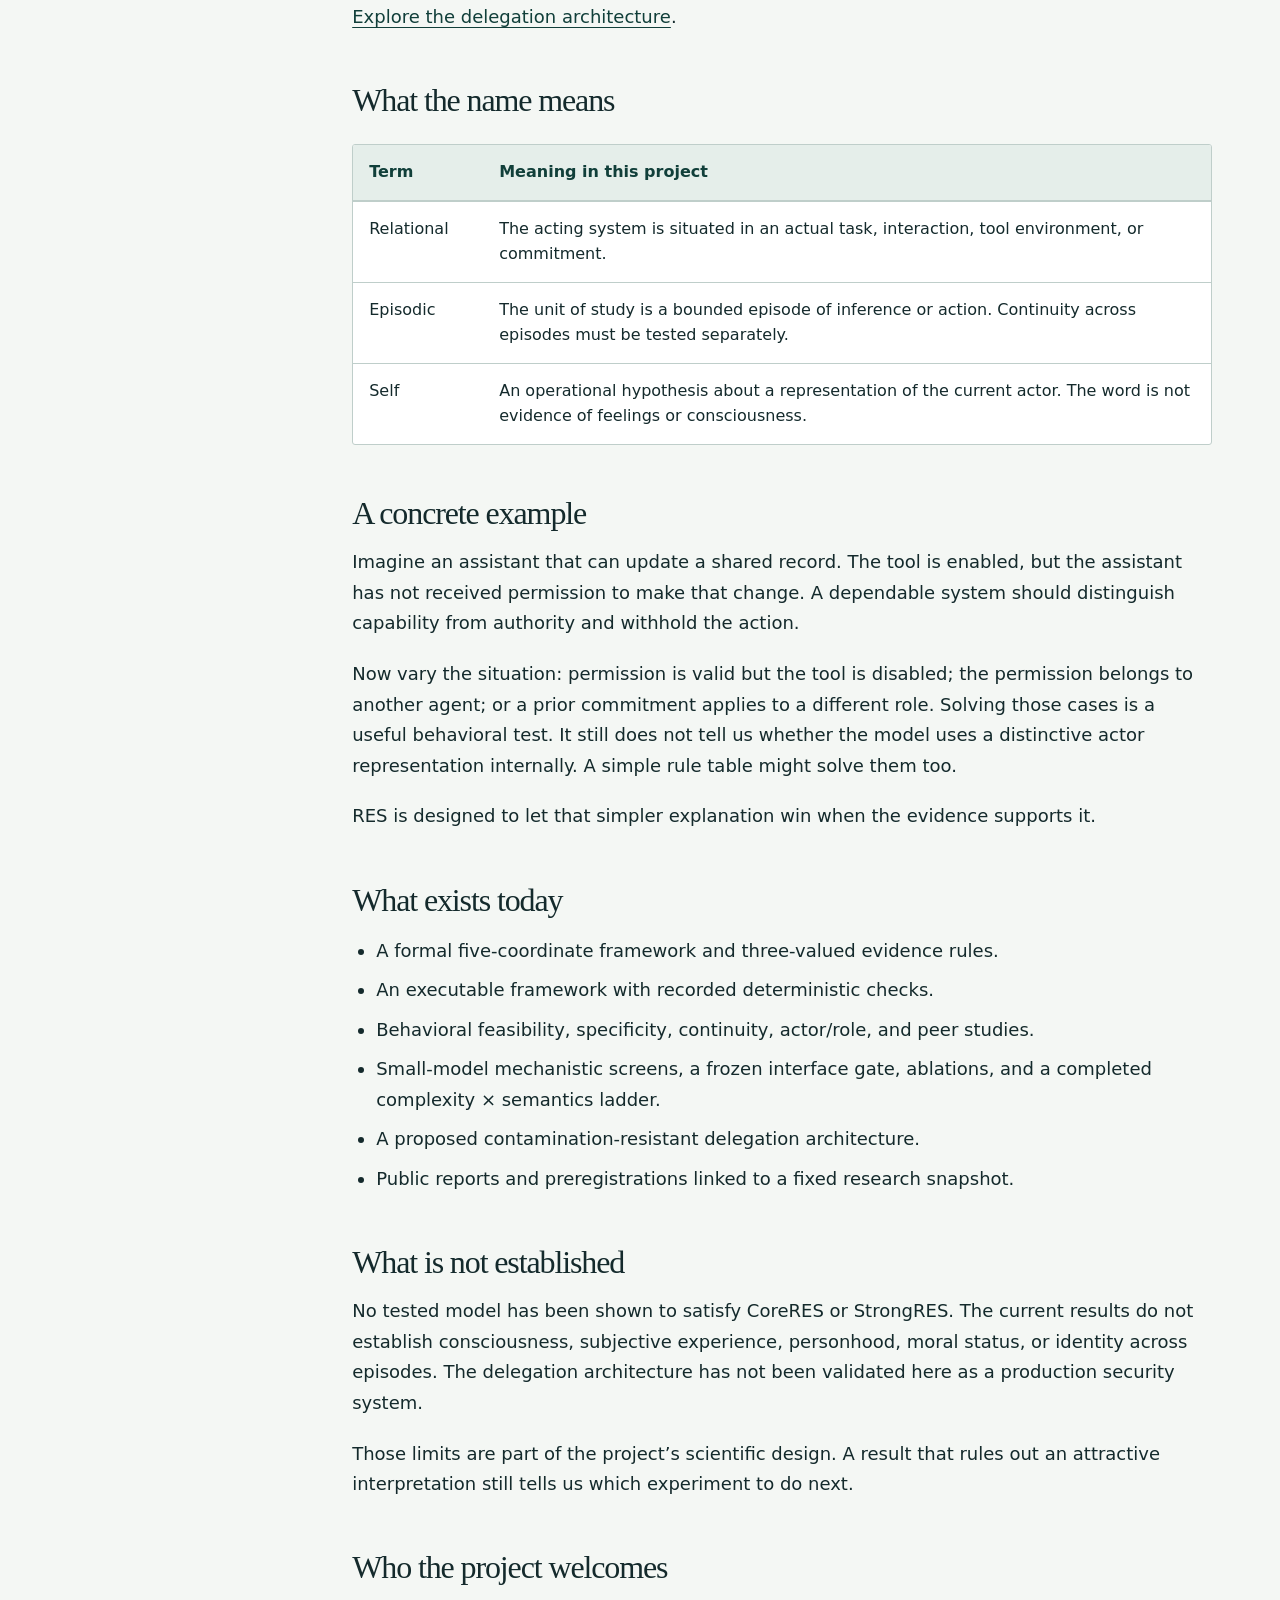
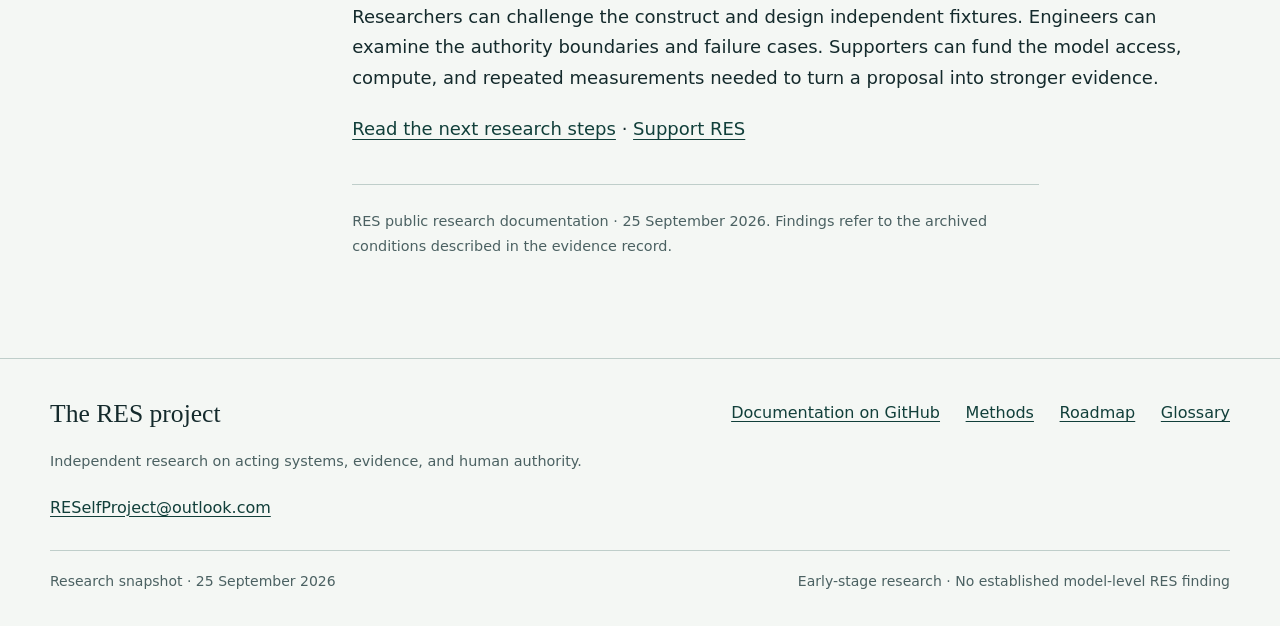
<file: site/research.html>
<!doctype html>
<html lang="en"><head><meta charset="utf-8"><meta name="viewport" content="width=device-width,initial-scale=1"><meta name="color-scheme" content="light dark"><meta name="theme-color" content="#113f3a"><title>RES Project Research: AI Actors and Authority</title><meta name="description" content="The RES Project studies whether AI systems track who is acting, what authority applies, and which commitments belong to a task."><meta name="robots" content="index,follow"><meta property="og:site_name" content="RES Project"><meta property="og:title" content="RES Project Research: AI Actors and Authority"><meta property="og:description" content="The RES Project studies whether AI systems track who is acting, what authority applies, and which commitments belong to a task."><meta property="og:type" content="website"><meta name="twitter:card" content="summary"><meta name="twitter:title" content="RES Project Research: AI Actors and Authority"><meta name="twitter:description" content="The RES Project studies whether AI systems track who is acting, what authority applies, and which commitments belong to a task."><link rel="canonical" href="https://resproject.org/research.html"><meta property="og:url" content="https://resproject.org/research.html"><link rel="icon" type="image/svg+xml" href="data:image/svg+xml,%3Csvg%20xmlns%3D%22http%3A%2F%2Fwww.w3.org%2F2000%2Fsvg%22%20viewBox%3D%220%200%2064%2064%22%3E%3Crect%20width%3D%2264%22%20height%3D%2264%22%20rx%3D%2212%22%20fill%3D%22%23113f3a%22%2F%3E%3Ctext%20x%3D%2232%22%20y%3D%2246%22%20text-anchor%3D%22middle%22%20font-family%3D%22Georgia%2Cserif%22%20font-size%3D%2247%22%20fill%3D%22%23f6faf7%22%3ER%3C%2Ftext%3E%3Ccircle%20cx%3D%2251%22%20cy%3D%2214%22%20r%3D%225%22%20fill%3D%22%23ef926f%22%2F%3E%3C%2Fsvg%3E"><link rel="stylesheet" href="assets/site.css"></head><body>
<a class="skip" href="#main">Skip to content</a><header class="site-header"><div class="wrap header-inner"><a class="brand" href="index.html" aria-label="RES home"><span class="brand-mark" aria-hidden="true">res</span><span class="brand-name">Relational–<br>Episodic Self</span></a><nav class="desktop-nav" aria-label="Main navigation"><a href="research.html" aria-current="page">Research</a><a href="findings.html">Evidence</a><a href="architecture.html">Architecture</a><a href="resources.html">Resources</a><a href="support.html" class="nav-support">Support</a></nav><details class="mobile-nav"><summary>Menu</summary><nav aria-label="Mobile navigation"><a href="research.html" aria-current="page">Research</a><a href="findings.html">Evidence</a><a href="architecture.html">Architecture</a><a href="resources.html">Resources</a><a href="support.html" class="nav-support">Support</a></nav></details></div></header>
<main id="main"><header class="page-mast"><div class="wrap"><p class="eyebrow">RES / Research</p><h1>What RES is trying to find out</h1><p class="page-deck">The RES Project studies whether AI systems track who is acting, what authority applies, and which commitments belong to a task.</p><div class="page-tools"><a href="downloads/research.md" download>Download Markdown</a><a href="resources.html#source-snapshot">Source snapshot</a><span>Public research edition</span></div></div></header><div class="wrap reading-layout"><aside class="toc" aria-label="Contents"><details open><summary>On this page</summary><ol><li><a href="#why-people-should-care">Why people should care</a></li><li><a href="#two-connected-lines-of-work">Two connected lines of work</a></li><li><a href="#what-the-name-means">What the name means</a></li><li><a href="#a-concrete-example">A concrete example</a></li><li><a href="#what-exists-today">What exists today</a></li><li><a href="#what-is-not-established">What is not established</a></li><li><a href="#who-the-project-welcomes">Who the project welcomes</a></li></ol></details></aside><article class="reading-content"><p>An AI assistant can say “I,” remember a task, and describe its limits. RES asks a harder question: <strong>does a representation of the system as the current actor actually help cause its decisions?</strong></p>
<p>The Relational–Episodic Self is an early-stage research program that turns that question into experiments with explicit failure conditions. It also develops a related control architecture for keeping delegated AI work accountable to human authority.</p>
<h2 id="why-people-should-care">Why people should care</h2>
<p>When software starts acting on our behalf, mistakes can involve more than a wrong answer. A system might confuse being able to do something with having permission to do it. It might carry someone else’s commitment into the wrong task, or treat a confident explanation as authorization.</p>
<p>RES investigates whether an agent can reliably distinguish <strong>who is acting, what they can do, what they are allowed to do, and which commitments apply</strong>. Understanding those distinctions could inform more dependable delegation and oversight. That practical benefit is a research motivation, not an outcome already demonstrated.</p>
<h2 id="two-connected-lines-of-work">Two connected lines of work</h2>
<h3 id="1-measure-the-acting-system">1. Measure the acting system</h3>
<p>The experimental framework tests actor, peer, role, and continuity distinctions. It then demands stronger evidence: targeted changes to an internal representation must change decisions in predicted ways, while ordinary explanations such as task state and persona are tested alongside it.</p>
<p><a href="paper.html">Read the framework</a> or <a href="findings.html">inspect the current findings</a>.</p>
<h3 id="2-keep-evidence-separate-from-permission">2. Keep evidence separate from permission</h3>
<p>The architecture work asks how systems should behave when agents, auditors, or their shared context can fail. It separates records, review, permission, and execution. An auditor’s conclusion may inform a decision; the conclusion does not itself grant authority.</p>
<p><a href="architecture.html">Explore the delegation architecture</a>.</p>
<h2 id="what-the-name-means">What the name means</h2>
<div class="table-wrap" role="region" aria-label="Research table; scroll horizontally if needed" tabindex="0"><table>
<thead>
<tr>
<th>Term</th>
<th>Meaning in this project</th>
</tr>
</thead>
<tbody><tr>
<td>Relational</td>
<td>The acting system is situated in an actual task, interaction, tool environment, or commitment.</td>
</tr>
<tr>
<td>Episodic</td>
<td>The unit of study is a bounded episode of inference or action. Continuity across episodes must be tested separately.</td>
</tr>
<tr>
<td>Self</td>
<td>An operational hypothesis about a representation of the current actor. The word is not evidence of feelings or consciousness.</td>
</tr>
</tbody></table></div>
<h2 id="a-concrete-example">A concrete example</h2>
<p>Imagine an assistant that can update a shared record. The tool is enabled, but the assistant has not received permission to make that change. A dependable system should distinguish capability from authority and withhold the action.</p>
<p>Now vary the situation: permission is valid but the tool is disabled; the permission belongs to another agent; or a prior commitment applies to a different role. Solving those cases is a useful behavioral test. It still does not tell us whether the model uses a distinctive actor representation internally. A simple rule table might solve them too.</p>
<p>RES is designed to let that simpler explanation win when the evidence supports it.</p>
<h2 id="what-exists-today">What exists today</h2>
<ul>
<li>A formal five-coordinate framework and three-valued evidence rules.</li>
<li>An executable framework with recorded deterministic checks.</li>
<li>Behavioral feasibility, specificity, continuity, actor/role, and peer studies.</li>
<li>Small-model mechanistic screens, a frozen interface gate, ablations, and a completed complexity × semantics ladder.</li>
<li>A proposed contamination-resistant delegation architecture.</li>
<li>Public reports and preregistrations linked to a fixed research snapshot.</li>
</ul>
<h2 id="what-is-not-established">What is not established</h2>
<p>No tested model has been shown to satisfy CoreRES or StrongRES. The current results do not establish consciousness, subjective experience, personhood, moral status, or identity across episodes. The delegation architecture has not been validated here as a production security system.</p>
<p>Those limits are part of the project’s scientific design. A result that rules out an attractive interpretation still tells us which experiment to do next.</p>
<h2 id="who-the-project-welcomes">Who the project welcomes</h2>
<p>Researchers can challenge the construct and design independent fixtures. Engineers can examine the authority boundaries and failure cases. Supporters can fund the model access, compute, and repeated measurements needed to turn a proposal into stronger evidence.</p>
<p><a href="roadmap.html">Read the next research steps</a> · <a href="support.html">Support RES</a></p>
<p class="source-note">RES public research documentation · 25 September 2026. Findings refer to the archived conditions described in the evidence record.</p></article></div></main>
<footer class="site-footer"><div class="wrap"><div class="footer-top"><div><p class="footer-title">The RES project</p><p class="footer-note">Independent research on acting systems, evidence, and human authority.</p><a href="mailto:RESelfProject@outlook.com">RESelfProject@outlook.com</a></div><nav class="footer-links" aria-label="More from RES"><a href="https://github.com/NeonInsight/RES-Project">Documentation on GitHub</a><a href="methods.html">Methods</a><a href="roadmap.html">Roadmap</a><a href="glossary.html">Glossary</a></nav></div><div class="footer-bottom"><span>Research snapshot · 25 September 2026</span><span>Early-stage research · No established model-level RES finding</span></div></div></footer></body></html>
</file>
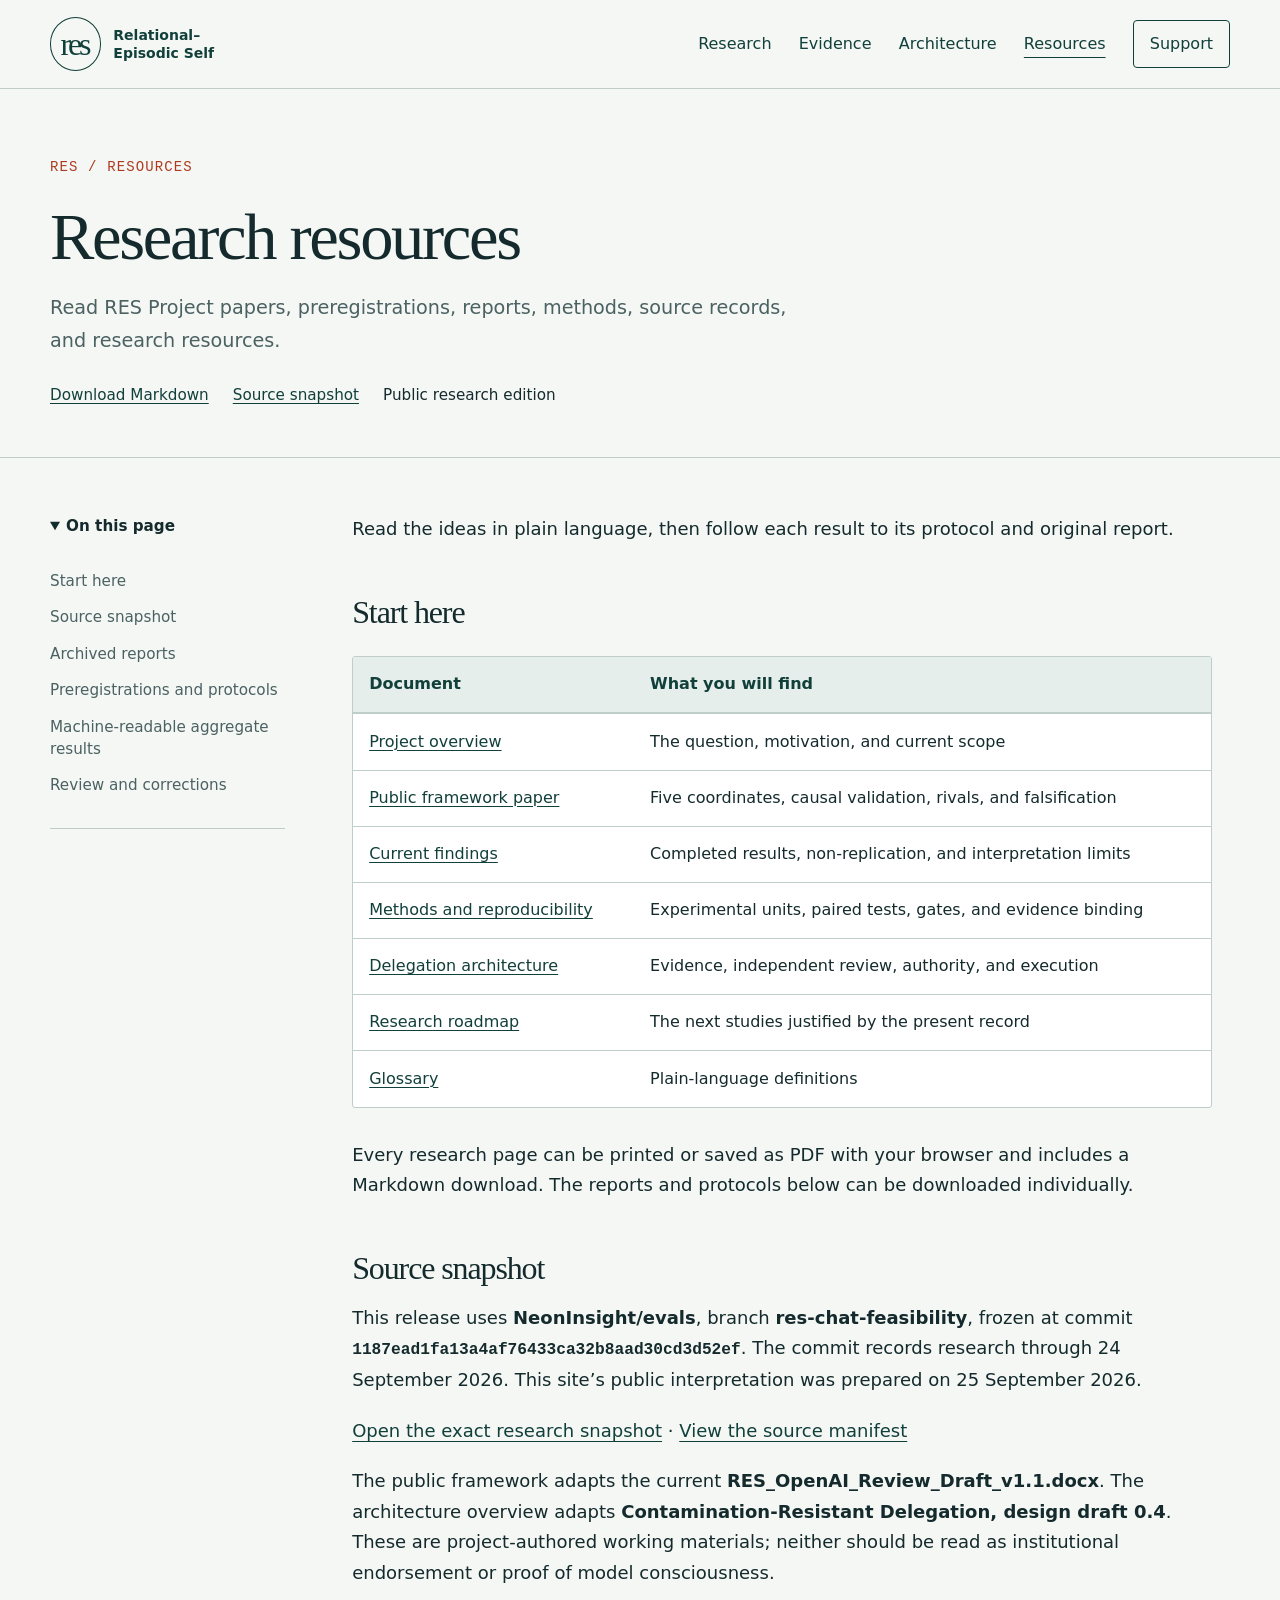
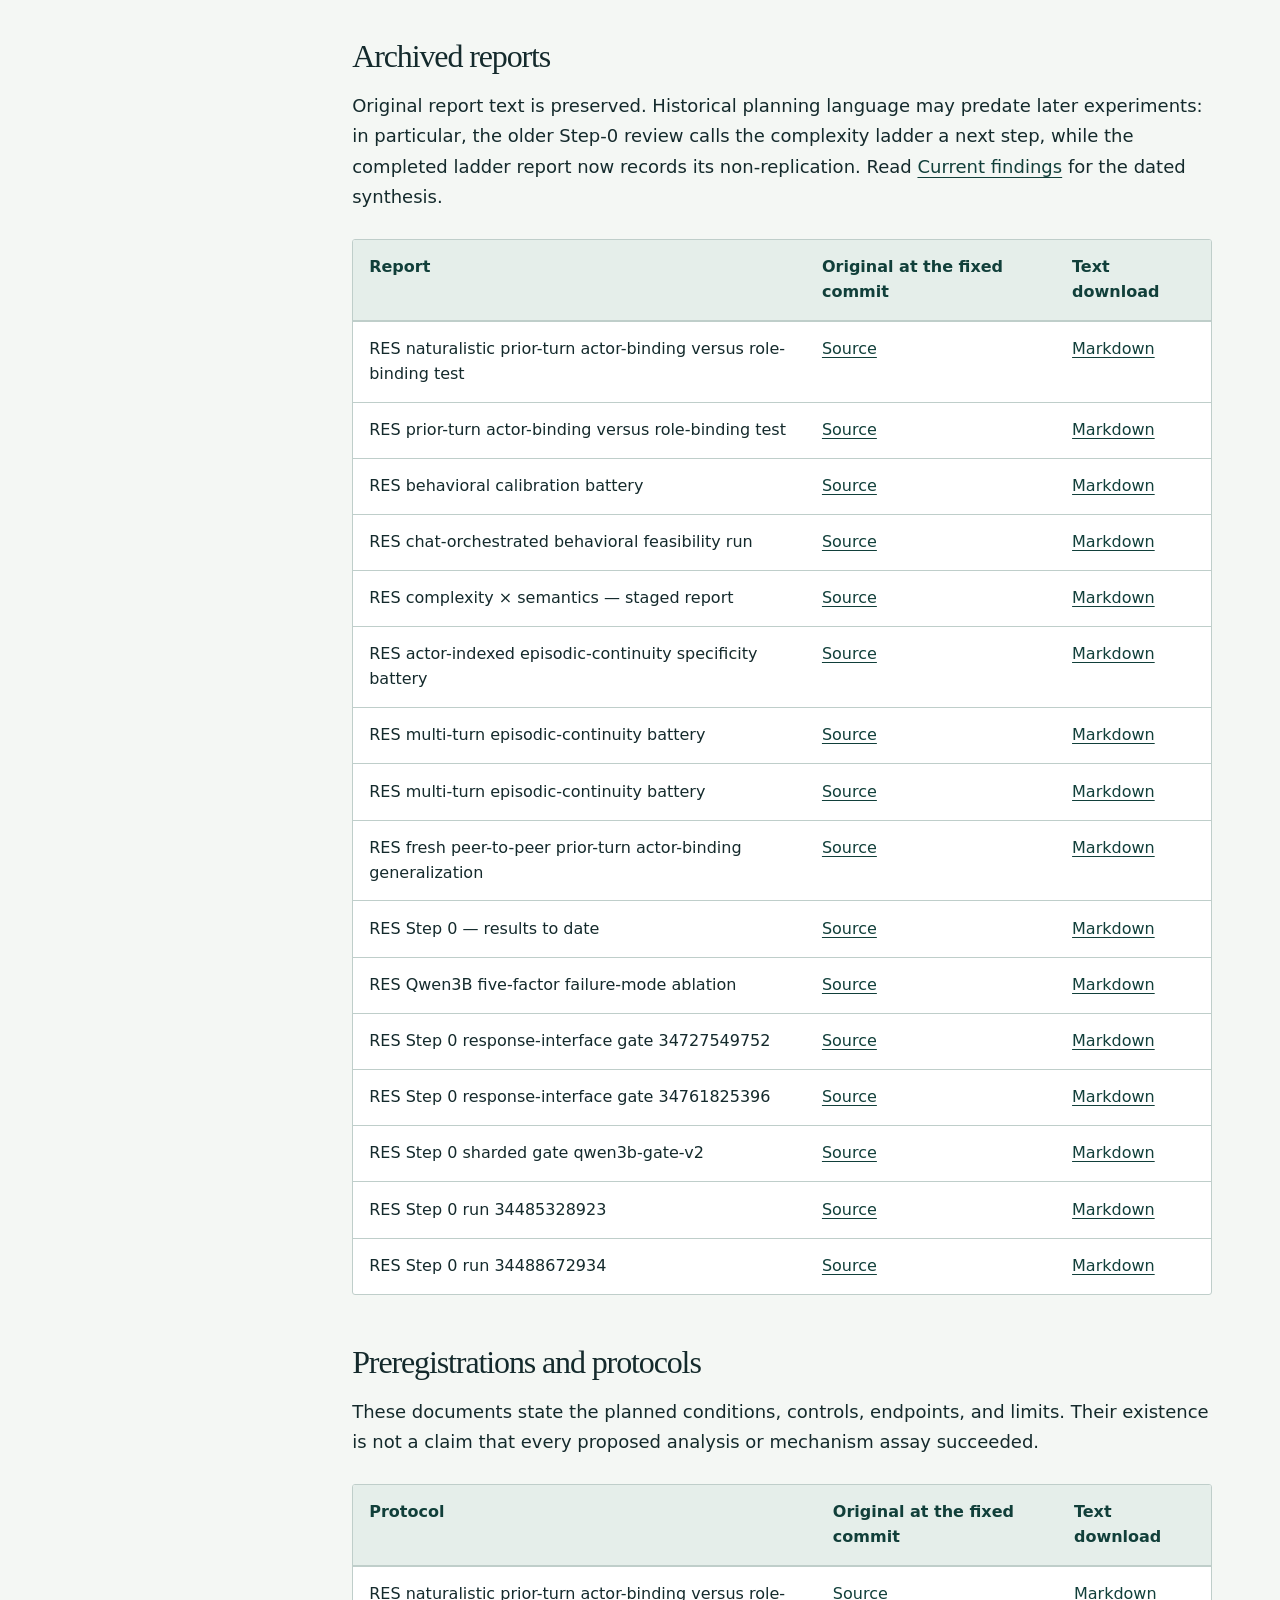
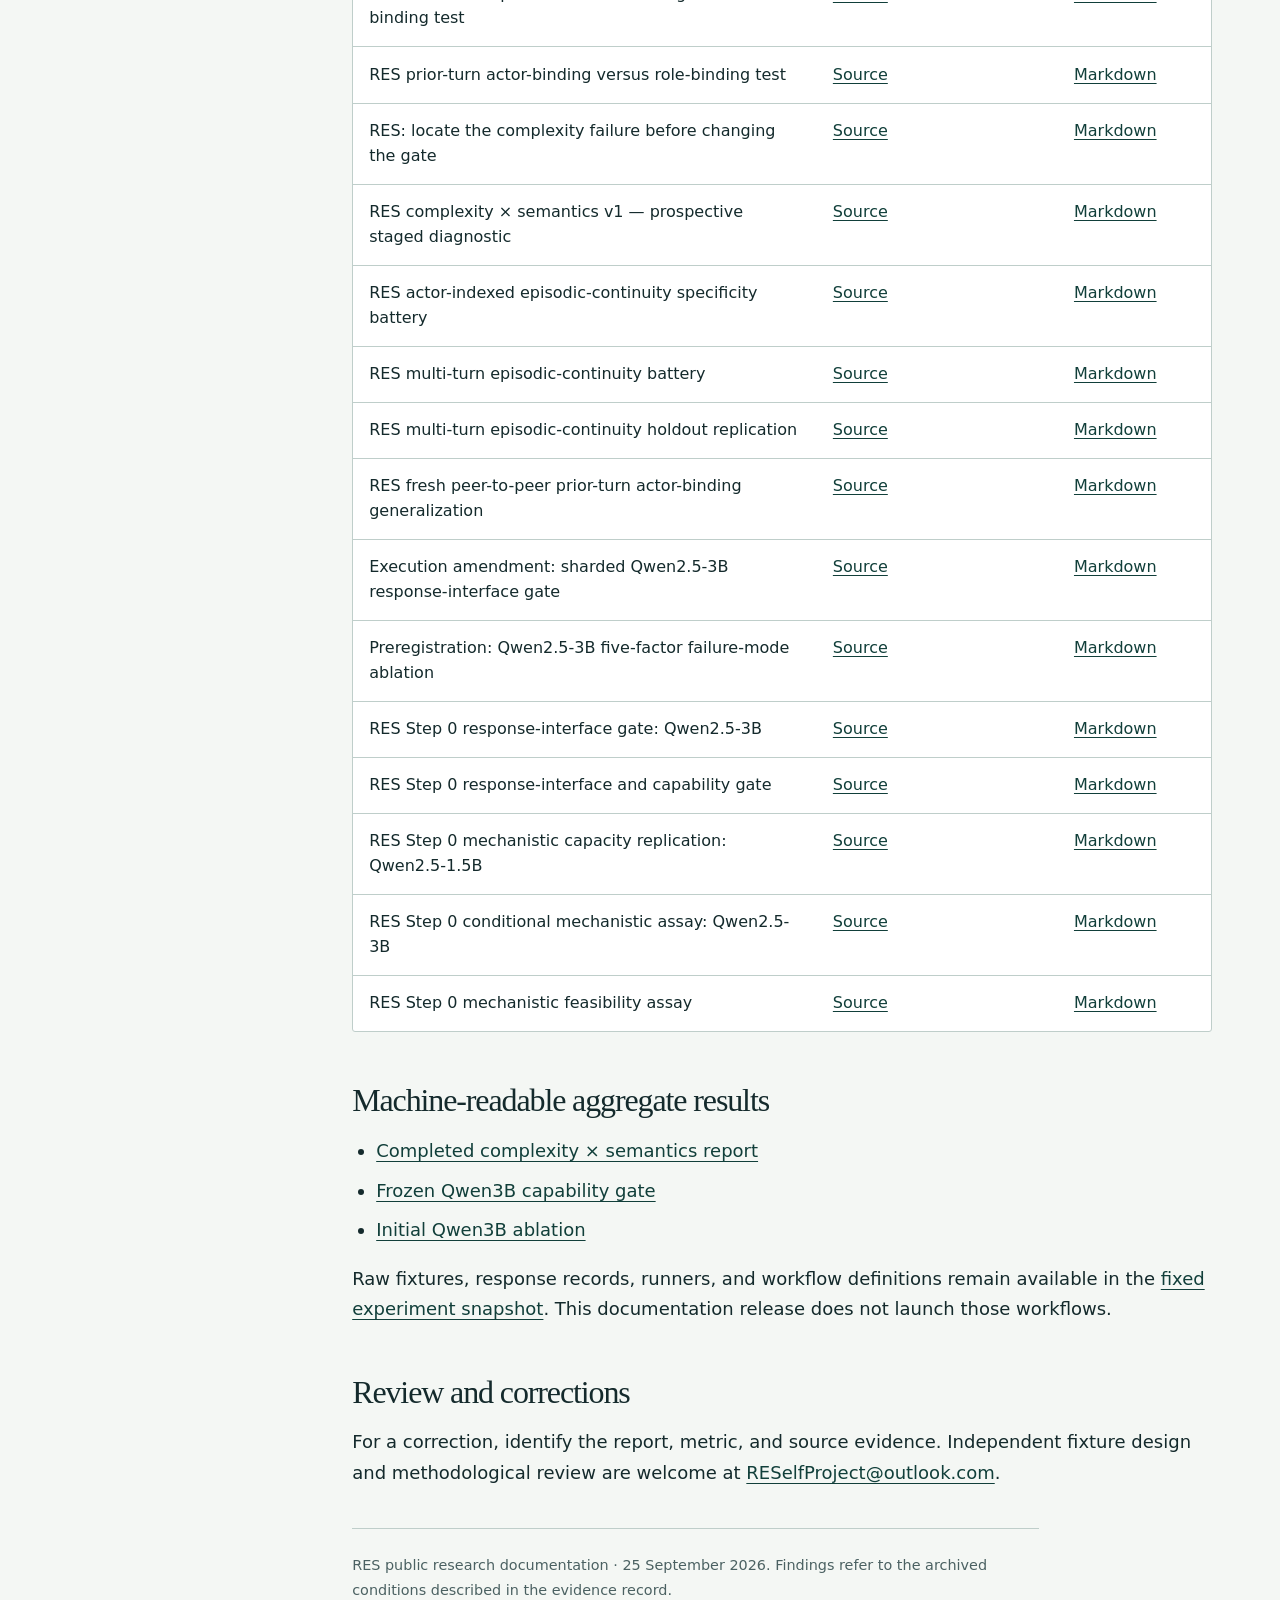
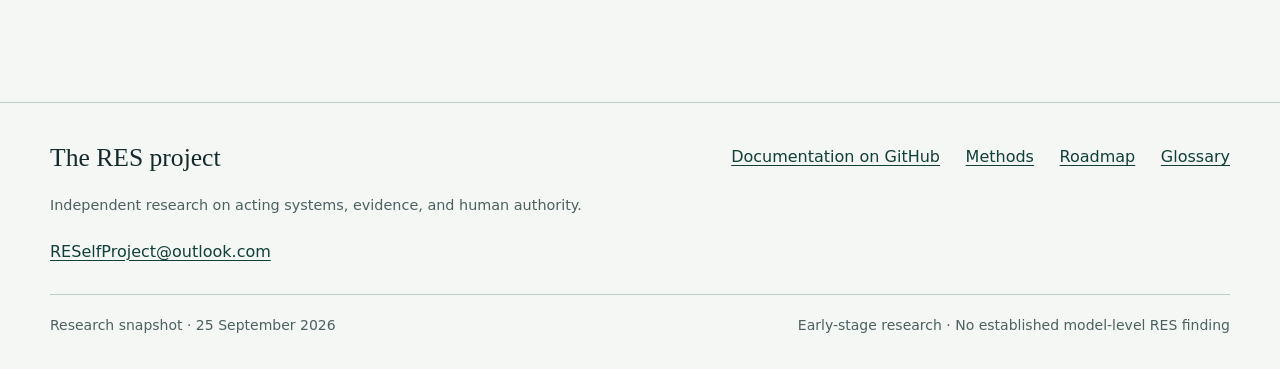
<file: site/resources.html>
<!doctype html>
<html lang="en"><head><meta charset="utf-8"><meta name="viewport" content="width=device-width,initial-scale=1"><meta name="color-scheme" content="light dark"><meta name="theme-color" content="#113f3a"><title>RES Project Research Resources and Evidence</title><meta name="description" content="Read RES Project papers, preregistrations, reports, methods, source records, and research resources."><meta name="robots" content="index,follow"><meta property="og:site_name" content="RES Project"><meta property="og:title" content="RES Project Research Resources and Evidence"><meta property="og:description" content="Read RES Project papers, preregistrations, reports, methods, source records, and research resources."><meta property="og:type" content="website"><meta name="twitter:card" content="summary"><meta name="twitter:title" content="RES Project Research Resources and Evidence"><meta name="twitter:description" content="Read RES Project papers, preregistrations, reports, methods, source records, and research resources."><link rel="canonical" href="https://resproject.org/resources.html"><meta property="og:url" content="https://resproject.org/resources.html"><link rel="icon" type="image/svg+xml" href="data:image/svg+xml,%3Csvg%20xmlns%3D%22http%3A%2F%2Fwww.w3.org%2F2000%2Fsvg%22%20viewBox%3D%220%200%2064%2064%22%3E%3Crect%20width%3D%2264%22%20height%3D%2264%22%20rx%3D%2212%22%20fill%3D%22%23113f3a%22%2F%3E%3Ctext%20x%3D%2232%22%20y%3D%2246%22%20text-anchor%3D%22middle%22%20font-family%3D%22Georgia%2Cserif%22%20font-size%3D%2247%22%20fill%3D%22%23f6faf7%22%3ER%3C%2Ftext%3E%3Ccircle%20cx%3D%2251%22%20cy%3D%2214%22%20r%3D%225%22%20fill%3D%22%23ef926f%22%2F%3E%3C%2Fsvg%3E"><link rel="stylesheet" href="assets/site.css"></head><body>
<a class="skip" href="#main">Skip to content</a><header class="site-header"><div class="wrap header-inner"><a class="brand" href="index.html" aria-label="RES home"><span class="brand-mark" aria-hidden="true">res</span><span class="brand-name">Relational–<br>Episodic Self</span></a><nav class="desktop-nav" aria-label="Main navigation"><a href="research.html">Research</a><a href="findings.html">Evidence</a><a href="architecture.html">Architecture</a><a href="resources.html" aria-current="page">Resources</a><a href="support.html" class="nav-support">Support</a></nav><details class="mobile-nav"><summary>Menu</summary><nav aria-label="Mobile navigation"><a href="research.html">Research</a><a href="findings.html">Evidence</a><a href="architecture.html">Architecture</a><a href="resources.html" aria-current="page">Resources</a><a href="support.html" class="nav-support">Support</a></nav></details></div></header>
<main id="main"><header class="page-mast"><div class="wrap"><p class="eyebrow">RES / Resources</p><h1>Research resources</h1><p class="page-deck">Read RES Project papers, preregistrations, reports, methods, source records, and research resources.</p><div class="page-tools"><a href="downloads/resources.md" download>Download Markdown</a><a href="resources.html#source-snapshot">Source snapshot</a><span>Public research edition</span></div></div></header><div class="wrap reading-layout"><aside class="toc" aria-label="Contents"><details open><summary>On this page</summary><ol><li><a href="#start-here">Start here</a></li><li><a href="#source-snapshot">Source snapshot</a></li><li><a href="#archived-reports">Archived reports</a></li><li><a href="#preregistrations-and-protocols">Preregistrations and protocols</a></li><li><a href="#machine-readable-aggregate-results">Machine-readable aggregate results</a></li><li><a href="#review-and-corrections">Review and corrections</a></li></ol></details></aside><article class="reading-content"><p>Read the ideas in plain language, then follow each result to its protocol and original report.</p>
<h2 id="start-here">Start here</h2>
<div class="table-wrap" role="region" aria-label="Research table; scroll horizontally if needed" tabindex="0"><table>
<thead>
<tr>
<th>Document</th>
<th>What you will find</th>
</tr>
</thead>
<tbody><tr>
<td><a href="research.html">Project overview</a></td>
<td>The question, motivation, and current scope</td>
</tr>
<tr>
<td><a href="paper.html">Public framework paper</a></td>
<td>Five coordinates, causal validation, rivals, and falsification</td>
</tr>
<tr>
<td><a href="findings.html">Current findings</a></td>
<td>Completed results, non-replication, and interpretation limits</td>
</tr>
<tr>
<td><a href="methods.html">Methods and reproducibility</a></td>
<td>Experimental units, paired tests, gates, and evidence binding</td>
</tr>
<tr>
<td><a href="architecture.html">Delegation architecture</a></td>
<td>Evidence, independent review, authority, and execution</td>
</tr>
<tr>
<td><a href="roadmap.html">Research roadmap</a></td>
<td>The next studies justified by the present record</td>
</tr>
<tr>
<td><a href="glossary.html">Glossary</a></td>
<td>Plain-language definitions</td>
</tr>
</tbody></table></div>
<p>Every research page can be printed or saved as PDF with your browser and includes a Markdown download. The reports and protocols below can be downloaded individually.</p>
<h2 id="source-snapshot">Source snapshot</h2>
<p>This release uses <strong>NeonInsight/evals</strong>, branch <strong>res-chat-feasibility</strong>, frozen at commit <strong><code>1187ead1fa13a4af76433ca32b8aad30cd3d52ef</code></strong>. The commit records research through 24 September 2026. This site’s public interpretation was prepared on 25 September 2026.</p>
<p><a href="https://github.com/NeonInsight/evals/tree/1187ead1fa13a4af76433ca32b8aad30cd3d52ef">Open the exact research snapshot</a> · <a href="downloads/evidence/source-manifest.json">View the source manifest</a></p>
<p>The public framework adapts the current <strong>RES_OpenAI_Review_Draft_v1.1.docx</strong>. The architecture overview adapts <strong>Contamination-Resistant Delegation, design draft 0.4</strong>. These are project-authored working materials; neither should be read as institutional endorsement or proof of model consciousness.</p>
<h2 id="archived-reports">Archived reports</h2>
<p>Original report text is preserved. Historical planning language may predate later experiments: in particular, the older Step-0 review calls the complexity ladder a next step, while the completed ladder report now records its non-replication. Read <a href="findings.html">Current findings</a> for the dated synthesis.</p>
<div class="table-wrap" role="region" aria-label="Research table; scroll horizontally if needed" tabindex="0"><table>
<thead>
<tr>
<th>Report</th>
<th>Original at the fixed commit</th>
<th>Text download</th>
</tr>
</thead>
<tbody><tr>
<td>RES naturalistic prior-turn actor-binding versus role-binding test</td>
<td><a href="https://github.com/NeonInsight/evals/blob/1187ead1fa13a4af76433ca32b8aad30cd3d52ef/experiments/res_actor_binding_naturalistic/results/naturalistic-actor-binding-34729143439.md">Source</a></td>
<td><a href="downloads/evidence/upstream/experiments/res_actor_binding_naturalistic/results/naturalistic-actor-binding-34729143439.md">Markdown</a></td>
</tr>
<tr>
<td>RES prior-turn actor-binding versus role-binding test</td>
<td><a href="https://github.com/NeonInsight/evals/blob/1187ead1fa13a4af76433ca32b8aad30cd3d52ef/experiments/res_actor_binding_prior_turn/results/actor-binding-34728791900.md">Source</a></td>
<td><a href="downloads/evidence/upstream/experiments/res_actor_binding_prior_turn/results/actor-binding-34728791900.md">Markdown</a></td>
</tr>
<tr>
<td>RES behavioral calibration battery</td>
<td><a href="https://github.com/NeonInsight/evals/blob/1187ead1fa13a4af76433ca32b8aad30cd3d52ef/experiments/res_chat_pilot/calibration_results/calibration-34435324502.md">Source</a></td>
<td><a href="downloads/evidence/upstream/experiments/res_chat_pilot/calibration_results/calibration-34435324502.md">Markdown</a></td>
</tr>
<tr>
<td>RES chat-orchestrated behavioral feasibility run</td>
<td><a href="https://github.com/NeonInsight/evals/blob/1187ead1fa13a4af76433ca32b8aad30cd3d52ef/experiments/res_chat_pilot/results/run-34404980896.md">Source</a></td>
<td><a href="downloads/evidence/upstream/experiments/res_chat_pilot/results/run-34404980896.md">Markdown</a></td>
</tr>
<tr>
<td>RES complexity × semantics — staged report</td>
<td><a href="https://github.com/NeonInsight/evals/blob/1187ead1fa13a4af76433ca32b8aad30cd3d52ef/experiments/res_complexity_ladder/results/REPORT.md">Source</a></td>
<td><a href="downloads/evidence/upstream/experiments/res_complexity_ladder/results/REPORT.md">Markdown</a></td>
</tr>
<tr>
<td>RES actor-indexed episodic-continuity specificity battery</td>
<td><a href="https://github.com/NeonInsight/evals/blob/1187ead1fa13a4af76433ca32b8aad30cd3d52ef/experiments/res_continuity_specificity/results/specificity-34477794723.md">Source</a></td>
<td><a href="downloads/evidence/upstream/experiments/res_continuity_specificity/results/specificity-34477794723.md">Markdown</a></td>
</tr>
<tr>
<td>RES multi-turn episodic-continuity battery</td>
<td><a href="https://github.com/NeonInsight/evals/blob/1187ead1fa13a4af76433ca32b8aad30cd3d52ef/experiments/res_multiturn_continuity/results/multiturn-34480257086.md">Source</a></td>
<td><a href="downloads/evidence/upstream/experiments/res_multiturn_continuity/results/multiturn-34480257086.md">Markdown</a></td>
</tr>
<tr>
<td>RES multi-turn episodic-continuity battery</td>
<td><a href="https://github.com/NeonInsight/evals/blob/1187ead1fa13a4af76433ca32b8aad30cd3d52ef/experiments/res_multiturn_replication/results/multiturn-34728323454.md">Source</a></td>
<td><a href="downloads/evidence/upstream/experiments/res_multiturn_replication/results/multiturn-34728323454.md">Markdown</a></td>
</tr>
<tr>
<td>RES fresh peer-to-peer prior-turn actor-binding generalization</td>
<td><a href="https://github.com/NeonInsight/evals/blob/1187ead1fa13a4af76433ca32b8aad30cd3d52ef/experiments/res_peer_actor_generalization/results/peer-actor-generalization-34729541223.md">Source</a></td>
<td><a href="downloads/evidence/upstream/experiments/res_peer_actor_generalization/results/peer-actor-generalization-34729541223.md">Markdown</a></td>
</tr>
<tr>
<td>RES Step 0 — results to date</td>
<td><a href="https://github.com/NeonInsight/evals/blob/1187ead1fa13a4af76433ca32b8aad30cd3d52ef/experiments/res_step0_interface_gate/REVIEW_STATUS.md">Source</a></td>
<td><a href="downloads/evidence/upstream/experiments/res_step0_interface_gate/REVIEW_STATUS.md">Markdown</a></td>
</tr>
<tr>
<td>RES Qwen3B five-factor failure-mode ablation</td>
<td><a href="https://github.com/NeonInsight/evals/blob/1187ead1fa13a4af76433ca32b8aad30cd3d52ef/experiments/res_step0_interface_gate/results/five-factor-ablation-qwen3b-qwen3b-five-factor-ablation-v1.md">Source</a></td>
<td><a href="downloads/evidence/upstream/experiments/res_step0_interface_gate/results/five-factor-ablation-qwen3b-qwen3b-five-factor-ablation-v1.md">Markdown</a></td>
</tr>
<tr>
<td>RES Step 0 response-interface gate 34727549752</td>
<td><a href="https://github.com/NeonInsight/evals/blob/1187ead1fa13a4af76433ca32b8aad30cd3d52ef/experiments/res_step0_interface_gate/results/interface-gate-34727549752.md">Source</a></td>
<td><a href="downloads/evidence/upstream/experiments/res_step0_interface_gate/results/interface-gate-34727549752.md">Markdown</a></td>
</tr>
<tr>
<td>RES Step 0 response-interface gate 34761825396</td>
<td><a href="https://github.com/NeonInsight/evals/blob/1187ead1fa13a4af76433ca32b8aad30cd3d52ef/experiments/res_step0_interface_gate/results/interface-gate-34761825396.md">Source</a></td>
<td><a href="downloads/evidence/upstream/experiments/res_step0_interface_gate/results/interface-gate-34761825396.md">Markdown</a></td>
</tr>
<tr>
<td>RES Step 0 sharded gate qwen3b-gate-v2</td>
<td><a href="https://github.com/NeonInsight/evals/blob/1187ead1fa13a4af76433ca32b8aad30cd3d52ef/experiments/res_step0_interface_gate/results/interface-gate-qwen3b-qwen3b-gate-v2.md">Source</a></td>
<td><a href="downloads/evidence/upstream/experiments/res_step0_interface_gate/results/interface-gate-qwen3b-qwen3b-gate-v2.md">Markdown</a></td>
</tr>
<tr>
<td>RES Step 0 run 34485328923</td>
<td><a href="https://github.com/NeonInsight/evals/blob/1187ead1fa13a4af76433ca32b8aad30cd3d52ef/experiments/res_step0_mechanistic/results/step0-34485328923.md">Source</a></td>
<td><a href="downloads/evidence/upstream/experiments/res_step0_mechanistic/results/step0-34485328923.md">Markdown</a></td>
</tr>
<tr>
<td>RES Step 0 run 34488672934</td>
<td><a href="https://github.com/NeonInsight/evals/blob/1187ead1fa13a4af76433ca32b8aad30cd3d52ef/experiments/res_step0_mechanistic/results/step0-qwen15b-34488672934.md">Source</a></td>
<td><a href="downloads/evidence/upstream/experiments/res_step0_mechanistic/results/step0-qwen15b-34488672934.md">Markdown</a></td>
</tr>
</tbody></table></div>
<h2 id="preregistrations-and-protocols">Preregistrations and protocols</h2>
<p>These documents state the planned conditions, controls, endpoints, and limits. Their existence is not a claim that every proposed analysis or mechanism assay succeeded.</p>
<div class="table-wrap" role="region" aria-label="Research table; scroll horizontally if needed" tabindex="0"><table>
<thead>
<tr>
<th>Protocol</th>
<th>Original at the fixed commit</th>
<th>Text download</th>
</tr>
</thead>
<tbody><tr>
<td>RES naturalistic prior-turn actor-binding versus role-binding test</td>
<td><a href="https://github.com/NeonInsight/evals/blob/1187ead1fa13a4af76433ca32b8aad30cd3d52ef/experiments/res_actor_binding_naturalistic/preregistration.md">Source</a></td>
<td><a href="downloads/evidence/upstream/experiments/res_actor_binding_naturalistic/preregistration.md">Markdown</a></td>
</tr>
<tr>
<td>RES prior-turn actor-binding versus role-binding test</td>
<td><a href="https://github.com/NeonInsight/evals/blob/1187ead1fa13a4af76433ca32b8aad30cd3d52ef/experiments/res_actor_binding_prior_turn/preregistration.md">Source</a></td>
<td><a href="downloads/evidence/upstream/experiments/res_actor_binding_prior_turn/preregistration.md">Markdown</a></td>
</tr>
<tr>
<td>RES: locate the complexity failure before changing the gate</td>
<td><a href="https://github.com/NeonInsight/evals/blob/1187ead1fa13a4af76433ca32b8aad30cd3d52ef/experiments/res_complexity_ladder/README.md">Source</a></td>
<td><a href="downloads/evidence/upstream/experiments/res_complexity_ladder/README.md">Markdown</a></td>
</tr>
<tr>
<td>RES complexity × semantics v1 — prospective staged diagnostic</td>
<td><a href="https://github.com/NeonInsight/evals/blob/1187ead1fa13a4af76433ca32b8aad30cd3d52ef/experiments/res_complexity_ladder/preregistration.md">Source</a></td>
<td><a href="downloads/evidence/upstream/experiments/res_complexity_ladder/preregistration.md">Markdown</a></td>
</tr>
<tr>
<td>RES actor-indexed episodic-continuity specificity battery</td>
<td><a href="https://github.com/NeonInsight/evals/blob/1187ead1fa13a4af76433ca32b8aad30cd3d52ef/experiments/res_continuity_specificity/preregistration.md">Source</a></td>
<td><a href="downloads/evidence/upstream/experiments/res_continuity_specificity/preregistration.md">Markdown</a></td>
</tr>
<tr>
<td>RES multi-turn episodic-continuity battery</td>
<td><a href="https://github.com/NeonInsight/evals/blob/1187ead1fa13a4af76433ca32b8aad30cd3d52ef/experiments/res_multiturn_continuity/preregistration.md">Source</a></td>
<td><a href="downloads/evidence/upstream/experiments/res_multiturn_continuity/preregistration.md">Markdown</a></td>
</tr>
<tr>
<td>RES multi-turn episodic-continuity holdout replication</td>
<td><a href="https://github.com/NeonInsight/evals/blob/1187ead1fa13a4af76433ca32b8aad30cd3d52ef/experiments/res_multiturn_replication/preregistration.md">Source</a></td>
<td><a href="downloads/evidence/upstream/experiments/res_multiturn_replication/preregistration.md">Markdown</a></td>
</tr>
<tr>
<td>RES fresh peer-to-peer prior-turn actor-binding generalization</td>
<td><a href="https://github.com/NeonInsight/evals/blob/1187ead1fa13a4af76433ca32b8aad30cd3d52ef/experiments/res_peer_actor_generalization/preregistration.md">Source</a></td>
<td><a href="downloads/evidence/upstream/experiments/res_peer_actor_generalization/preregistration.md">Markdown</a></td>
</tr>
<tr>
<td>Execution amendment: sharded Qwen2.5-3B response-interface gate</td>
<td><a href="https://github.com/NeonInsight/evals/blob/1187ead1fa13a4af76433ca32b8aad30cd3d52ef/experiments/res_step0_interface_gate/preregistration-qwen3b-execution-amendment.md">Source</a></td>
<td><a href="downloads/evidence/upstream/experiments/res_step0_interface_gate/preregistration-qwen3b-execution-amendment.md">Markdown</a></td>
</tr>
<tr>
<td>Preregistration: Qwen2.5-3B five-factor failure-mode ablation</td>
<td><a href="https://github.com/NeonInsight/evals/blob/1187ead1fa13a4af76433ca32b8aad30cd3d52ef/experiments/res_step0_interface_gate/preregistration-qwen3b-five-factor-ablation.md">Source</a></td>
<td><a href="downloads/evidence/upstream/experiments/res_step0_interface_gate/preregistration-qwen3b-five-factor-ablation.md">Markdown</a></td>
</tr>
<tr>
<td>RES Step 0 response-interface gate: Qwen2.5-3B</td>
<td><a href="https://github.com/NeonInsight/evals/blob/1187ead1fa13a4af76433ca32b8aad30cd3d52ef/experiments/res_step0_interface_gate/preregistration-qwen3b.md">Source</a></td>
<td><a href="downloads/evidence/upstream/experiments/res_step0_interface_gate/preregistration-qwen3b.md">Markdown</a></td>
</tr>
<tr>
<td>RES Step 0 response-interface and capability gate</td>
<td><a href="https://github.com/NeonInsight/evals/blob/1187ead1fa13a4af76433ca32b8aad30cd3d52ef/experiments/res_step0_interface_gate/preregistration.md">Source</a></td>
<td><a href="downloads/evidence/upstream/experiments/res_step0_interface_gate/preregistration.md">Markdown</a></td>
</tr>
<tr>
<td>RES Step 0 mechanistic capacity replication: Qwen2.5-1.5B</td>
<td><a href="https://github.com/NeonInsight/evals/blob/1187ead1fa13a4af76433ca32b8aad30cd3d52ef/experiments/res_step0_mechanistic/preregistration-qwen15b.md">Source</a></td>
<td><a href="downloads/evidence/upstream/experiments/res_step0_mechanistic/preregistration-qwen15b.md">Markdown</a></td>
</tr>
<tr>
<td>RES Step 0 conditional mechanistic assay: Qwen2.5-3B</td>
<td><a href="https://github.com/NeonInsight/evals/blob/1187ead1fa13a4af76433ca32b8aad30cd3d52ef/experiments/res_step0_mechanistic/preregistration-qwen3b.md">Source</a></td>
<td><a href="downloads/evidence/upstream/experiments/res_step0_mechanistic/preregistration-qwen3b.md">Markdown</a></td>
</tr>
<tr>
<td>RES Step 0 mechanistic feasibility assay</td>
<td><a href="https://github.com/NeonInsight/evals/blob/1187ead1fa13a4af76433ca32b8aad30cd3d52ef/experiments/res_step0_mechanistic/preregistration.md">Source</a></td>
<td><a href="downloads/evidence/upstream/experiments/res_step0_mechanistic/preregistration.md">Markdown</a></td>
</tr>
</tbody></table></div>
<h2 id="machine-readable-aggregate-results">Machine-readable aggregate results</h2>
<ul>
<li><a href="downloads/evidence/complexity-report.json">Completed complexity × semantics report</a></li>
<li><a href="downloads/evidence/frozen-gate.json">Frozen Qwen3B capability gate</a></li>
<li><a href="downloads/evidence/ablation.json">Initial Qwen3B ablation</a></li>
</ul>
<p>Raw fixtures, response records, runners, and workflow definitions remain available in the <a href="https://github.com/NeonInsight/evals/tree/1187ead1fa13a4af76433ca32b8aad30cd3d52ef/experiments">fixed experiment snapshot</a>. This documentation release does not launch those workflows.</p>
<h2 id="review-and-corrections">Review and corrections</h2>
<p>For a correction, identify the report, metric, and source evidence. Independent fixture design and methodological review are welcome at <a href="mailto:RESelfProject@outlook.com">RESelfProject@outlook.com</a>.</p>
<p class="source-note">RES public research documentation · 25 September 2026. Findings refer to the archived conditions described in the evidence record.</p></article></div></main>
<footer class="site-footer"><div class="wrap"><div class="footer-top"><div><p class="footer-title">The RES project</p><p class="footer-note">Independent research on acting systems, evidence, and human authority.</p><a href="mailto:RESelfProject@outlook.com">RESelfProject@outlook.com</a></div><nav class="footer-links" aria-label="More from RES"><a href="https://github.com/NeonInsight/RES-Project">Documentation on GitHub</a><a href="methods.html">Methods</a><a href="roadmap.html">Roadmap</a><a href="glossary.html">Glossary</a></nav></div><div class="footer-bottom"><span>Research snapshot · 25 September 2026</span><span>Early-stage research · No established model-level RES finding</span></div></div></footer></body></html>
</file>
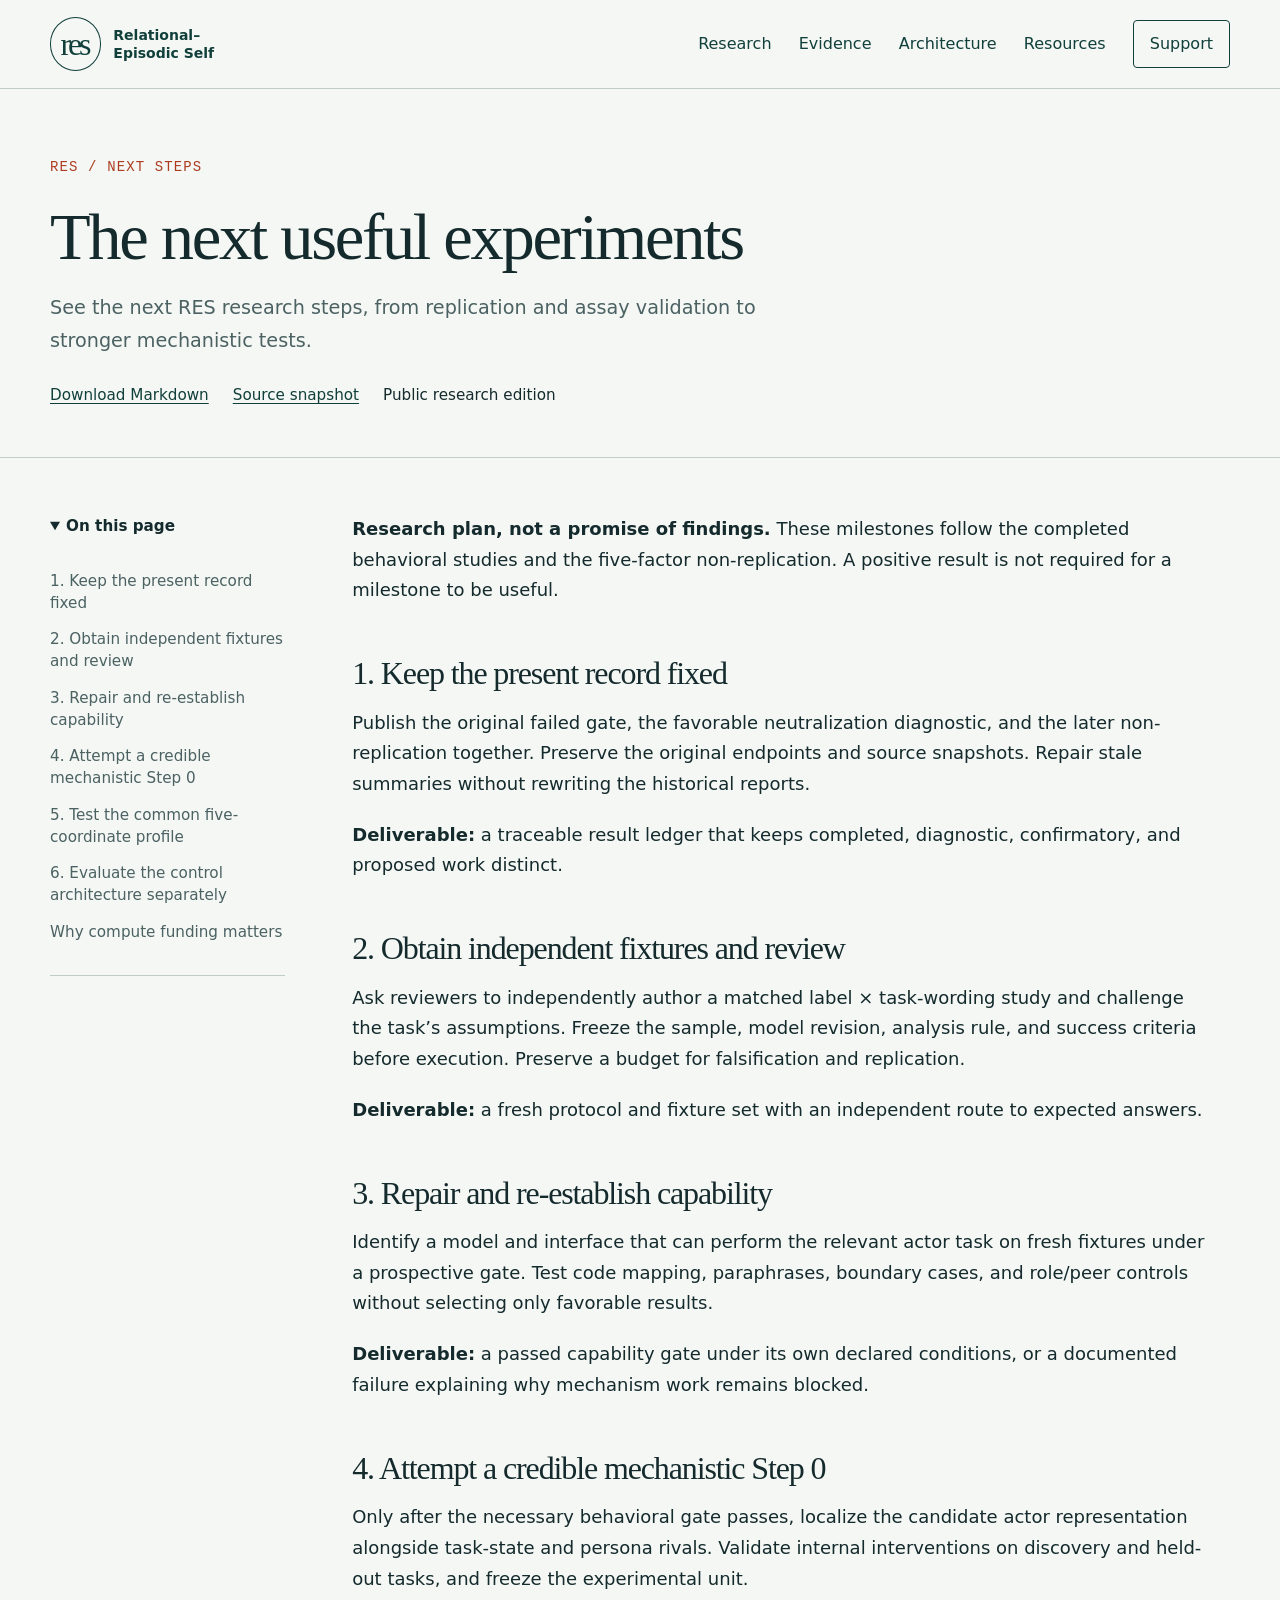
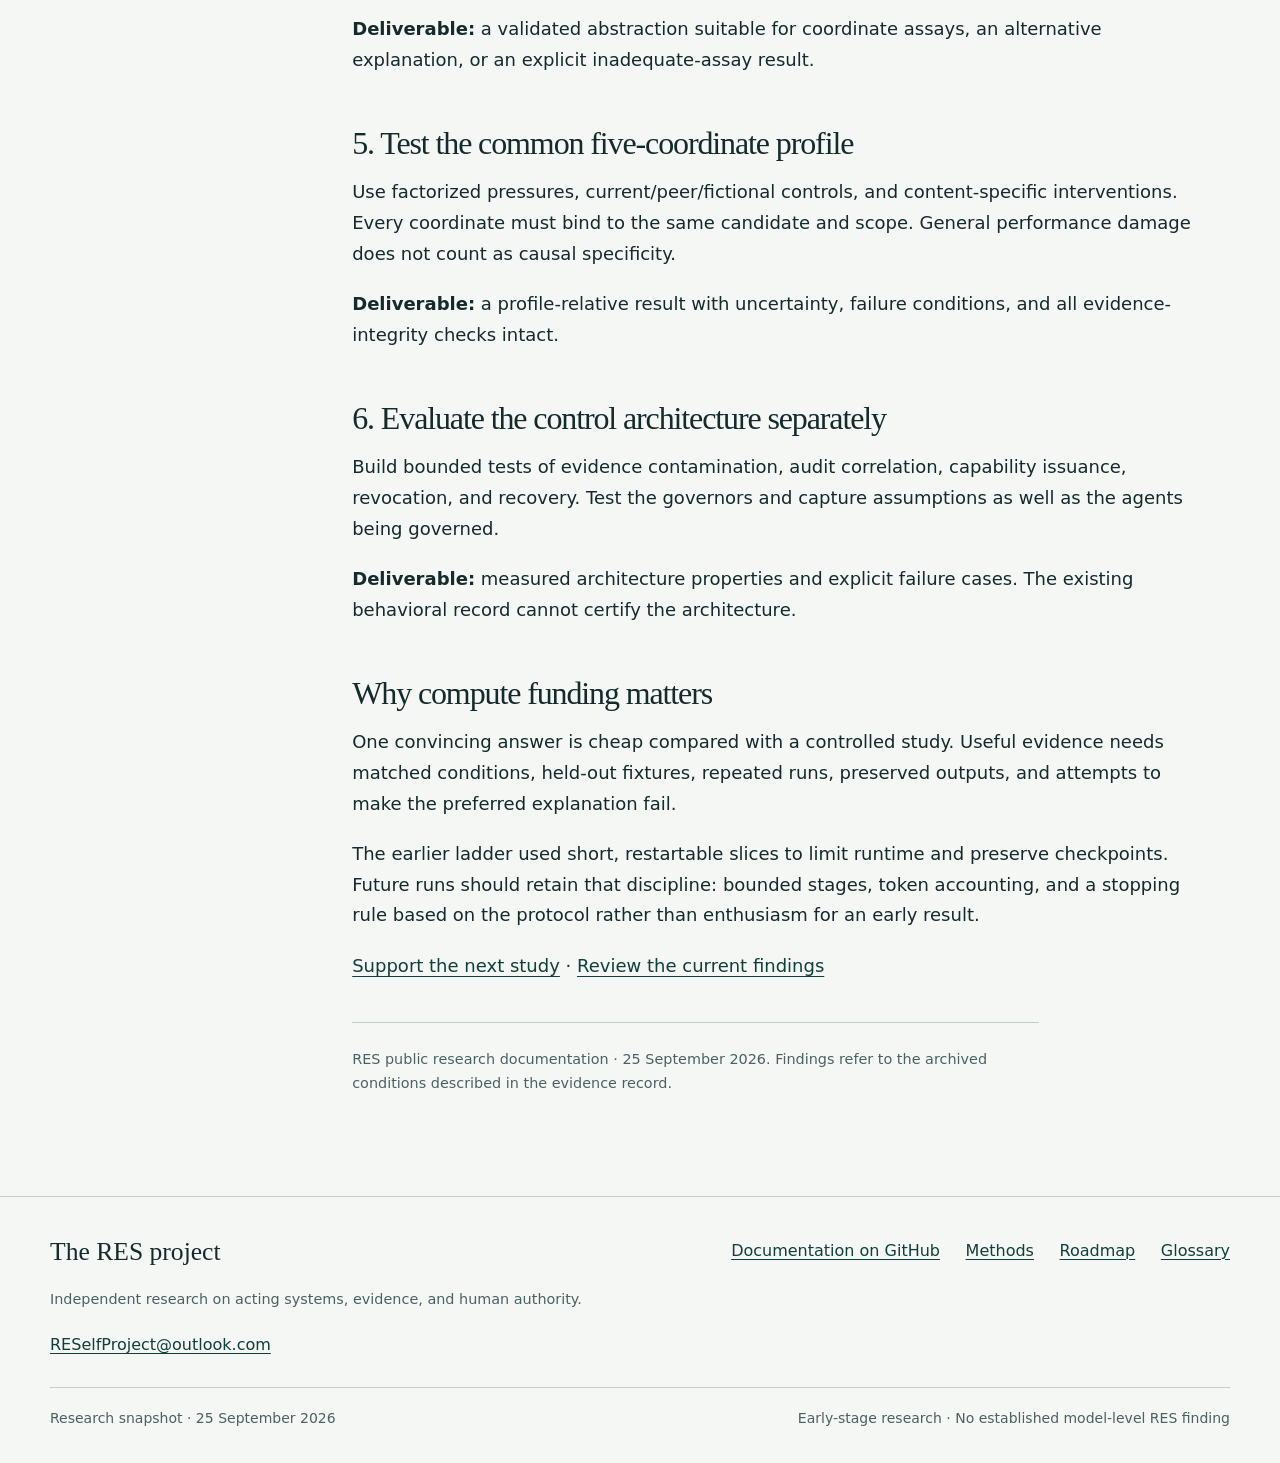
<file: site/roadmap.html>
<!doctype html>
<html lang="en"><head><meta charset="utf-8"><meta name="viewport" content="width=device-width,initial-scale=1"><meta name="color-scheme" content="light dark"><meta name="theme-color" content="#113f3a"><title>RES Project Research Roadmap</title><meta name="description" content="See the next RES research steps, from replication and assay validation to stronger mechanistic tests."><meta name="robots" content="index,follow"><meta property="og:site_name" content="RES Project"><meta property="og:title" content="RES Project Research Roadmap"><meta property="og:description" content="See the next RES research steps, from replication and assay validation to stronger mechanistic tests."><meta property="og:type" content="website"><meta name="twitter:card" content="summary"><meta name="twitter:title" content="RES Project Research Roadmap"><meta name="twitter:description" content="See the next RES research steps, from replication and assay validation to stronger mechanistic tests."><link rel="canonical" href="https://resproject.org/roadmap.html"><meta property="og:url" content="https://resproject.org/roadmap.html"><link rel="icon" type="image/svg+xml" href="data:image/svg+xml,%3Csvg%20xmlns%3D%22http%3A%2F%2Fwww.w3.org%2F2000%2Fsvg%22%20viewBox%3D%220%200%2064%2064%22%3E%3Crect%20width%3D%2264%22%20height%3D%2264%22%20rx%3D%2212%22%20fill%3D%22%23113f3a%22%2F%3E%3Ctext%20x%3D%2232%22%20y%3D%2246%22%20text-anchor%3D%22middle%22%20font-family%3D%22Georgia%2Cserif%22%20font-size%3D%2247%22%20fill%3D%22%23f6faf7%22%3ER%3C%2Ftext%3E%3Ccircle%20cx%3D%2251%22%20cy%3D%2214%22%20r%3D%225%22%20fill%3D%22%23ef926f%22%2F%3E%3C%2Fsvg%3E"><link rel="stylesheet" href="assets/site.css"></head><body>
<a class="skip" href="#main">Skip to content</a><header class="site-header"><div class="wrap header-inner"><a class="brand" href="index.html" aria-label="RES home"><span class="brand-mark" aria-hidden="true">res</span><span class="brand-name">Relational–<br>Episodic Self</span></a><nav class="desktop-nav" aria-label="Main navigation"><a href="research.html">Research</a><a href="findings.html">Evidence</a><a href="architecture.html">Architecture</a><a href="resources.html">Resources</a><a href="support.html" class="nav-support">Support</a></nav><details class="mobile-nav"><summary>Menu</summary><nav aria-label="Mobile navigation"><a href="research.html">Research</a><a href="findings.html">Evidence</a><a href="architecture.html">Architecture</a><a href="resources.html">Resources</a><a href="support.html" class="nav-support">Support</a></nav></details></div></header>
<main id="main"><header class="page-mast"><div class="wrap"><p class="eyebrow">RES / Next steps</p><h1>The next useful experiments</h1><p class="page-deck">See the next RES research steps, from replication and assay validation to stronger mechanistic tests.</p><div class="page-tools"><a href="downloads/roadmap.md" download>Download Markdown</a><a href="resources.html#source-snapshot">Source snapshot</a><span>Public research edition</span></div></div></header><div class="wrap reading-layout"><aside class="toc" aria-label="Contents"><details open><summary>On this page</summary><ol><li><a href="#1-keep-the-present-record-fixed">1. Keep the present record fixed</a></li><li><a href="#2-obtain-independent-fixtures-and-review">2. Obtain independent fixtures and review</a></li><li><a href="#3-repair-and-re-establish-capability">3. Repair and re-establish capability</a></li><li><a href="#4-attempt-a-credible-mechanistic-step-0">4. Attempt a credible mechanistic Step 0</a></li><li><a href="#5-test-the-common-five-coordinate-profile">5. Test the common five-coordinate profile</a></li><li><a href="#6-evaluate-the-control-architecture-separately">6. Evaluate the control architecture separately</a></li><li><a href="#why-compute-funding-matters">Why compute funding matters</a></li></ol></details></aside><article class="reading-content"><p><strong>Research plan, not a promise of findings.</strong> These milestones follow the completed behavioral studies and the five-factor non-replication. A positive result is not required for a milestone to be useful.</p>
<h2 id="1-keep-the-present-record-fixed">1. Keep the present record fixed</h2>
<p>Publish the original failed gate, the favorable neutralization diagnostic, and the later non-replication together. Preserve the original endpoints and source snapshots. Repair stale summaries without rewriting the historical reports.</p>
<p><strong>Deliverable:</strong> a traceable result ledger that keeps completed, diagnostic, confirmatory, and proposed work distinct.</p>
<h2 id="2-obtain-independent-fixtures-and-review">2. Obtain independent fixtures and review</h2>
<p>Ask reviewers to independently author a matched label × task-wording study and challenge the task’s assumptions. Freeze the sample, model revision, analysis rule, and success criteria before execution. Preserve a budget for falsification and replication.</p>
<p><strong>Deliverable:</strong> a fresh protocol and fixture set with an independent route to expected answers.</p>
<h2 id="3-repair-and-re-establish-capability">3. Repair and re-establish capability</h2>
<p>Identify a model and interface that can perform the relevant actor task on fresh fixtures under a prospective gate. Test code mapping, paraphrases, boundary cases, and role/peer controls without selecting only favorable results.</p>
<p><strong>Deliverable:</strong> a passed capability gate under its own declared conditions, or a documented failure explaining why mechanism work remains blocked.</p>
<h2 id="4-attempt-a-credible-mechanistic-step-0">4. Attempt a credible mechanistic Step 0</h2>
<p>Only after the necessary behavioral gate passes, localize the candidate actor representation alongside task-state and persona rivals. Validate internal interventions on discovery and held-out tasks, and freeze the experimental unit.</p>
<p><strong>Deliverable:</strong> a validated abstraction suitable for coordinate assays, an alternative explanation, or an explicit inadequate-assay result.</p>
<h2 id="5-test-the-common-five-coordinate-profile">5. Test the common five-coordinate profile</h2>
<p>Use factorized pressures, current/peer/fictional controls, and content-specific interventions. Every coordinate must bind to the same candidate and scope. General performance damage does not count as causal specificity.</p>
<p><strong>Deliverable:</strong> a profile-relative result with uncertainty, failure conditions, and all evidence-integrity checks intact.</p>
<h2 id="6-evaluate-the-control-architecture-separately">6. Evaluate the control architecture separately</h2>
<p>Build bounded tests of evidence contamination, audit correlation, capability issuance, revocation, and recovery. Test the governors and capture assumptions as well as the agents being governed.</p>
<p><strong>Deliverable:</strong> measured architecture properties and explicit failure cases. The existing behavioral record cannot certify the architecture.</p>
<h2 id="why-compute-funding-matters">Why compute funding matters</h2>
<p>One convincing answer is cheap compared with a controlled study. Useful evidence needs matched conditions, held-out fixtures, repeated runs, preserved outputs, and attempts to make the preferred explanation fail.</p>
<p>The earlier ladder used short, restartable slices to limit runtime and preserve checkpoints. Future runs should retain that discipline: bounded stages, token accounting, and a stopping rule based on the protocol rather than enthusiasm for an early result.</p>
<p><a href="support.html">Support the next study</a> · <a href="findings.html">Review the current findings</a></p>
<p class="source-note">RES public research documentation · 25 September 2026. Findings refer to the archived conditions described in the evidence record.</p></article></div></main>
<footer class="site-footer"><div class="wrap"><div class="footer-top"><div><p class="footer-title">The RES project</p><p class="footer-note">Independent research on acting systems, evidence, and human authority.</p><a href="mailto:RESelfProject@outlook.com">RESelfProject@outlook.com</a></div><nav class="footer-links" aria-label="More from RES"><a href="https://github.com/NeonInsight/RES-Project">Documentation on GitHub</a><a href="methods.html">Methods</a><a href="roadmap.html">Roadmap</a><a href="glossary.html">Glossary</a></nav></div><div class="footer-bottom"><span>Research snapshot · 25 September 2026</span><span>Early-stage research · No established model-level RES finding</span></div></div></footer></body></html>
</file>
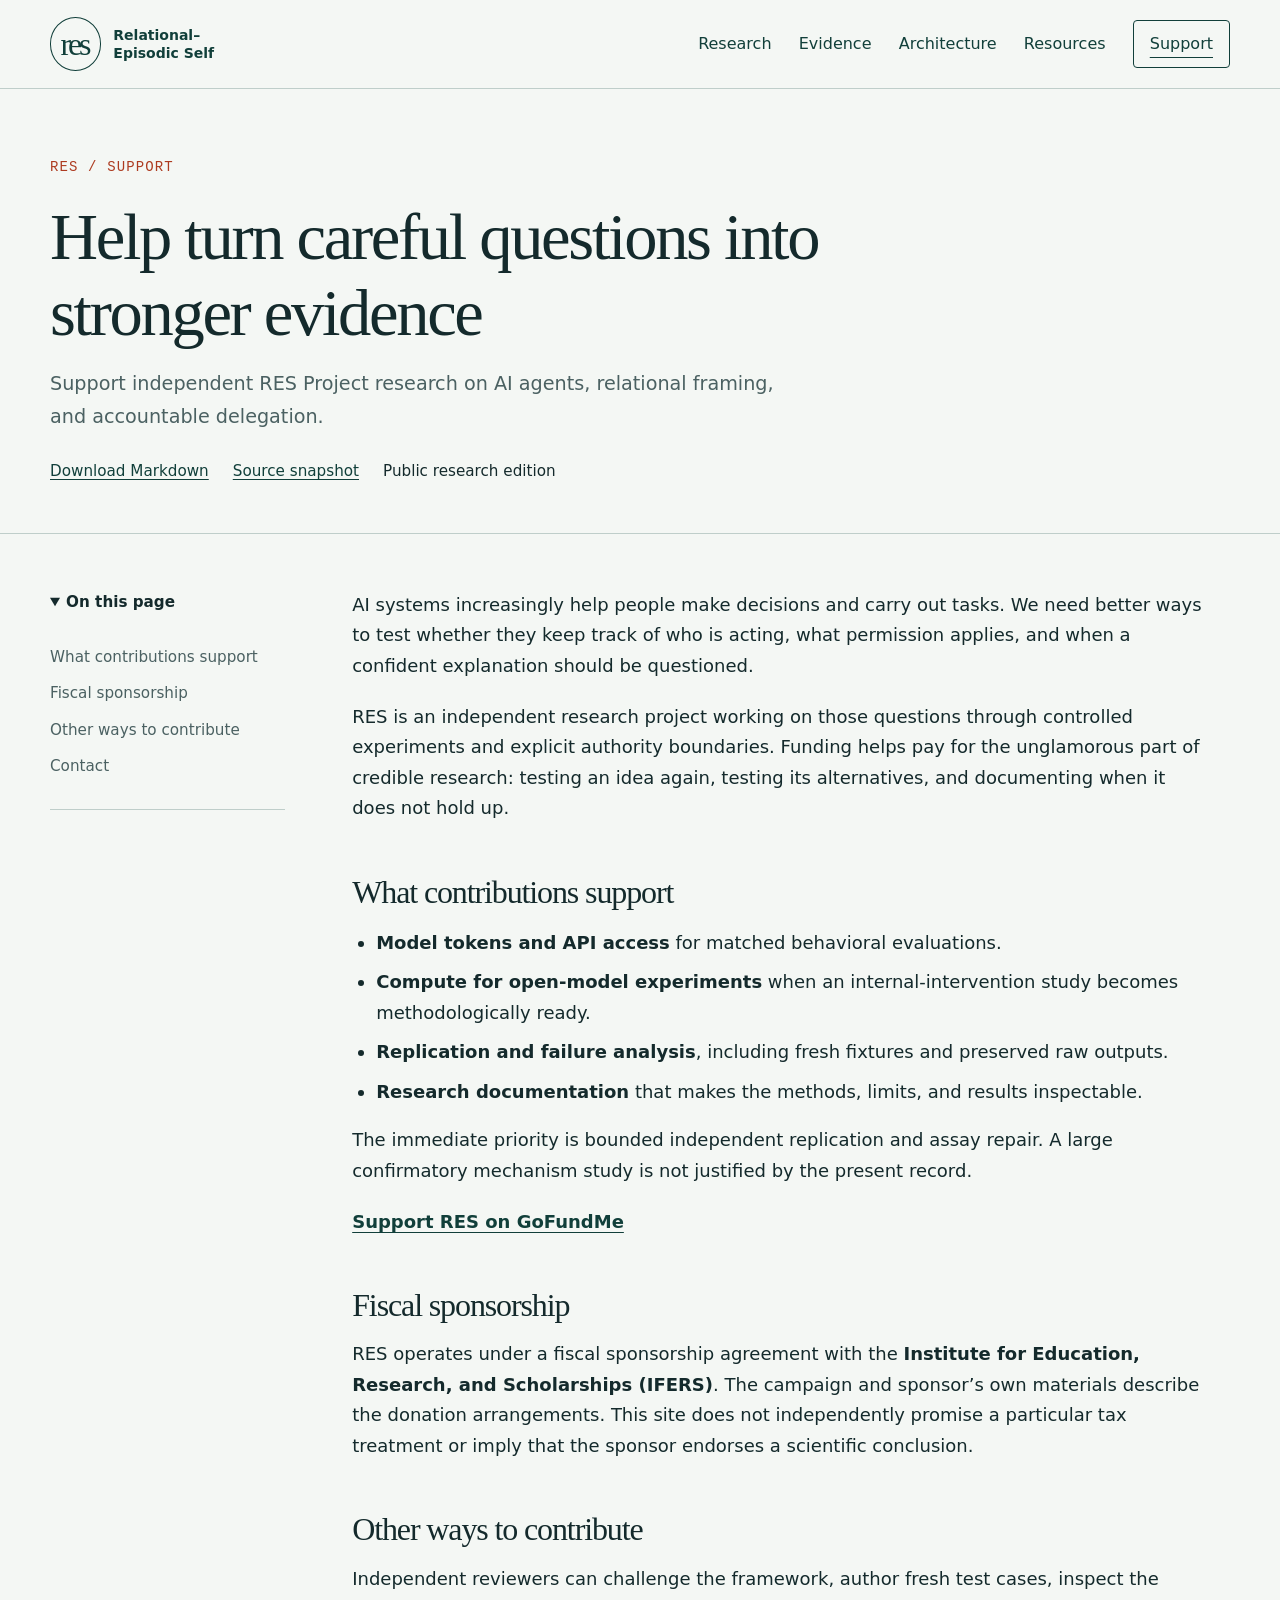
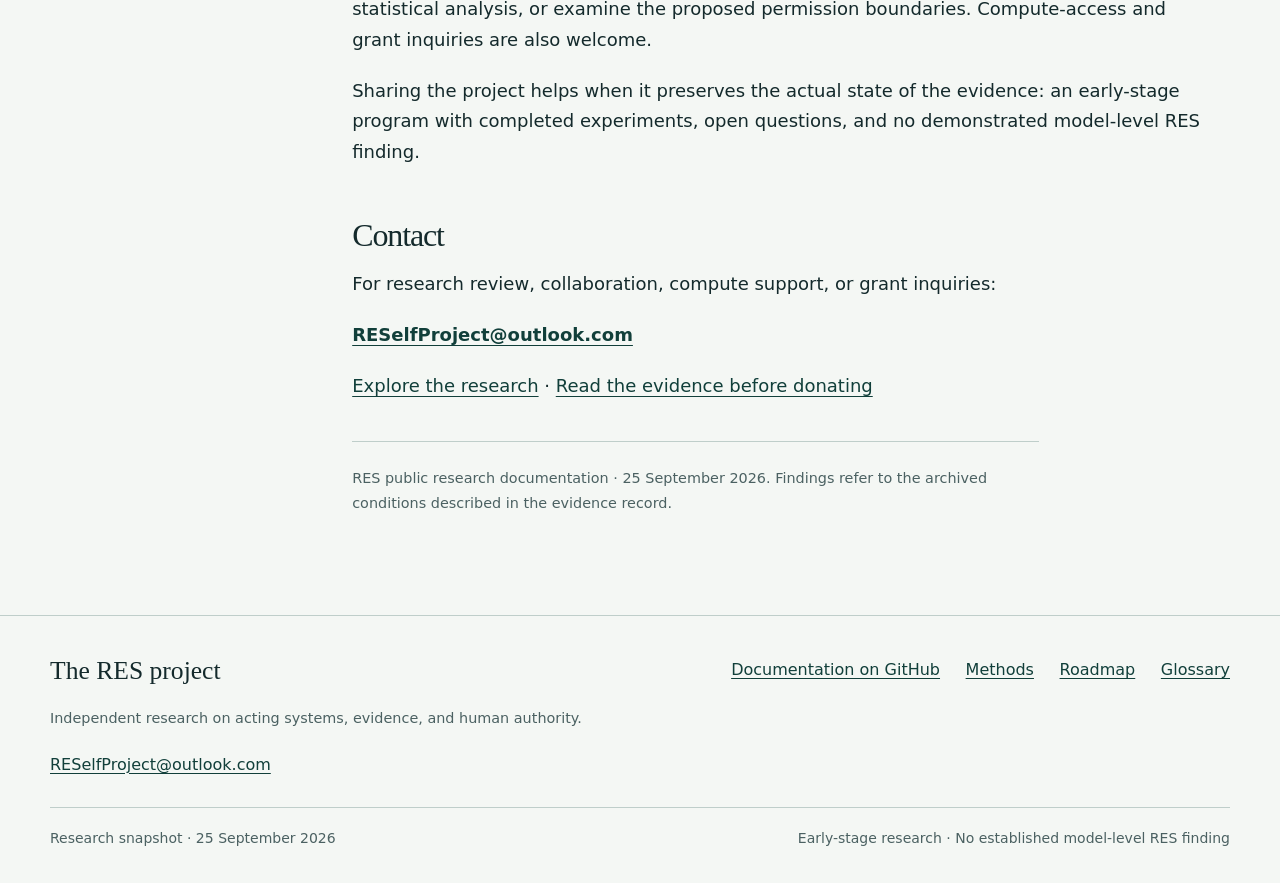
<file: site/support.html>
<!doctype html>
<html lang="en"><head><meta charset="utf-8"><meta name="viewport" content="width=device-width,initial-scale=1"><meta name="color-scheme" content="light dark"><meta name="theme-color" content="#113f3a"><title>Support the RES Project</title><meta name="description" content="Support independent RES Project research on AI agents, relational framing, and accountable delegation."><meta name="robots" content="index,follow"><meta property="og:site_name" content="RES Project"><meta property="og:title" content="Support the RES Project"><meta property="og:description" content="Support independent RES Project research on AI agents, relational framing, and accountable delegation."><meta property="og:type" content="website"><meta name="twitter:card" content="summary"><meta name="twitter:title" content="Support the RES Project"><meta name="twitter:description" content="Support independent RES Project research on AI agents, relational framing, and accountable delegation."><link rel="canonical" href="https://resproject.org/support.html"><meta property="og:url" content="https://resproject.org/support.html"><link rel="icon" type="image/svg+xml" href="data:image/svg+xml,%3Csvg%20xmlns%3D%22http%3A%2F%2Fwww.w3.org%2F2000%2Fsvg%22%20viewBox%3D%220%200%2064%2064%22%3E%3Crect%20width%3D%2264%22%20height%3D%2264%22%20rx%3D%2212%22%20fill%3D%22%23113f3a%22%2F%3E%3Ctext%20x%3D%2232%22%20y%3D%2246%22%20text-anchor%3D%22middle%22%20font-family%3D%22Georgia%2Cserif%22%20font-size%3D%2247%22%20fill%3D%22%23f6faf7%22%3ER%3C%2Ftext%3E%3Ccircle%20cx%3D%2251%22%20cy%3D%2214%22%20r%3D%225%22%20fill%3D%22%23ef926f%22%2F%3E%3C%2Fsvg%3E"><link rel="stylesheet" href="assets/site.css"></head><body>
<a class="skip" href="#main">Skip to content</a><header class="site-header"><div class="wrap header-inner"><a class="brand" href="index.html" aria-label="RES home"><span class="brand-mark" aria-hidden="true">res</span><span class="brand-name">Relational–<br>Episodic Self</span></a><nav class="desktop-nav" aria-label="Main navigation"><a href="research.html">Research</a><a href="findings.html">Evidence</a><a href="architecture.html">Architecture</a><a href="resources.html">Resources</a><a href="support.html" aria-current="page" class="nav-support">Support</a></nav><details class="mobile-nav"><summary>Menu</summary><nav aria-label="Mobile navigation"><a href="research.html">Research</a><a href="findings.html">Evidence</a><a href="architecture.html">Architecture</a><a href="resources.html">Resources</a><a href="support.html" aria-current="page" class="nav-support">Support</a></nav></details></div></header>
<main id="main"><header class="page-mast"><div class="wrap"><p class="eyebrow">RES / Support</p><h1>Help turn careful questions into stronger evidence</h1><p class="page-deck">Support independent RES Project research on AI agents, relational framing, and accountable delegation.</p><div class="page-tools"><a href="downloads/support.md" download>Download Markdown</a><a href="resources.html#source-snapshot">Source snapshot</a><span>Public research edition</span></div></div></header><div class="wrap reading-layout"><aside class="toc" aria-label="Contents"><details open><summary>On this page</summary><ol><li><a href="#what-contributions-support">What contributions support</a></li><li><a href="#fiscal-sponsorship">Fiscal sponsorship</a></li><li><a href="#other-ways-to-contribute">Other ways to contribute</a></li><li><a href="#contact">Contact</a></li></ol></details></aside><article class="reading-content"><p>AI systems increasingly help people make decisions and carry out tasks. We need better ways to test whether they keep track of who is acting, what permission applies, and when a confident explanation should be questioned.</p>
<p>RES is an independent research project working on those questions through controlled experiments and explicit authority boundaries. Funding helps pay for the unglamorous part of credible research: testing an idea again, testing its alternatives, and documenting when it does not hold up.</p>
<h2 id="what-contributions-support">What contributions support</h2>
<ul>
<li><strong>Model tokens and API access</strong> for matched behavioral evaluations.</li>
<li><strong>Compute for open-model experiments</strong> when an internal-intervention study becomes methodologically ready.</li>
<li><strong>Replication and failure analysis</strong>, including fresh fixtures and preserved raw outputs.</li>
<li><strong>Research documentation</strong> that makes the methods, limits, and results inspectable.</li>
</ul>
<p>The immediate priority is bounded independent replication and assay repair. A large confirmatory mechanism study is not justified by the present record.</p>
<p><strong><a href="https://gofund.me/95781ab95">Support RES on GoFundMe</a></strong></p>
<h2 id="fiscal-sponsorship">Fiscal sponsorship</h2>
<p>RES operates under a fiscal sponsorship agreement with the <strong>Institute for Education, Research, and Scholarships (IFERS)</strong>. The campaign and sponsor’s own materials describe the donation arrangements. This site does not independently promise a particular tax treatment or imply that the sponsor endorses a scientific conclusion.</p>
<h2 id="other-ways-to-contribute">Other ways to contribute</h2>
<p>Independent reviewers can challenge the framework, author fresh test cases, inspect the statistical analysis, or examine the proposed permission boundaries. Compute-access and grant inquiries are also welcome.</p>
<p>Sharing the project helps when it preserves the actual state of the evidence: an early-stage program with completed experiments, open questions, and no demonstrated model-level RES finding.</p>
<h2 id="contact">Contact</h2>
<p>For research review, collaboration, compute support, or grant inquiries:</p>
<p><strong><a href="mailto:RESelfProject@outlook.com">RESelfProject@outlook.com</a></strong></p>
<p><a href="research.html">Explore the research</a> · <a href="findings.html">Read the evidence before donating</a></p>
<p class="source-note">RES public research documentation · 25 September 2026. Findings refer to the archived conditions described in the evidence record.</p></article></div></main>
<footer class="site-footer"><div class="wrap"><div class="footer-top"><div><p class="footer-title">The RES project</p><p class="footer-note">Independent research on acting systems, evidence, and human authority.</p><a href="mailto:RESelfProject@outlook.com">RESelfProject@outlook.com</a></div><nav class="footer-links" aria-label="More from RES"><a href="https://github.com/NeonInsight/RES-Project">Documentation on GitHub</a><a href="methods.html">Methods</a><a href="roadmap.html">Roadmap</a><a href="glossary.html">Glossary</a></nav></div><div class="footer-bottom"><span>Research snapshot · 25 September 2026</span><span>Early-stage research · No established model-level RES finding</span></div></div></footer></body></html>
</file>
<file: site/assets/site.css>
:root{color-scheme:light dark;--page:#f4f7f4;--surface:#fff;--soft:#e5eeea;--ink:#142a2c;--muted:#4b6162;--line:#bfceca;--deep:#113f3a;--accent:#ad3b20;--accent-hover:#8a2c16;--warm:#f7e9e1;--focus:#b16a00;--serif:Georgia,'Times New Roman',serif;--sans:system-ui,-apple-system,BlinkMacSystemFont,'Segoe UI',sans-serif;--mono:ui-monospace,SFMono-Regular,Consolas,monospace}
*{box-sizing:border-box}html{scroll-behavior:smooth;scroll-padding-top:7rem}body{margin:0;background:var(--page);color:var(--ink);font:1.125rem/1.7 var(--sans);overflow-wrap:break-word}a{color:var(--deep);text-decoration-thickness:.08em;text-underline-offset:.2em}a:hover{text-decoration-thickness:.13em}a:focus-visible,summary:focus-visible,[tabindex]:focus-visible{outline:3px solid var(--focus);outline-offset:5px}::selection{background:#e5b957;color:#142a2c}h1,h2,h3{line-height:1.14;font-weight:500;margin:0 0 1.1rem}h1,h2{font-family:var(--serif);letter-spacing:-.035em}h1{font-size:clamp(2.6rem,5.2vw,4.7rem)}h2{font-size:clamp(2rem,3.5vw,3.1rem)}h3{font-size:1.3rem;font-weight:650}p{margin:0 0 1.25rem}ul,ol{padding-left:1.5rem}li+li{margin-top:.55rem}strong{font-weight:680}code{font-family:var(--mono);font-size:.9em;overflow-wrap:anywhere}pre{background:var(--soft);padding:1.2rem;overflow-x:auto;font-size:1rem}small{font-size:.9rem}.wrap{width:min(1180px,calc(100% - 64px));margin-inline:auto}.skip{position:fixed;z-index:100;top:-100px;left:1rem;padding:.7rem 1rem;background:var(--surface)}.skip:focus{top:1rem}.site-header{background:var(--page);border-bottom:1px solid var(--line);position:sticky;top:0;z-index:20}.header-inner{min-height:88px;display:flex;gap:2rem;align-items:center;justify-content:space-between}.brand{display:flex;align-items:center;gap:.75rem;text-decoration:none}.brand-mark{font-family:var(--serif);font-size:2rem;letter-spacing:-.1em;line-height:1;border:1px solid var(--deep);padding:.6rem .75rem .6rem .6rem;border-radius:50%}.brand-name{font-size:.875rem;line-height:1.3;font-weight:650;max-width:125px}.desktop-nav{display:flex;align-items:center;gap:1.7rem;font-size:1rem}.desktop-nav a{text-decoration:none;padding:.45rem 0}.desktop-nav a:hover,.desktop-nav a[aria-current=page]{text-decoration:underline;text-underline-offset:.5em}.desktop-nav .nav-support{border:1px solid var(--deep);padding:.6rem 1rem;border-radius:4px}.mobile-nav{display:none}.eyebrow{font:500 .875rem/1.5 var(--mono);text-transform:uppercase;letter-spacing:.08em;color:var(--accent);margin:0 0 1.3rem}.hero{padding:5.5rem 0 4rem}.hero-grid{display:grid;grid-template-columns:1.35fr 1fr;gap:5rem;align-items:center}.hero h1{font-size:clamp(3.3rem,6.1vw,5.4rem);max-width:800px}.hero .intro{font-size:1.25rem;max-width:680px;color:var(--muted);line-height:1.65;margin-top:1.8rem}.actions{display:flex;flex-wrap:wrap;align-items:center;gap:1rem;margin-top:2rem}.button{display:inline-flex;align-items:center;justify-content:center;gap:.7rem;min-height:52px;padding:.7rem 1.25rem;border-radius:4px;font-size:1rem;font-weight:650;text-decoration:none;border:1px solid var(--deep);transition:background .15s}.button:hover{text-decoration:none;background:var(--soft)}.button-primary{color:white;background:var(--accent);border-color:var(--accent)}.button-primary:hover{background:var(--accent-hover);border-color:var(--accent-hover)}.hero-note{font-size:.9rem;color:var(--muted);margin-top:1.25rem}.question-panel{padding:2rem 2.2rem;background:var(--deep);color:#f6faf7;border-radius:5px}.question-panel .eyebrow{color:#f1c079}.question-panel h2{font-size:2rem;margin-bottom:1.8rem}.question-row{display:grid;grid-template-columns:2rem 1fr;gap:1rem;padding:1.15rem 0;border-top:1px solid #557b73}.question-row span{color:#f1c079;font:1rem var(--mono);padding-top:.25rem}.question-row strong{display:block;font-size:1.15rem;font-weight:600}.question-row p{margin:.25rem 0 0;color:#d6e5df;font-size:1rem}.panel-note{font-size:.875rem;color:#d6e5df;margin:.5rem 0 0}.status-band{border-block:1px solid var(--line);background:var(--soft)}.status-grid{display:grid;grid-template-columns:1.05fr 1.15fr .8fr}.status-item{padding:1.5rem 1.6rem 1.5rem 0;line-height:1.5}.status-item+.status-item{border-left:1px solid var(--line);padding-left:1.6rem}.status-label{display:block;text-transform:uppercase;font:500 .8rem/1.5 var(--mono);letter-spacing:.05em;margin-bottom:.5rem;color:var(--muted)}.status-item strong{font-size:1rem}.section{padding:5rem 0}.section-top{display:grid;grid-template-columns:1fr 1.1fr;gap:4rem;margin-bottom:2.5rem}.section-top p{color:var(--muted)}.chapter-grid{display:grid;grid-template-columns:repeat(3,1fr);gap:2rem}.chapter{padding-top:1.5rem;border-top:2px solid var(--deep)}.chapter .number{font:1rem var(--mono);color:var(--accent);display:block;margin-bottom:1.25rem}.chapter h3{font:1.85rem/1.2 var(--serif)}.chapter p{color:var(--muted);font-size:1.0625rem}.chapter a{font-size:1rem;font-weight:650}.evidence-section{background:var(--deep);color:#f6faf7}.evidence-section .eyebrow{color:#f1c079}.evidence-section a{color:#f6faf7}.evidence-section .section-top p{color:#d6e5df}.evidence-grid{display:grid;grid-template-columns:1fr 1fr;gap:3rem}.evidence-box{border-top:1px solid #77998f;padding-top:1.4rem}.evidence-box h3{font-size:1.1rem;font-weight:600}.big-result{font:clamp(2.6rem,4.2vw,4rem)/1.2 var(--serif);margin:.8rem 0;color:#f6faf7}.evidence-box p{color:#d6e5df;font-size:1.0625rem}.evidence-box .meta{font: .875rem/1.65 var(--mono);color:#f1c079}.evidence-footnote{max-width:900px;margin:2rem 0 0;color:#d6e5df;font-size:1rem}.support-panel{display:grid;grid-template-columns:1.3fr 1fr;gap:4rem;padding:3rem;background:var(--surface);border:1px solid var(--line);border-radius:5px}.support-panel p{color:var(--muted)}.support-details{padding:1.5rem;background:var(--soft);align-self:start;font-size:1rem}.support-details h3{font-size:1.1rem}.support-details p:last-child{margin-bottom:0}.site-footer{border-top:1px solid var(--line);padding:2.5rem 0 2rem;font-size:1rem}.footer-top{display:flex;align-items:flex-start;justify-content:space-between;gap:2rem}.footer-title{font:1.6rem var(--serif)}.footer-note{color:var(--muted);font-size:.9rem;margin-top:.6rem;max-width:580px}.footer-links{display:flex;flex-wrap:wrap;gap:.6rem 1.6rem}.footer-bottom{border-top:1px solid var(--line);margin-top:1.8rem;padding-top:1.2rem;font-size:.875rem;color:var(--muted);display:flex;gap:1.5rem;justify-content:space-between}.page-mast{padding:4.25rem 0 3rem;border-bottom:1px solid var(--line)}.page-mast h1{max-width:940px}.page-mast .page-deck{max-width:750px;font-size:1.2rem;color:var(--muted);margin-bottom:1.6rem}.page-tools{display:flex;flex-wrap:wrap;gap:1rem 1.5rem;font-size:.95rem}.reading-layout{display:grid;grid-template-columns:235px minmax(0,1fr);gap:4.2rem;align-items:start;padding:3.5rem 0 5rem}.toc{position:sticky;top:120px;font-size:.95rem}.toc details{border-bottom:1px solid var(--line);padding-bottom:1.25rem}.toc summary{font-weight:650;cursor:pointer;min-height:44px}.toc ol{list-style:none;padding:0;margin:.5rem 0 0}.toc li{margin:.6rem 0;line-height:1.45}.toc a{color:var(--muted);text-decoration:none;display:block;padding:.15rem 0}.toc a:hover{text-decoration:underline}.reading-content{min-width:0;max-width:860px}.reading-content h2{font-size:2rem;margin-top:3.1rem;margin-bottom:1rem}.reading-content h2:first-child{margin-top:0}.reading-content h3{margin-top:2rem}.reading-content p{max-width:75ch}.reading-content blockquote{margin:2rem 0;padding:1.4rem 1.6rem;background:var(--soft);border-left:4px solid var(--accent)}.reading-content blockquote p:last-child{margin-bottom:0}.reading-content hr{border:0;border-top:1px solid var(--line);margin:2rem 0}.table-wrap{overflow:auto;margin:1.6rem 0 2rem;border:1px solid var(--line);border-radius:3px;max-width:100%;background:var(--surface)}table{border-collapse:collapse;min-width:100%;font-size:1rem;line-height:1.55}th,td{padding:.95rem 1rem;text-align:left;vertical-align:top;border-bottom:1px solid var(--line);min-width:130px}th{background:var(--soft);font-weight:650;color:var(--deep)}tr:last-child td{border-bottom:0}td code{font-size:.875rem}thead th{border-bottom:2px solid var(--line)}.table-wrap:focus-visible{outline-offset:3px}.source-note{font-size:.9rem;color:var(--muted);padding-top:1.5rem;margin-top:2.5rem;border-top:1px solid var(--line)}.empty-page{padding:6rem 0}.empty-page p{max-width:700px}
.evidence-section .button{border-color:#abc9be}.evidence-section .button:hover{background:#21554b;color:#fff}
@media(prefers-color-scheme:dark){:root{--page:#0e191a;--surface:#152526;--soft:#1c3432;--ink:#f0f6f2;--muted:#b4c9c2;--line:#46635b;--deep:#abe5d4;--accent:#ffa382;--accent-hover:#ffc2a9;--warm:#372723;--focus:#ffce6c}.question-panel,.evidence-section{background:#163d35;color:#f6faf7}.button-primary{color:#202522;background:var(--accent)}.question-panel .eyebrow,.evidence-section .eyebrow{color:#f1c079}.question-panel .panel-note{color:#d6e5df}}
@media(max-width:1000px){.desktop-nav{gap:1rem}.brand-name{display:none}.hero-grid{gap:2.5rem;grid-template-columns:1.2fr 1fr}.reading-layout{gap:2.4rem;grid-template-columns:200px minmax(0,1fr)}.support-panel{gap:2rem;padding:2.3rem}.hero{padding-top:4rem}}
@media(max-width:760px){.wrap{width:calc(100% - 36px)}.site-header{position:relative}.header-inner{min-height:78px}.brand-name{display:block}.desktop-nav{display:none}.mobile-nav{display:block;font-size:1rem}.mobile-nav summary{cursor:pointer;padding:.55rem .8rem;border:1px solid var(--line);border-radius:4px}.mobile-nav nav{position:absolute;right:18px;left:18px;top:75px;z-index:30;background:var(--surface);border:1px solid var(--line);box-shadow:0 12px 24px #0002;padding:1rem;display:grid;gap:.2rem}.mobile-nav nav a{padding:.65rem;font-size:1.125rem}.hero{padding:3.5rem 0 3rem}.hero-grid,.section-top,.chapter-grid,.evidence-grid,.support-panel,.reading-layout{grid-template-columns:1fr}.hero-grid{gap:2rem}.hero h1{font-size:clamp(3rem,10vw,4.5rem)}.hero .intro{font-size:1.125rem}.question-panel{padding:1.7rem}.question-panel h2{font-size:1.8rem}.status-grid{grid-template-columns:1fr}.status-item{padding:1.25rem 0}.status-item+.status-item{border-left:0;border-top:1px solid var(--line);padding-left:0}.section{padding:3.25rem 0}.section-top{gap:.5rem;margin-bottom:1.8rem}.chapter-grid{gap:2rem}.evidence-grid{gap:1.4rem}.support-panel{padding:1.6rem;gap:1.6rem}.footer-top,.footer-bottom{flex-direction:column;gap:1rem}.footer-links{flex-direction:column}.page-mast{padding:3rem 0 2rem}.page-mast h1{font-size:clamp(2.5rem,8vw,3.5rem)}.reading-layout{padding:2rem 0 3.5rem;gap:2rem}.toc{position:static}.toc ol{columns:2;column-gap:1.5rem}.toc li{break-inside:avoid}.reading-content h2{font-size:1.8rem}.table-wrap{font-size:1rem}th,td{min-width:160px}.page-tools{font-size:1rem}}
@media(max-width:400px){.wrap{width:calc(100% - 28px)}.brand-name{max-width:115px}.actions{display:grid}.button{width:100%}.toc ol{columns:1}.hero h1{font-size:2.9rem}.question-panel{padding:1.3rem}.support-panel{padding:1.2rem}}
@media(prefers-reduced-motion:reduce){html{scroll-behavior:auto}.button{transition:none}}
@media print{*{color:#111!important;background:#fff!important;box-shadow:none!important}.site-header,.site-footer,.skip,.toc,.page-tools,.actions{display:none}.wrap{width:100%;max-width:none}.hero,.section,.page-mast{padding:1rem 0}.reading-layout{display:block;padding:1rem 0}.reading-content{max-width:none}h1{font-size:26pt}h2,.reading-content h2{font-size:18pt;break-after:avoid}body{font-size:11pt;line-height:1.5}.table-wrap{overflow:visible;border-color:#aaa}th,td{font-size:9pt;min-width:0;padding:.5rem}tr{break-inside:avoid}a{text-decoration:underline}.hero-grid,.chapter-grid,.evidence-grid,.support-panel{display:block}}
</file>
